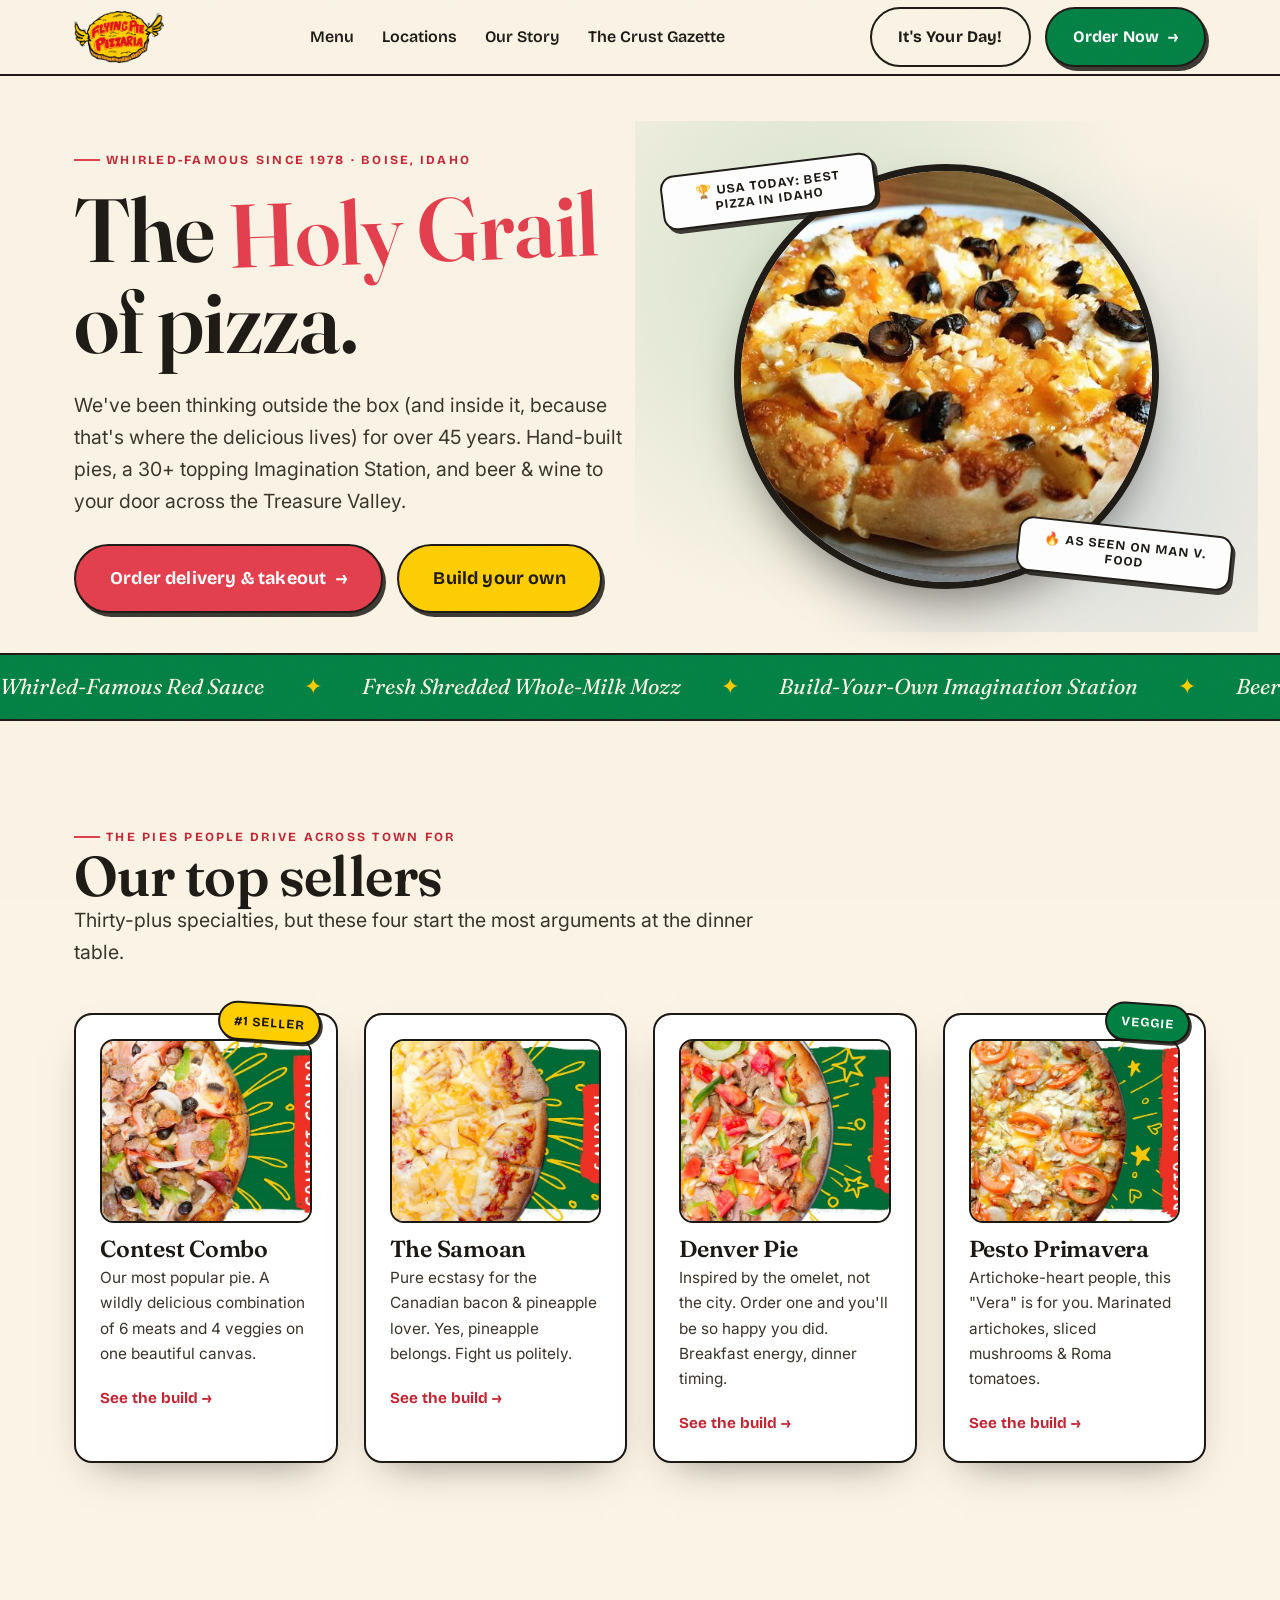
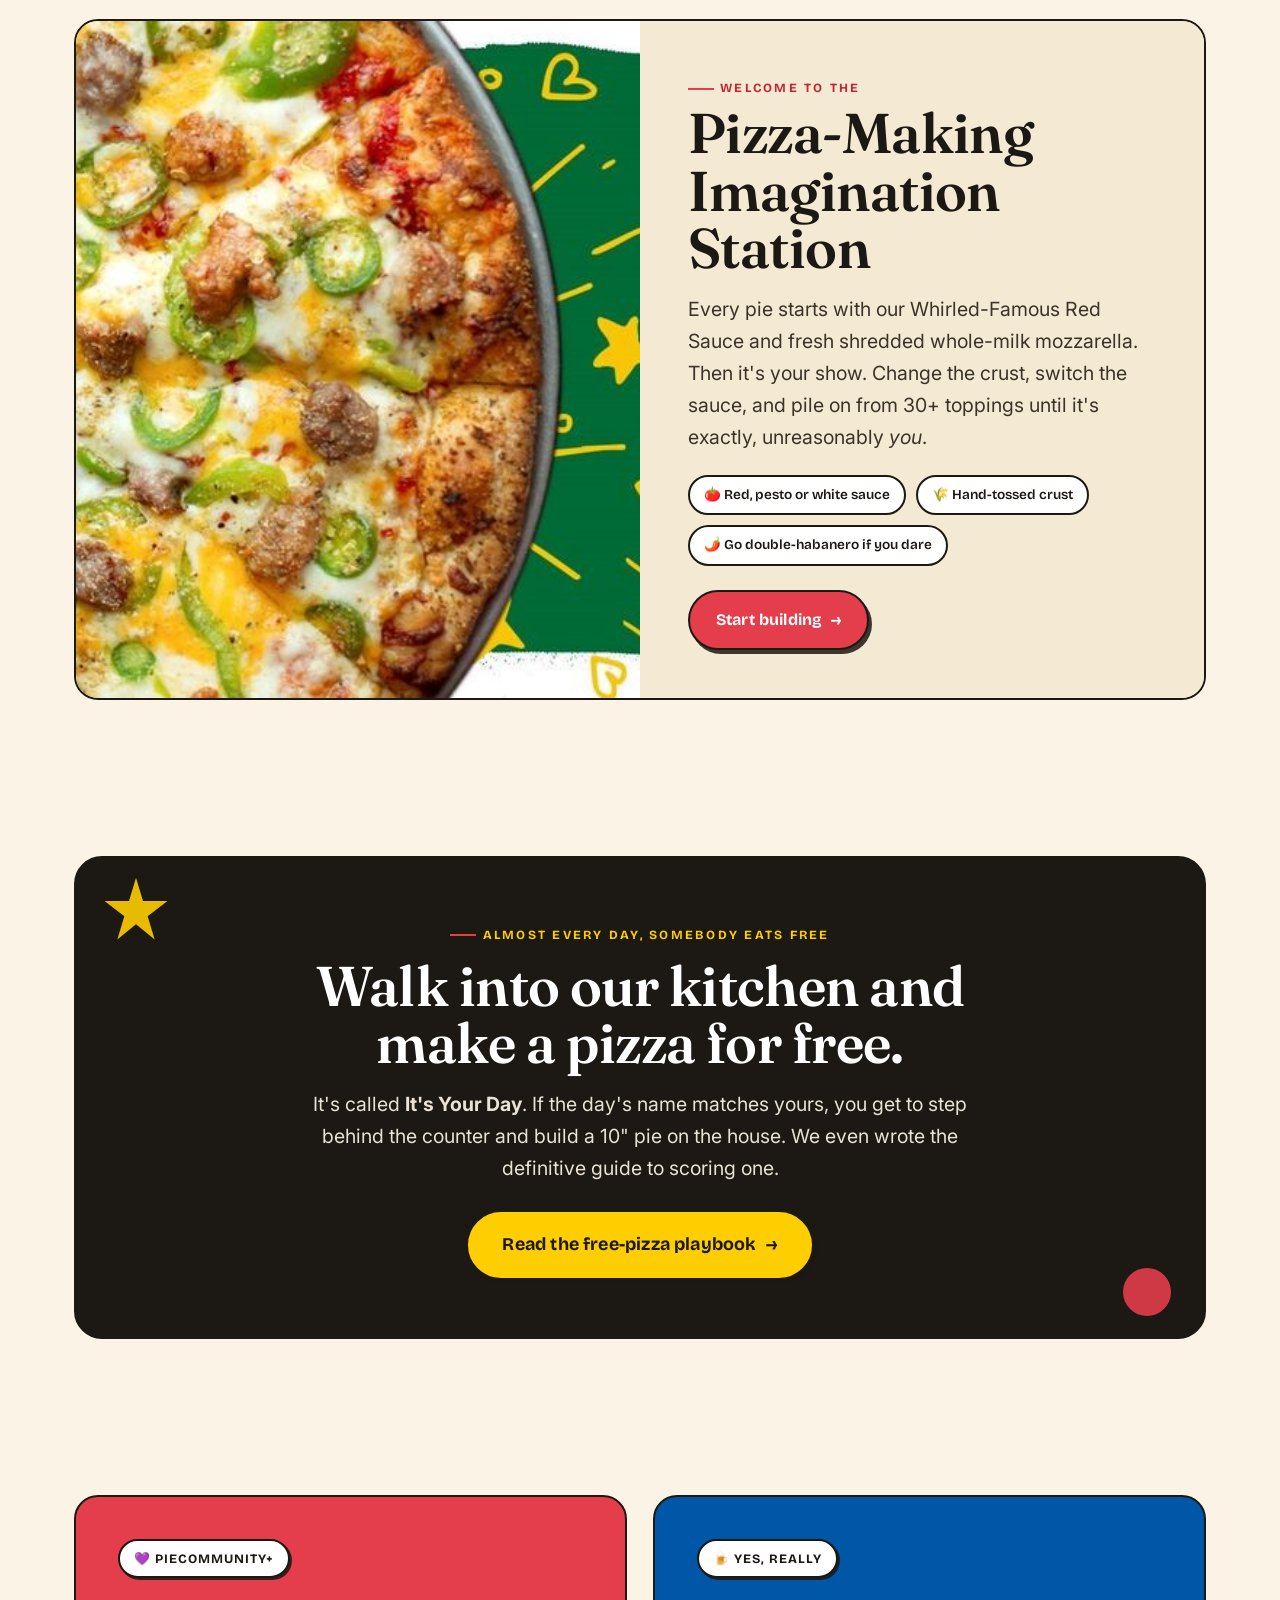
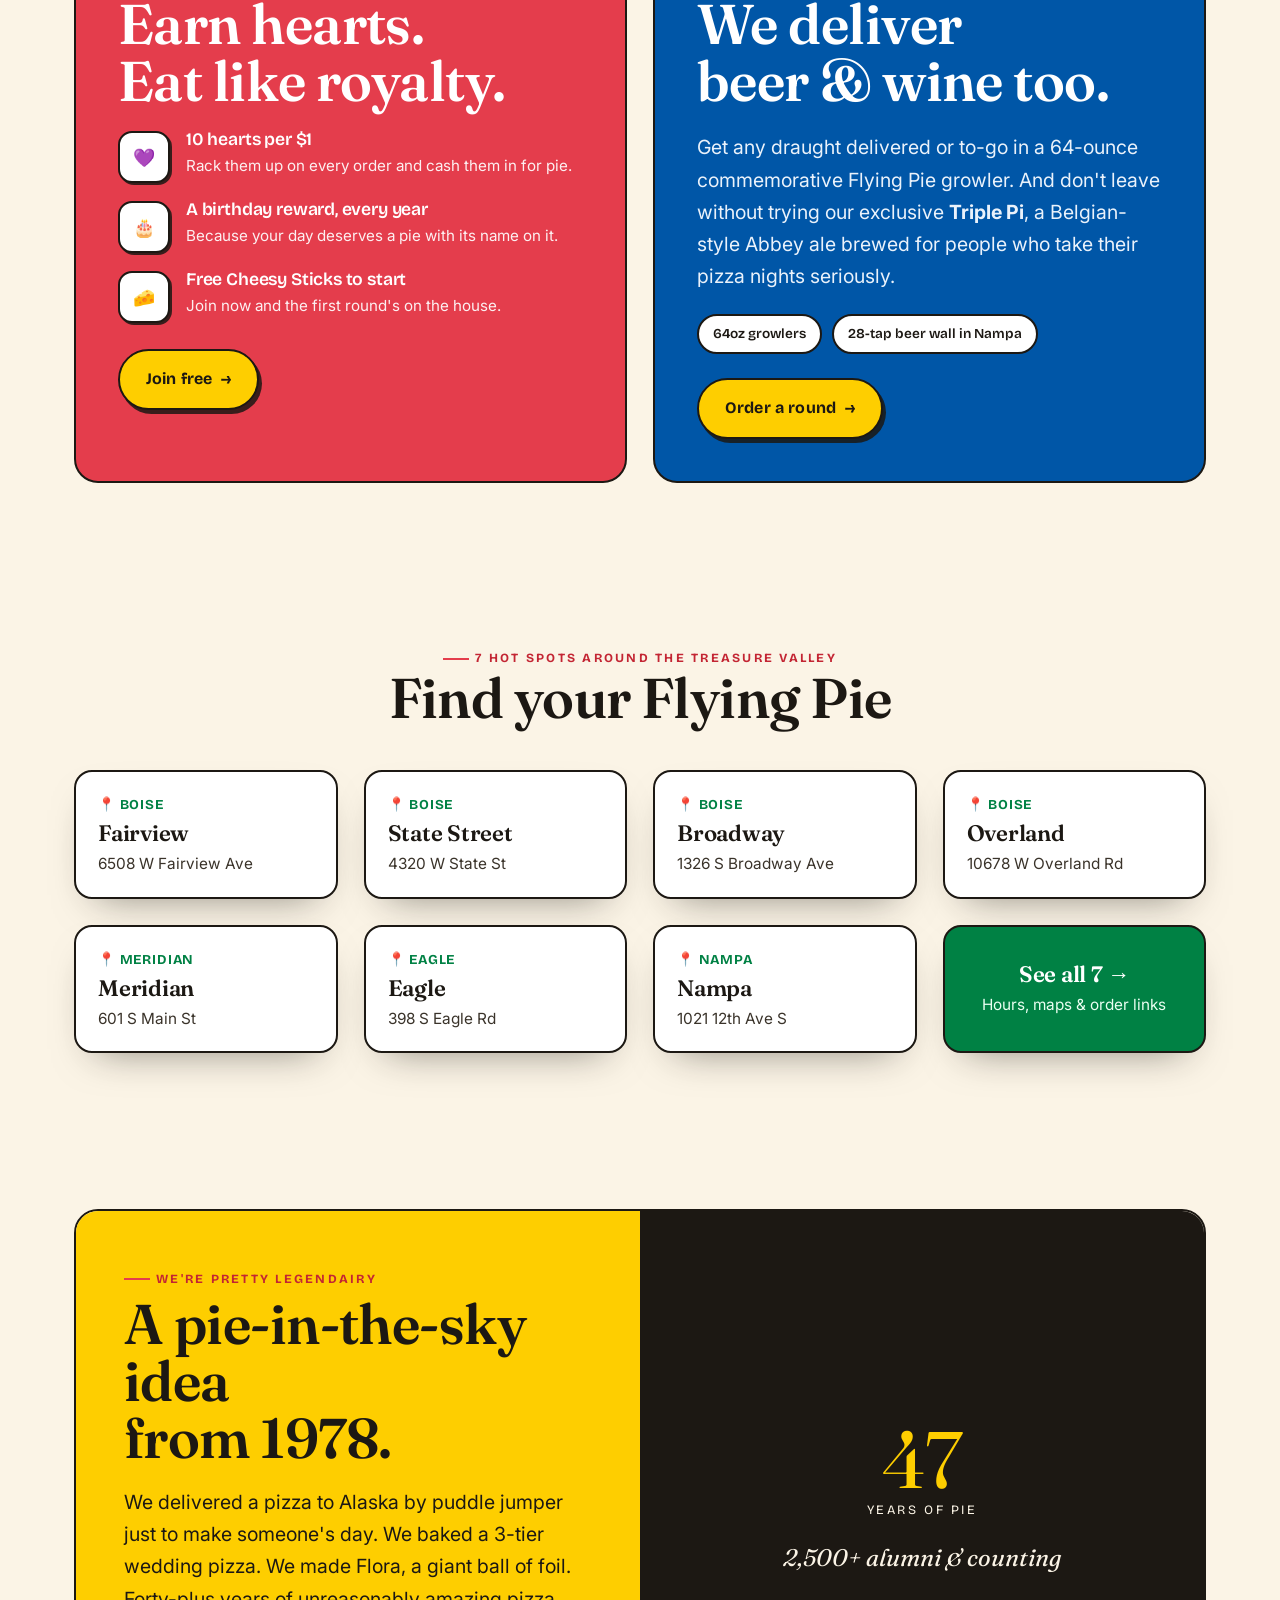
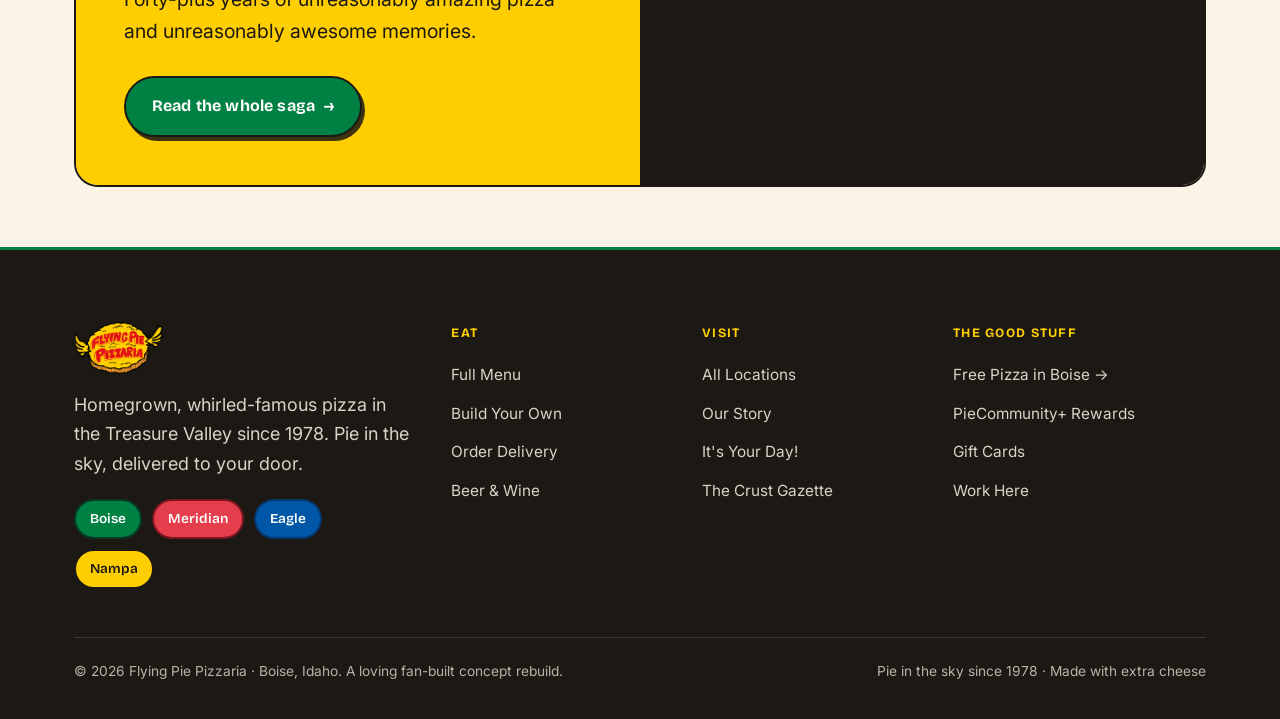
<file: index.html>
<!DOCTYPE html>
<html lang="en">
<head>
<meta charset="UTF-8">
<meta name="viewport" content="width=device-width, initial-scale=1.0">
<title>Flying Pie Pizzaria · The Holy Grail of Pizza in Boise, Idaho</title>
<meta name="description" content="Homegrown, whirled-famous pizza in Boise, Meridian, Eagle & Nampa since 1978. Build your own at the Imagination Station, score a free pie on your day, and get it delivered hot. 7 Treasure Valley locations.">
<link rel="canonical" href="https://flyingpie.example/">
<meta property="og:title" content="Flying Pie Pizzaria · The Holy Grail of Pizza">
<meta property="og:description" content="Unreasonably amazing pizza in the Treasure Valley since 1978. Seven locations, one obsession.">
<meta property="og:type" content="website">
<link rel="icon" type="image/svg+xml" href="assets/logo.svg">
<link rel="preconnect" href="https://fonts.googleapis.com">
<link rel="preconnect" href="https://fonts.gstatic.com" crossorigin>
<link href="https://fonts.googleapis.com/css2?family=Bricolage+Grotesque:opsz,wght@12..96,600;12..96,700;12..96,800&family=Fraunces:ital,opsz,wght@0,9..144,500;0,9..144,600;1,9..144,500;1,9..144,600&family=Inter:wght@400;500;600;700&display=swap" rel="stylesheet">
<link rel="stylesheet" href="css/style.css">
<script type="application/ld+json">
{
  "@context":"https://schema.org",
  "@type":"Restaurant",
  "name":"Flying Pie Pizzaria",
  "servesCuisine":"Pizza",
  "priceRange":"$$",
  "url":"https://flyingpie.example/",
  "foundingDate":"1978",
  "areaServed":["Boise","Meridian","Eagle","Nampa"],
  "aggregateRating":{"@type":"AggregateRating","ratingValue":"4.7","reviewCount":"5200"},
  "department":[
    {"@type":"Restaurant","name":"Flying Pie Fairview","telephone":"+12083450000","address":{"@type":"PostalAddress","streetAddress":"6508 W Fairview Ave","addressLocality":"Boise","addressRegion":"ID","postalCode":"83704"}},
    {"@type":"Restaurant","name":"Flying Pie Meridian","telephone":"+12088889500","address":{"@type":"PostalAddress","streetAddress":"601 S Main St","addressLocality":"Meridian","addressRegion":"ID","postalCode":"83642"}},
    {"@type":"Restaurant","name":"Flying Pie Nampa","telephone":"+12084537400","address":{"@type":"PostalAddress","streetAddress":"1021 12th Ave S","addressLocality":"Nampa","addressRegion":"ID","postalCode":"83651"}},
    {"@type":"Restaurant","name":"Flying Pie Eagle","telephone":"+12083985300","address":{"@type":"PostalAddress","streetAddress":"398 S Eagle Rd","addressLocality":"Eagle","addressRegion":"ID","postalCode":"83616"}}
  ]
}
</script>
</head>
<body>
<header class="nav">
  <div class="wrap nav__row">
    <a class="brandmark" href="index.html" aria-label="Flying Pie home"><img src="assets/flying-pie-logo.png" alt="Flying Pie Pizzaria" class="logo-img"></a>
    <nav class="nav__links" aria-label="Primary">
      <a href="menu.html">Menu</a>
      <a href="locations.html">Locations</a>
      <a href="about.html">Our Story</a>
      <a href="blog/index.html">The Crust Gazette</a>
    </nav>
    <div class="nav__cta">
      <a href="about.html" class="btn btn--ghost" style="box-shadow:none">It's Your Day!</a>
      <a href="order.html" class="btn btn--green">Order Now <span class="arr">&rarr;</span></a>
    </div>
    <button class="nav__burger" aria-label="Menu" aria-expanded="false"><span></span><span></span><span></span></button>
  </div>
</header>
<nav class="mobile-menu" aria-label="Mobile">
  <a href="menu.html">Menu</a>
  <a href="locations.html">Locations</a>
  <a href="about.html">Our Story</a>
  <a href="blog/index.html">The Crust Gazette</a>
  <a href="blog/how-to-eat-pizza-for-free-in-boise.html">Free Pizza Guide</a>
  <a href="order.html" class="btn btn--red">Order Now &rarr;</a>
</nav>

<section class="hero">
  <div class="wrap hero__grid">
    <div class="reveal">
      <span class="eyebrow">Whirled-famous since 1978 · Boise, Idaho</span>
      <h1>The <span class="pop">Holy&nbsp;Grail</span><br>of pizza.</h1>
      <p class="lead">We've been thinking outside the box (and inside it, because that's where the delicious lives) for over 45 years. Hand-built pies, a 30+ topping Imagination Station, and beer &amp; wine to your door across the Treasure Valley.</p>
      <div style="display:flex;gap:14px;flex-wrap:wrap;margin-top:26px">
        <a href="order.html" class="btn btn--red btn--lg">Order delivery &amp; takeout <span class="arr">&rarr;</span></a>
        <a href="order.html" class="btn btn--yellow btn--lg">Build your own</a>
      </div>
    </div>
    <div class="hero__art">
      <div class="hero__sky"></div>
      <span class="badge hero-sticker hero-sticker--tl">🏆 USA Today: Best Pizza in Idaho</span>
      <span class="badge hero-sticker hero-sticker--br">🔥 As seen on Man v. Food</span>
      <img class="hero__pizza" src="assets/food/fd188f29503646159f7cbcb5f861093c.jpg" alt="A whirled-famous Flying Pie pizza, loaded and fresh from the oven" width="440" height="440">
    </div>
  </div>
</section>

<div class="marquee" aria-hidden="true">
  <div class="marquee__track">
    <span>Whirled-Famous Red Sauce</span><span>Fresh Shredded Whole-Milk Mozz</span><span>Build-Your-Own Imagination Station</span><span>Beer &amp; Wine Delivered</span><span>It's Your Day!</span><span>Homegrown Since 1978</span>
  </div>
</div>

<section class="section">
  <div class="wrap">
    <div class="sec-head reveal">
      <span class="eyebrow">The pies people drive across town for</span>
      <h2>Our top sellers</h2>
      <p class="lead">Thirty-plus specialties, but these four start the most arguments at the dinner table.</p>
    </div>
    <div class="grid grid-4">
      <article class="pcard reveal">
        <span class="badge pcard__tag bg-yellow" style="color:var(--ink)">#1 Seller</span>
        <img class="pcard__photo" src="assets/food/c717dc19bd1c4a53b7072cd13a81356d.jpg" alt="Contest Combo" loading="lazy">
        <h3>Contest Combo</h3>
        <p>Our most popular pie. A wildly delicious combination of 6 meats and 4 veggies on one beautiful canvas.</p>
        <a class="more" href="menu.html">See the build &rarr;</a>
      </article>
      <article class="pcard reveal">
        <img class="pcard__photo" src="assets/food/9041b096e27f4f92951b82354c9c50bd.jpg" alt="The Samoan" loading="lazy">
        <h3>The Samoan</h3>
        <p>Pure ecstasy for the Canadian bacon &amp; pineapple lover. Yes, pineapple belongs. Fight us politely.</p>
        <a class="more" href="menu.html">See the build &rarr;</a>
      </article>
      <article class="pcard reveal">
        <img class="pcard__photo" src="assets/food/568aaf280516451a9190871ef9cdd665.jpg" alt="Denver Pie" loading="lazy">
        <h3>Denver Pie</h3>
        <p>Inspired by the omelet, not the city. Order one and you'll be so happy you did. Breakfast energy, dinner timing.</p>
        <a class="more" href="menu.html">See the build &rarr;</a>
      </article>
      <article class="pcard reveal">
        <span class="badge pcard__tag bg-green" style="color:#fff">Veggie</span>
        <img class="pcard__photo" src="assets/food/a9f040e229954c0ea86165e3575755a6.jpg" alt="Pesto Primavera" loading="lazy">
        <h3>Pesto Primavera</h3>
        <p>Artichoke-heart people, this "Vera" is for you. Marinated artichokes, sliced mushrooms &amp; Roma tomatoes.</p>
        <a class="more" href="menu.html">See the build &rarr;</a>
      </article>
    </div>
  </div>
</section>

<section class="section-sm">
  <div class="wrap">
    <div class="panel split reveal">
      <div class="split__media" style="padding:0;overflow:hidden;background:var(--green)"><img src="assets/food/f576eafb0d984512952c0c2b07cd5561.jpg" alt="A build-your-own Flying Pie pizza loaded with toppings" style="width:100%;height:100%;min-height:340px;object-fit:cover" loading="lazy"></div>
      <div class="split__body bg-cream">
        <span class="eyebrow">Welcome to the</span>
        <h2 style="margin:.1em 0 .3em">Pizza-Making<br>Imagination Station</h2>
        <p class="lead">Every pie starts with our Whirled-Famous Red Sauce and fresh shredded whole-milk mozzarella. Then it's your show. Change the crust, switch the sauce, and pile on from 30+ toppings until it's exactly, unreasonably <em>you</em>.</p>
        <div class="chips" style="margin:18px 0 24px">
          <span class="chip">🍅 Red, pesto or white sauce</span>
          <span class="chip">🌾 Hand-tossed crust</span>
          <span class="chip">🌶️ Go double-habanero if you dare</span>
        </div>
        <a href="order.html" class="btn btn--red">Start building <span class="arr">&rarr;</span></a>
      </div>
    </div>
  </div>
</section>

<section class="section">
  <div class="wrap">
    <div class="ctaband bg-ink reveal" style="background:var(--ink)">
      <svg class="doodle" style="top:14px;left:24px;width:70px" viewBox="0 0 60 60"><path d="M30 4 L36 24 L57 24 L40 37 L46 57 L30 44 L14 57 L20 37 L3 24 L24 24 Z" fill="#fece00"/></svg>
      <svg class="doodle" style="bottom:14px;right:26px;width:60px" viewBox="0 0 60 60"><circle cx="30" cy="30" r="24" fill="#e43d4c"/></svg>
      <span class="eyebrow" style="color:var(--yellow);justify-content:center">Almost every day, somebody eats free</span>
      <h2 style="color:#fff;max-width:18ch;margin:.2em auto .3em">Walk into our kitchen and make a pizza for free.</h2>
      <p class="lead" style="color:var(--paper);margin:0 auto 26px;opacity:.92">It's called <strong>It's Your Day</strong>. If the day's name matches yours, you get to step behind the counter and build a 10" pie on the house. We even wrote the definitive guide to scoring one.</p>
      <a href="blog/how-to-eat-pizza-for-free-in-boise.html" class="btn btn--yellow btn--lg">Read the free-pizza playbook <span class="arr">&rarr;</span></a>
    </div>
  </div>
</section>

<section class="section-sm">
  <div class="wrap grid grid-2" style="align-items:stretch">
    <div class="panel bg-red reveal" style="padding:42px;color:#fff">
      <span class="badge" style="color:var(--ink)">💜 PieCommunity+</span>
      <h2 style="color:#fff;margin:.3em 0 .4em">Earn hearts.<br>Eat like royalty.</h2>
      <div style="display:flex;flex-direction:column;gap:18px;margin-top:10px">
        <div class="feature"><span class="feature__ico">💜</span><div><h4 style="color:#fff">10 hearts per $1</h4><p>Rack them up on every order and cash them in for pie.</p></div></div>
        <div class="feature"><span class="feature__ico">🎂</span><div><h4 style="color:#fff">A birthday reward, every year</h4><p>Because your day deserves a pie with its name on it.</p></div></div>
        <div class="feature"><span class="feature__ico">🧀</span><div><h4 style="color:#fff">Free Cheesy Sticks to start</h4><p>Join now and the first round's on the house.</p></div></div>
      </div>
      <a href="locations.html" class="btn btn--yellow" style="margin-top:26px">Join free <span class="arr">&rarr;</span></a>
    </div>
    <div class="panel bg-blue reveal" style="padding:42px;color:#fff">
      <span class="badge" style="color:var(--ink)">🍺 Yes, really</span>
      <h2 style="color:#fff;margin:.3em 0 .4em">We deliver<br>beer &amp; wine too.</h2>
      <p class="lead" style="color:#eaf2fb">Get any draught delivered or to-go in a 64-ounce commemorative Flying Pie growler. And don't leave without trying our exclusive <strong>Triple Pi</strong>, a Belgian-style Abbey ale brewed for people who take their pizza nights seriously.</p>
      <div class="chips" style="margin:8px 0 24px">
        <span class="chip" style="background:#fff;color:var(--ink)">64oz growlers</span>
        <span class="chip" style="background:#fff;color:var(--ink)">28-tap beer wall in Nampa</span>
      </div>
      <a href="order.html" class="btn btn--yellow">Order a round <span class="arr">&rarr;</span></a>
    </div>
  </div>
</section>

<section class="section">
  <div class="wrap">
    <div class="sec-head center reveal">
      <span class="eyebrow" style="justify-content:center">7 hot spots around the Treasure Valley</span>
      <h2>Find your Flying Pie</h2>
    </div>
    <div class="grid grid-4 reveal">
      <a class="loc" href="locations.html"><span class="loc__pin">📍 Boise</span><h3>Fairview</h3><span class="loc__addr">6508 W Fairview Ave</span></a>
      <a class="loc" href="locations.html"><span class="loc__pin">📍 Boise</span><h3>State Street</h3><span class="loc__addr">4320 W State St</span></a>
      <a class="loc" href="locations.html"><span class="loc__pin">📍 Boise</span><h3>Broadway</h3><span class="loc__addr">1326 S Broadway Ave</span></a>
      <a class="loc" href="locations.html"><span class="loc__pin">📍 Boise</span><h3>Overland</h3><span class="loc__addr">10678 W Overland Rd</span></a>
      <a class="loc" href="locations.html"><span class="loc__pin">📍 Meridian</span><h3>Meridian</h3><span class="loc__addr">601 S Main St</span></a>
      <a class="loc" href="locations.html"><span class="loc__pin">📍 Eagle</span><h3>Eagle</h3><span class="loc__addr">398 S Eagle Rd</span></a>
      <a class="loc" href="locations.html"><span class="loc__pin">📍 Nampa</span><h3>Nampa</h3><span class="loc__addr">1021 12th Ave S</span></a>
      <a class="loc bg-green" href="locations.html" style="background:var(--green);color:#fff;justify-content:center;align-items:center;text-align:center"><h3 style="color:#fff">See all 7 &rarr;</h3><span class="loc__addr" style="color:#eafff2">Hours, maps &amp; order links</span></a>
    </div>
  </div>
</section>

<section class="section-sm">
  <div class="wrap">
    <div class="panel split reveal">
      <div class="split__body bg-yellow">
        <span class="eyebrow">We're pretty legendairy</span>
        <h2 style="margin:.1em 0 .35em">A pie-in-the-sky idea<br>from 1978.</h2>
        <p class="lead" style="color:var(--ink)">We delivered a pizza to Alaska by puddle jumper just to make someone's day. We baked a 3-tier wedding pizza. We made Flora, a giant ball of foil. Forty-plus years of unreasonably amazing pizza and unreasonably awesome memories.</p>
        <a href="about.html" class="btn btn--green" style="margin-top:8px">Read the whole saga <span class="arr">&rarr;</span></a>
      </div>
      <div class="split__media bg-ink">
        <div style="text-align:center;color:var(--paper)">
          <div style="font-family:var(--font-display);font-size:5rem;line-height:1;color:var(--yellow)">47</div>
          <div style="font-family:var(--font-grotesk);text-transform:uppercase;letter-spacing:.2em;font-size:.8rem">years of pie</div>
          <div style="margin-top:18px;font-family:var(--font-display);font-style:italic;font-size:1.5rem">2,500+ alumni &amp; counting</div>
        </div>
      </div>
    </div>
  </div>
</section>

<footer class="footer">
  <div class="wrap">
    <div class="footer__grid">
      <div>
        <a class="brandmark" href="index.html" style="color:var(--paper)"><img src="assets/flying-pie-logo.png" alt="Flying Pie Pizzaria" class="logo-img logo-img--footer"></a>
        <p style="margin-top:16px;opacity:.85;max-width:34ch">Homegrown, whirled-famous pizza in the Treasure Valley since 1978. Pie in the sky, delivered to your door.</p>
        <div class="chips" style="margin-top:10px">
          <span class="chip" style="background:var(--green);color:#fff;border-color:#063a23">Boise</span>
          <span class="chip" style="background:var(--red);color:#fff;border-color:#7a1620">Meridian</span>
          <span class="chip" style="background:var(--blue);color:#fff;border-color:#03386e">Eagle</span>
          <span class="chip" style="background:var(--yellow);color:var(--ink)">Nampa</span>
        </div>
      </div>
      <div>
        <h5>Eat</h5>
        <ul>
          <li><a href="menu.html">Full Menu</a></li>
          <li><a href="order.html">Build Your Own</a></li>
          <li><a href="order.html">Order Delivery</a></li>
          <li><a href="menu.html#drinks">Beer &amp; Wine</a></li>
        </ul>
      </div>
      <div>
        <h5>Visit</h5>
        <ul>
          <li><a href="locations.html">All Locations</a></li>
          <li><a href="about.html">Our Story</a></li>
          <li><a href="about.html#iyd">It's Your Day!</a></li>
          <li><a href="blog/index.html">The Crust Gazette</a></li>
        </ul>
      </div>
      <div>
        <h5>The good stuff</h5>
        <ul>
          <li><a href="blog/how-to-eat-pizza-for-free-in-boise.html">Free Pizza in Boise &rarr;</a></li>
          <li><a href="locations.html">PieCommunity+ Rewards</a></li>
          <li><a href="locations.html">Gift Cards</a></li>
          <li><a href="about.html">Work Here</a></li>
        </ul>
      </div>
    </div>
    <div class="footer__bottom">
      <span>© <span data-year>2026</span> Flying Pie Pizzaria · Boise, Idaho. A loving fan-built concept rebuild.</span>
      <span>Pie in the sky since 1978 · Made with extra cheese</span>
    </div>
  </div>
</footer>

<script src="js/main.js"></script>
</body>
</html>
</file>
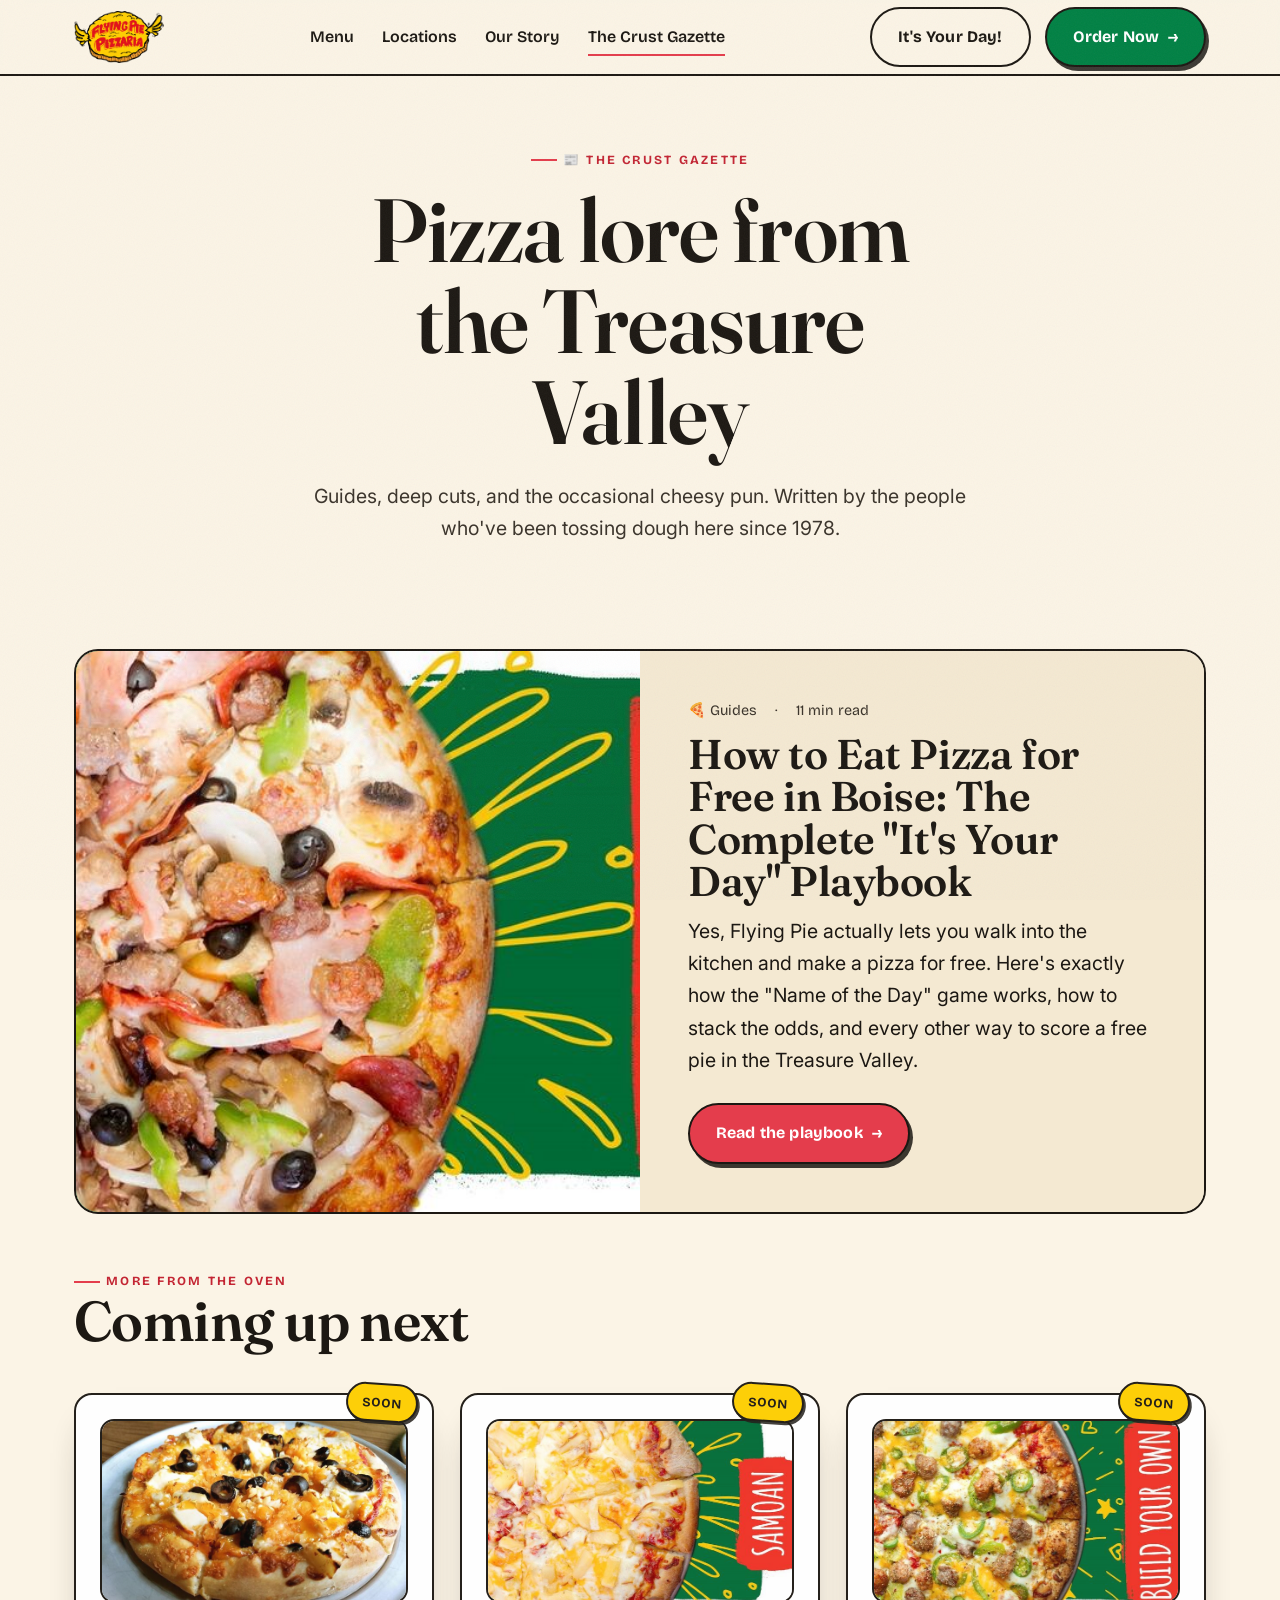
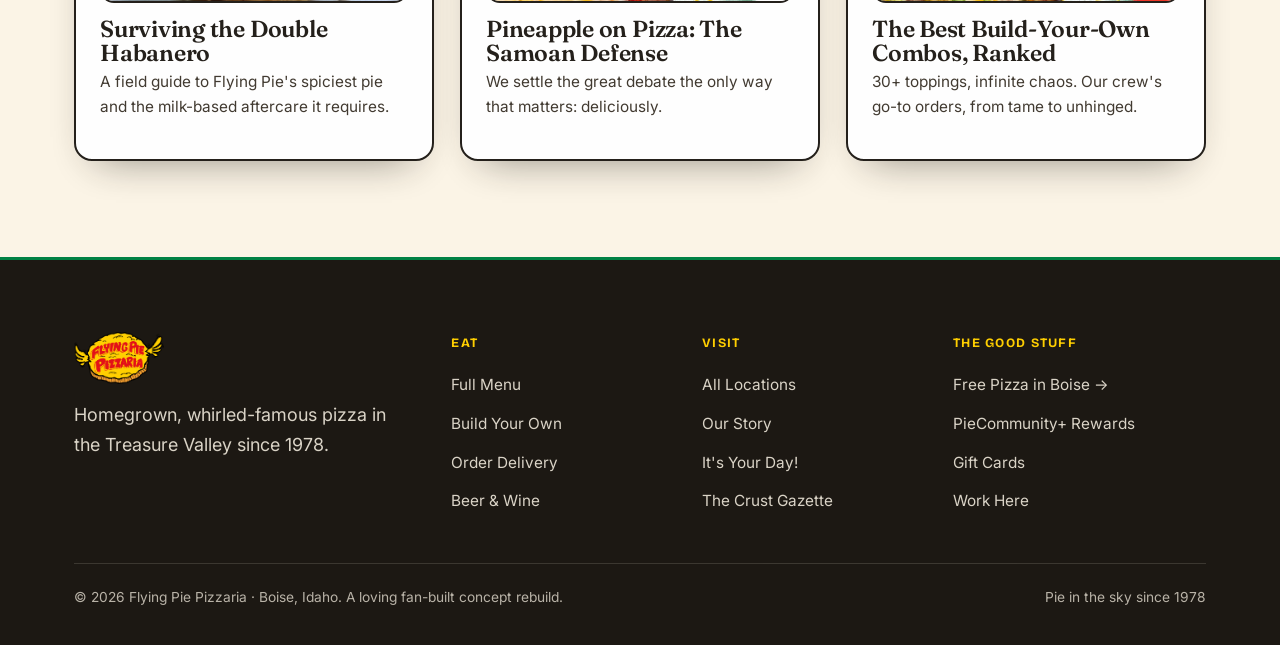
<file: blog/index.html>
<!DOCTYPE html>
<html lang="en">
<head>
<meta charset="UTF-8">
<meta name="viewport" content="width=device-width, initial-scale=1.0">
<title>The Crust Gazette · Flying Pie's Boise Pizza Blog</title>
<meta name="description" content="Stories, guides and Treasure Valley pizza lore from Flying Pie. Start with the definitive guide to scoring free pizza in Boise.">
<link rel="canonical" href="https://flyingpie.example/blog/">
<link rel="icon" type="image/svg+xml" href="../assets/logo.svg">
<link rel="preconnect" href="https://fonts.googleapis.com">
<link rel="preconnect" href="https://fonts.gstatic.com" crossorigin>
<link href="https://fonts.googleapis.com/css2?family=Bricolage+Grotesque:opsz,wght@12..96,600;12..96,700;12..96,800&family=Fraunces:ital,opsz,wght@0,9..144,500;0,9..144,600;1,9..144,500;1,9..144,600&family=Inter:wght@400;500;600;700&display=swap" rel="stylesheet">
<link rel="stylesheet" href="../css/style.css">
</head>
<body>
<header class="nav">
  <div class="wrap nav__row">
    <a class="brandmark" href="../index.html" aria-label="Flying Pie home"><img src="../assets/flying-pie-logo.png" alt="Flying Pie Pizzaria" class="logo-img"></a>
    <nav class="nav__links" aria-label="Primary">
      <a href="../menu.html">Menu</a><a href="../locations.html">Locations</a><a href="../about.html">Our Story</a><a href="index.html" class="is-active">The Crust Gazette</a>
    </nav>
    <div class="nav__cta">
      <a href="../about.html#iyd" class="btn btn--ghost" style="box-shadow:none">It's Your Day!</a>
      <a href="../order.html" class="btn btn--green">Order Now <span class="arr">→</span></a>
    </div>
    <button class="nav__burger" aria-label="Menu" aria-expanded="false"><span></span><span></span><span></span></button>
  </div>
</header>
<nav class="mobile-menu" aria-label="Mobile"><a href="../menu.html">Menu</a><a href="../locations.html">Locations</a><a href="../about.html">Our Story</a><a href="index.html">The Crust Gazette</a><a href="../order.html" class="btn btn--red">Order Now →</a></nav>

<section class="hero" style="padding-bottom:8px">
  <div class="wrap" style="text-align:center;max-width:720px">
    <span class="eyebrow" style="justify-content:center">📰 The Crust Gazette</span>
    <h1 class="reveal">Pizza lore from<br>the Treasure Valley</h1>
    <p class="lead reveal" style="margin:0 auto">Guides, deep cuts, and the occasional cheesy pun. Written by the people who've been tossing dough here since 1978.</p>
  </div>
</section>

<section class="section">
  <div class="wrap">

    <!-- FEATURED -->
    <a class="panel split reveal" href="how-to-eat-pizza-for-free-in-boise.html" style="display:grid;text-decoration:none;margin-bottom:48px">
      <div class="split__media bg-green" style="min-height:300px;position:relative;overflow:hidden">
        <span class="badge" style="position:absolute;top:18px;left:18px;color:var(--ink)">★ Featured guide</span>
        <img src="../assets/food/c717dc19bd1c4a53b7072cd13a81356d.jpg" alt="A loaded Flying Pie pizza" style="position:absolute;inset:0;width:100%;height:100%;object-fit:cover" loading="lazy">
      </div>
      <div class="split__body bg-cream">
        <div class="post-meta" style="margin-top:0"><span>🍕 Guides</span><span>·</span><span>11 min read</span></div>
        <h2 style="margin:.25em 0 .3em;font-size:clamp(1.7rem,3.4vw,2.6rem)">How to Eat Pizza for Free in Boise: The Complete "It's Your Day" Playbook</h2>
        <p class="lead" style="color:var(--ink)">Yes, Flying Pie actually lets you walk into the kitchen and make a pizza for free. Here's exactly how the "Name of the Day" game works, how to stack the odds, and every other way to score a free pie in the Treasure Valley.</p>
        <span class="btn btn--red" style="margin-top:6px">Read the playbook <span class="arr">→</span></span>
      </div>
    </a>

    <!-- MORE -->
    <div class="sec-head reveal"><span class="eyebrow">More from the oven</span><h2>Coming up next</h2></div>
    <div class="grid grid-3">
      <article class="pcard reveal" style="opacity:.96">
        <span class="badge pcard__tag bg-yellow" style="color:var(--ink)">Soon</span>
        <img class="pcard__photo" src="../assets/food/fd188f29503646159f7cbcb5f861093c.jpg" alt="Surviving the Double Habanero" loading="lazy">
        <h3>Surviving the Double Habanero</h3><p>A field guide to Flying Pie's spiciest pie and the milk-based aftercare it requires.</p>
      </article>
      <article class="pcard reveal" style="opacity:.96">
        <span class="badge pcard__tag bg-yellow" style="color:var(--ink)">Soon</span>
        <img class="pcard__photo" src="../assets/food/9041b096e27f4f92951b82354c9c50bd.jpg" alt="Pineapple on Pizza: The Samoan Defense" loading="lazy">
        <h3>Pineapple on Pizza: The Samoan Defense</h3><p>We settle the great debate the only way that matters: deliciously.</p>
      </article>
      <article class="pcard reveal" style="opacity:.96">
        <span class="badge pcard__tag bg-yellow" style="color:var(--ink)">Soon</span>
        <img class="pcard__photo" src="../assets/food/f576eafb0d984512952c0c2b07cd5561.jpg" alt="The Best Build-Your-Own Combos, Ranked" loading="lazy">
        <h3>The Best Build-Your-Own Combos, Ranked</h3><p>30+ toppings, infinite chaos. Our crew's go-to orders, from tame to unhinged.</p>
      </article>
    </div>

  </div>
</section>

<footer class="footer">
  <div class="wrap">
    <div class="footer__grid">
      <div><a class="brandmark" href="../index.html" style="color:var(--paper)"><img src="../assets/flying-pie-logo.png" alt="Flying Pie Pizzaria" class="logo-img logo-img--footer"></a><p style="margin-top:16px;opacity:.85;max-width:34ch">Homegrown, whirled-famous pizza in the Treasure Valley since 1978.</p></div>
      <div><h5>Eat</h5><ul><li><a href="../menu.html">Full Menu</a></li><li><a href="../order.html">Build Your Own</a></li><li><a href="../order.html">Order Delivery</a></li><li><a href="../menu.html#drinks">Beer &amp; Wine</a></li></ul></div>
      <div><h5>Visit</h5><ul><li><a href="../locations.html">All Locations</a></li><li><a href="../about.html">Our Story</a></li><li><a href="../about.html#iyd">It's Your Day!</a></li><li><a href="index.html">The Crust Gazette</a></li></ul></div>
      <div><h5>The good stuff</h5><ul><li><a href="how-to-eat-pizza-for-free-in-boise.html">Free Pizza in Boise →</a></li><li><a href="../locations.html">PieCommunity+ Rewards</a></li><li><a href="../locations.html">Gift Cards</a></li><li><a href="../about.html">Work Here</a></li></ul></div>
    </div>
    <div class="footer__bottom"><span>© <span data-year>2026</span> Flying Pie Pizzaria · Boise, Idaho. A loving fan-built concept rebuild.</span><span>Pie in the sky since 1978</span></div>
  </div>
</footer>
<script src="../js/main.js"></script>
</body>
</html>
</file>
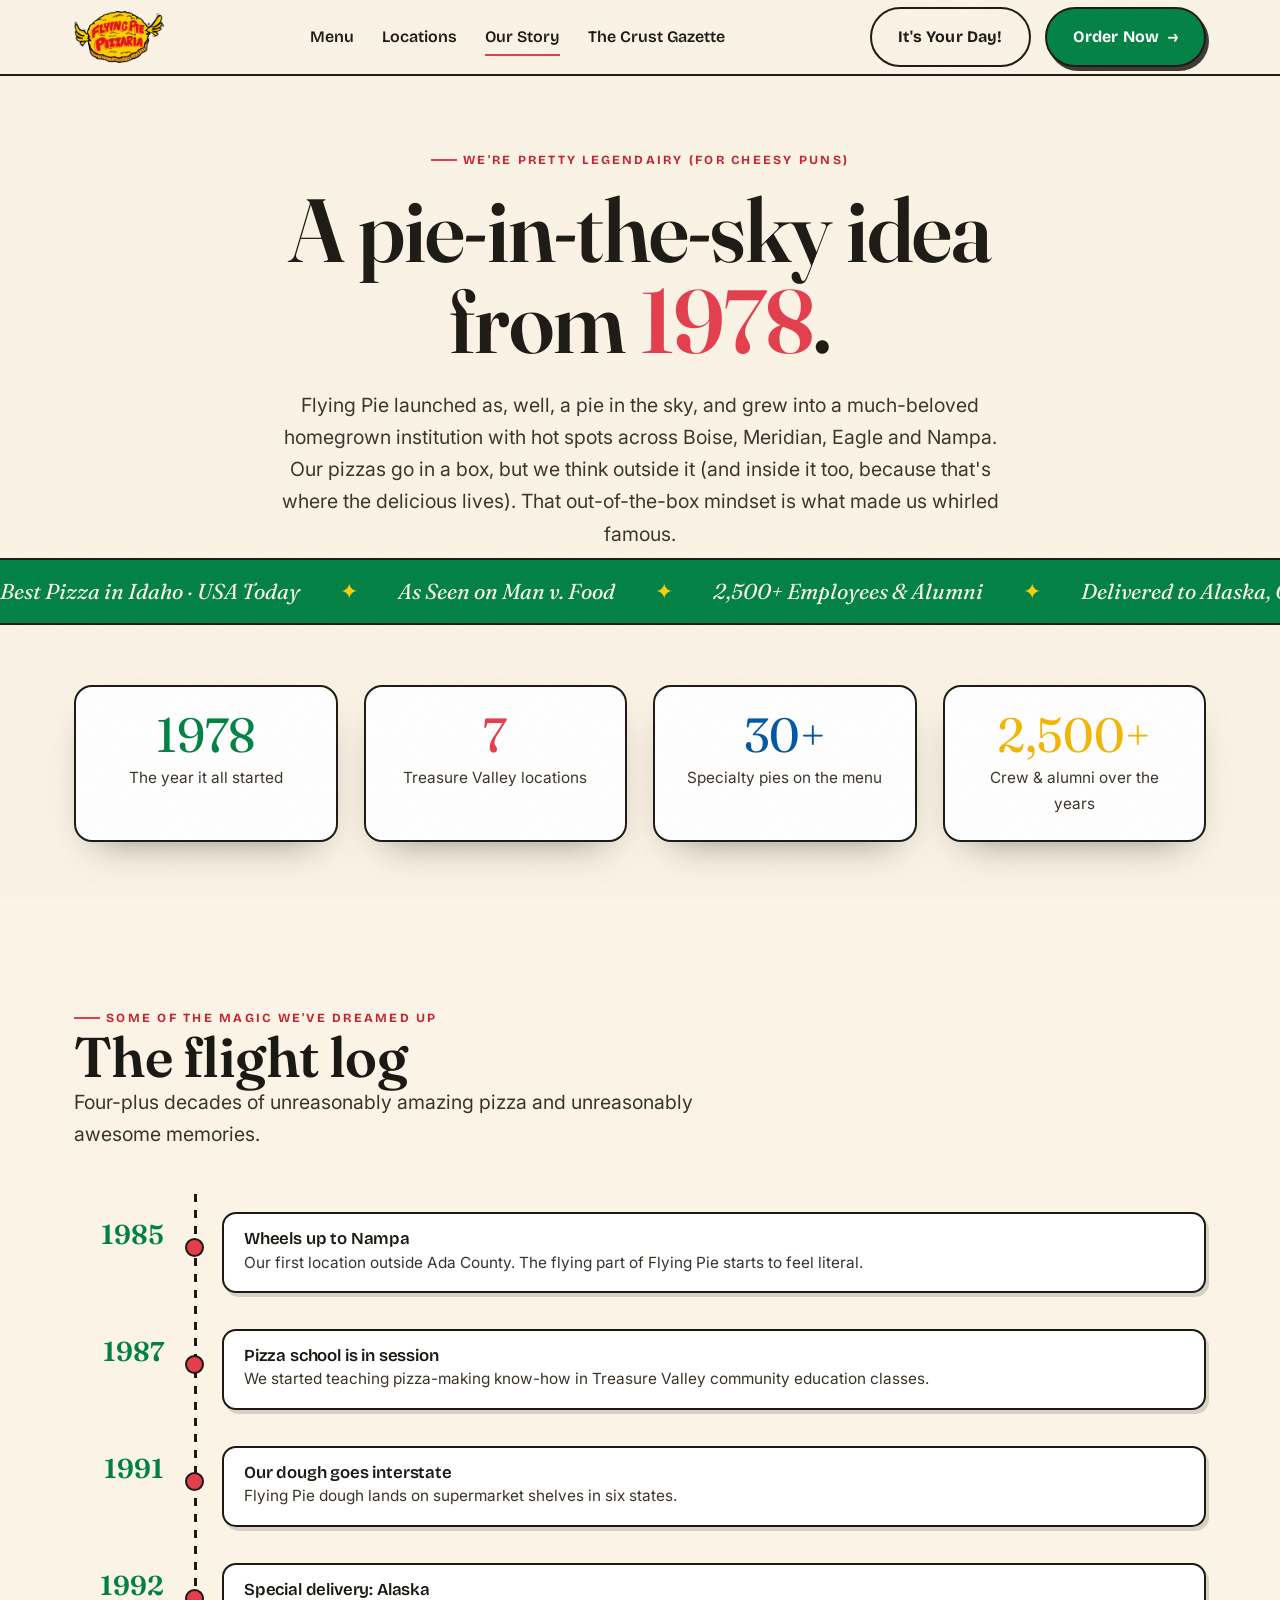
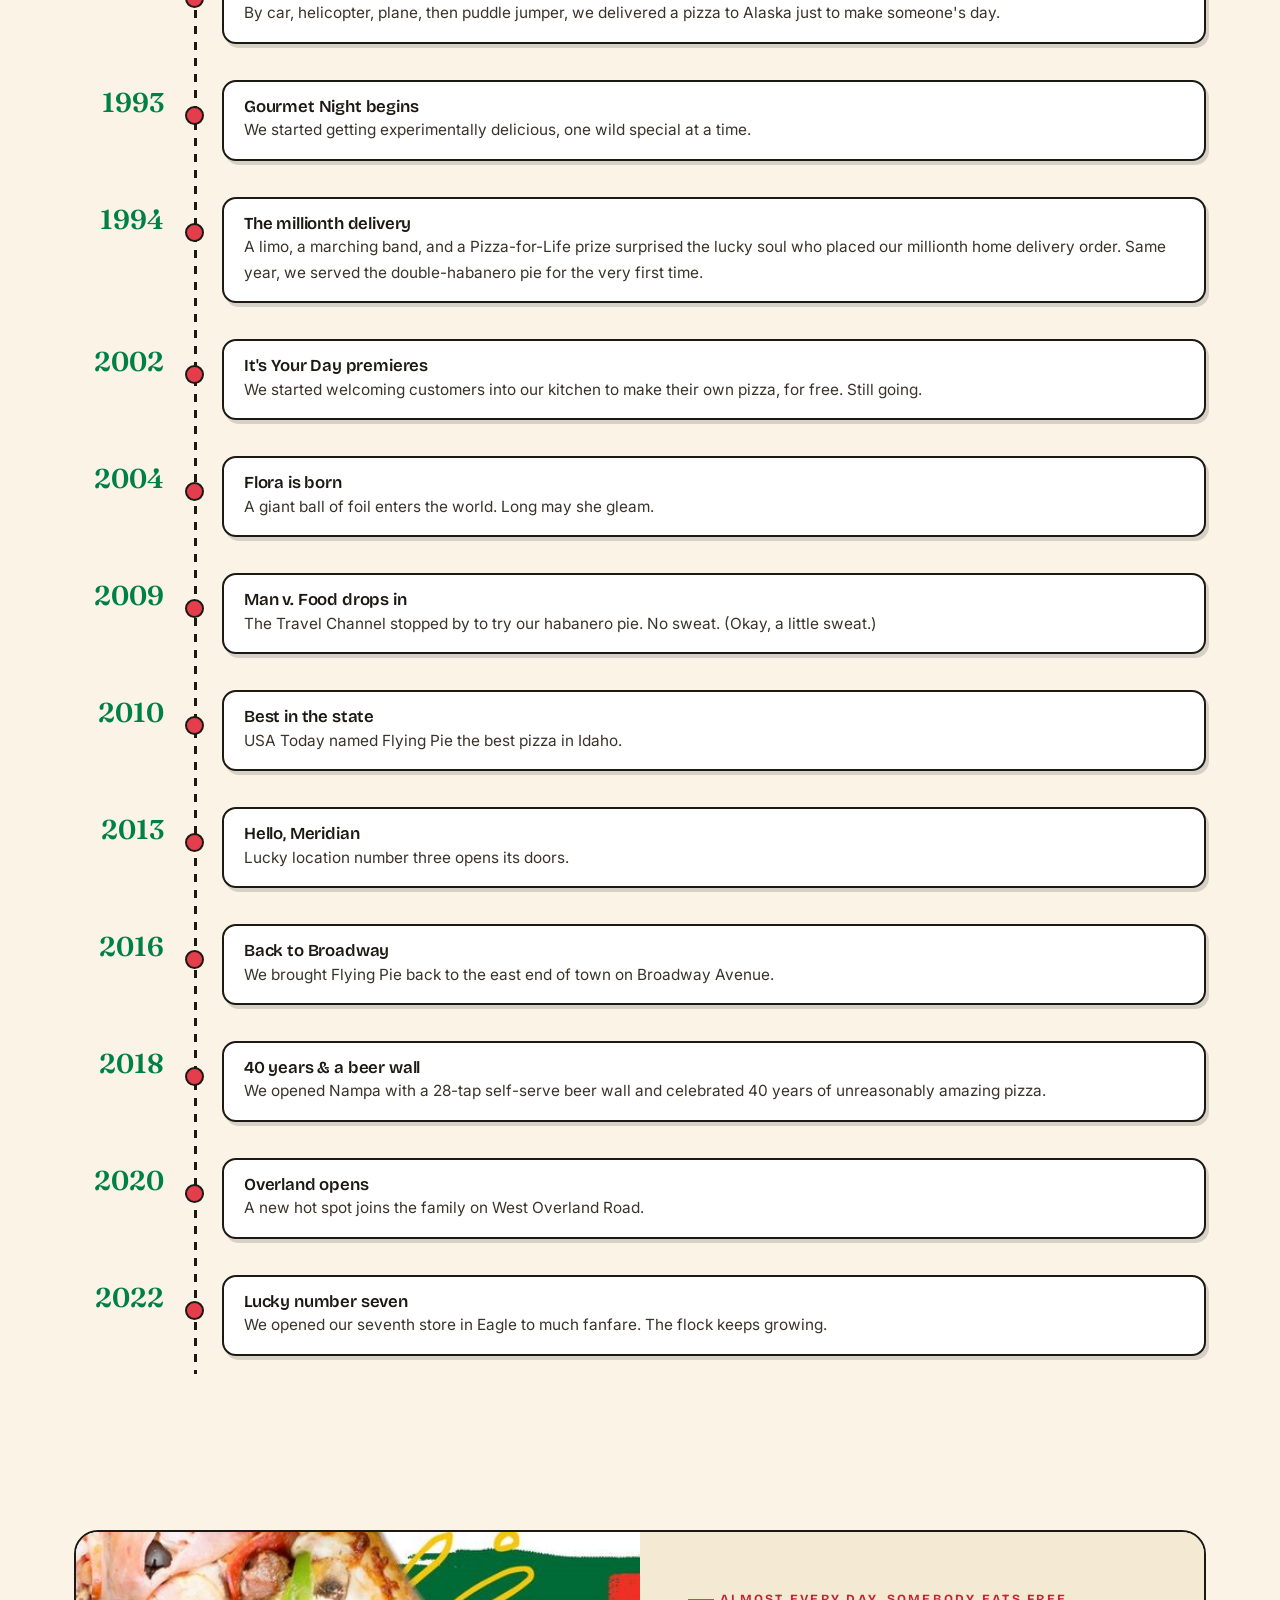
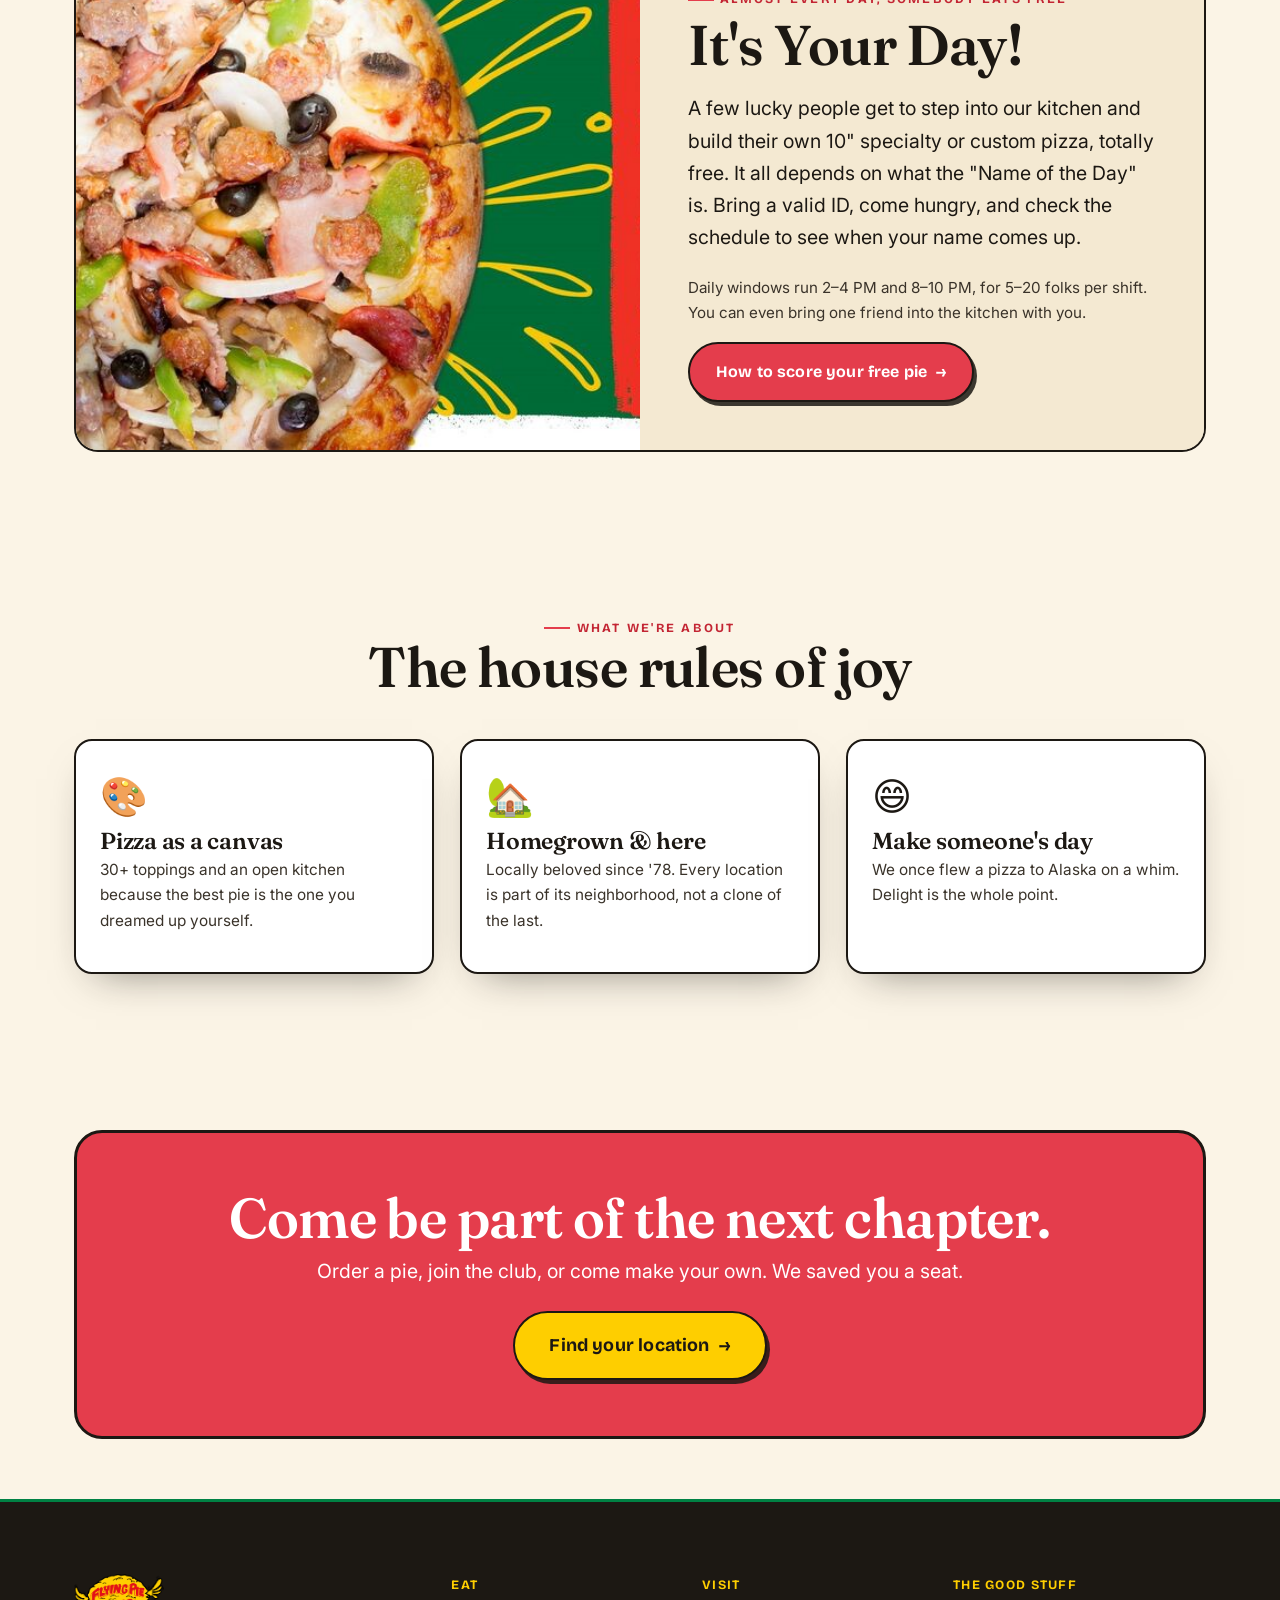
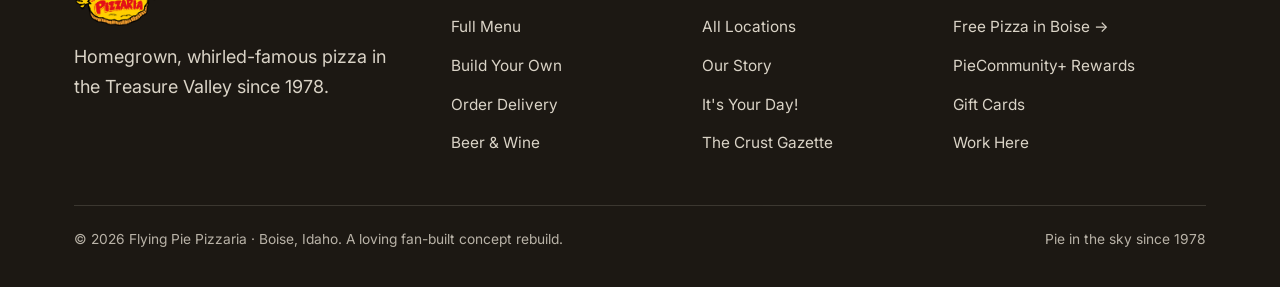
<file: about.html>
<!DOCTYPE html>
<html lang="en">
<head>
<meta charset="UTF-8">
<meta name="viewport" content="width=device-width, initial-scale=1.0">
<title>Our Story · Flying Pie Pizzaria | Pie in the Sky Since 1978</title>
<meta name="description" content="From a 1978 pie-in-the-sky idea to 7 Treasure Valley locations: the Flying Pie story. Pizza delivered to Alaska, a double-habanero on Man v. Food, USA Today's Best Pizza in Idaho, and the free make-your-own It's Your Day game.">
<link rel="canonical" href="https://flyingpie.example/about.html">
<meta property="og:title" content="The Flying Pie Story · pie in the sky since 1978">
<meta property="og:description" content="45+ years of unreasonably amazing pizza and unreasonably awesome memories in the Treasure Valley.">
<link rel="icon" type="image/svg+xml" href="assets/logo.svg">
<link rel="preconnect" href="https://fonts.googleapis.com">
<link rel="preconnect" href="https://fonts.gstatic.com" crossorigin>
<link href="https://fonts.googleapis.com/css2?family=Bricolage+Grotesque:opsz,wght@12..96,600;12..96,700;12..96,800&family=Fraunces:ital,opsz,wght@0,9..144,500;0,9..144,600;1,9..144,500;1,9..144,600&family=Inter:wght@400;500;600;700&display=swap" rel="stylesheet">
<link rel="stylesheet" href="css/style.css">
</head>
<body>
<header class="nav">
  <div class="wrap nav__row">
    <a class="brandmark" href="index.html" aria-label="Flying Pie home"><img src="assets/flying-pie-logo.png" alt="Flying Pie Pizzaria" class="logo-img"></a>
    <nav class="nav__links" aria-label="Primary">
      <a href="menu.html">Menu</a><a href="locations.html">Locations</a><a href="about.html" class="is-active">Our Story</a><a href="blog/index.html">The Crust Gazette</a>
    </nav>
    <div class="nav__cta">
      <a href="#iyd" class="btn btn--ghost" style="box-shadow:none">It's Your Day!</a>
      <a href="order.html" class="btn btn--green">Order Now <span class="arr">→</span></a>
    </div>
    <button class="nav__burger" aria-label="Menu" aria-expanded="false"><span></span><span></span><span></span></button>
  </div>
</header>
<nav class="mobile-menu" aria-label="Mobile"><a href="menu.html">Menu</a><a href="locations.html">Locations</a><a href="about.html">Our Story</a><a href="blog/index.html">The Crust Gazette</a><a href="#iyd">It's Your Day!</a><a href="order.html" class="btn btn--red">Order Now →</a></nav>

<section class="hero" style="padding-bottom:8px">
  <div class="wrap" style="max-width:840px;text-align:center;margin:0 auto">
    <span class="eyebrow" style="justify-content:center">We're pretty legendairy (for cheesy puns)</span>
    <h1 class="reveal">A pie-in-the-sky idea<br>from <span class="u-red">1978</span>.</h1>
    <p class="lead reveal" style="margin:18px auto 0">Flying Pie launched as, well, a pie in the sky, and grew into a much-beloved homegrown institution with hot spots across Boise, Meridian, Eagle and Nampa. Our pizzas go in a box, but we think outside it (and inside it too, because that's where the delicious lives). That out-of-the-box mindset is what made us whirled famous.</p>
  </div>
</section>

<div class="marquee" aria-hidden="true"><div class="marquee__track"><span>Best Pizza in Idaho · USA Today</span><span>As Seen on Man v. Food</span><span>2,500+ Employees &amp; Alumni</span><span>Delivered to Alaska, Once</span><span>40+ Years of Memories</span></div></div>

<!-- stats -->
<section class="section-sm">
  <div class="wrap grid grid-4">
    <div class="pcard center reveal"><div style="font-family:var(--font-display);font-size:3rem;color:var(--green);line-height:1">1978</div><p style="margin:6px 0 0">The year it all started</p></div>
    <div class="pcard center reveal"><div style="font-family:var(--font-display);font-size:3rem;color:var(--red);line-height:1">7</div><p style="margin:6px 0 0">Treasure Valley locations</p></div>
    <div class="pcard center reveal"><div style="font-family:var(--font-display);font-size:3rem;color:var(--blue);line-height:1">30+</div><p style="margin:6px 0 0">Specialty pies on the menu</p></div>
    <div class="pcard center reveal"><div style="font-family:var(--font-display);font-size:3rem;color:var(--yellow-deep);line-height:1">2,500+</div><p style="margin:6px 0 0">Crew &amp; alumni over the years</p></div>
  </div>
</section>

<!-- TIMELINE -->
<section class="section">
  <div class="wrap">
    <div class="sec-head reveal"><span class="eyebrow">Some of the magic we've dreamed up</span><h2>The flight log</h2><p class="lead">Four-plus decades of unreasonably amazing pizza and unreasonably awesome memories.</p></div>
    <div class="timeline">
      <div class="tl reveal"><div class="tl__year">1985</div><div class="tl__body"><h4>Wheels up to Nampa</h4><p>Our first location outside Ada County. The flying part of Flying Pie starts to feel literal.</p></div></div>
      <div class="tl reveal"><div class="tl__year">1987</div><div class="tl__body"><h4>Pizza school is in session</h4><p>We started teaching pizza-making know-how in Treasure Valley community education classes.</p></div></div>
      <div class="tl reveal"><div class="tl__year">1991</div><div class="tl__body"><h4>Our dough goes interstate</h4><p>Flying Pie dough lands on supermarket shelves in six states.</p></div></div>
      <div class="tl reveal"><div class="tl__year">1992</div><div class="tl__body"><h4>Special delivery: Alaska</h4><p>By car, helicopter, plane, then puddle jumper, we delivered a pizza to Alaska just to make someone's day.</p></div></div>
      <div class="tl reveal"><div class="tl__year">1993</div><div class="tl__body"><h4>Gourmet Night begins</h4><p>We started getting experimentally delicious, one wild special at a time.</p></div></div>
      <div class="tl reveal"><div class="tl__year">1994</div><div class="tl__body"><h4>The millionth delivery</h4><p>A limo, a marching band, and a Pizza-for-Life prize surprised the lucky soul who placed our millionth home delivery order. Same year, we served the double-habanero pie for the very first time.</p></div></div>
      <div class="tl reveal"><div class="tl__year">2002</div><div class="tl__body"><h4>It's Your Day premieres</h4><p>We started welcoming customers into our kitchen to make their own pizza, for free. Still going.</p></div></div>
      <div class="tl reveal"><div class="tl__year">2004</div><div class="tl__body"><h4>Flora is born</h4><p>A giant ball of foil enters the world. Long may she gleam.</p></div></div>
      <div class="tl reveal"><div class="tl__year">2009</div><div class="tl__body"><h4>Man v. Food drops in</h4><p>The Travel Channel stopped by to try our habanero pie. No sweat. (Okay, a little sweat.)</p></div></div>
      <div class="tl reveal"><div class="tl__year">2010</div><div class="tl__body"><h4>Best in the state</h4><p>USA Today named Flying Pie the best pizza in Idaho.</p></div></div>
      <div class="tl reveal"><div class="tl__year">2013</div><div class="tl__body"><h4>Hello, Meridian</h4><p>Lucky location number three opens its doors.</p></div></div>
      <div class="tl reveal"><div class="tl__year">2016</div><div class="tl__body"><h4>Back to Broadway</h4><p>We brought Flying Pie back to the east end of town on Broadway Avenue.</p></div></div>
      <div class="tl reveal"><div class="tl__year">2018</div><div class="tl__body"><h4>40 years &amp; a beer wall</h4><p>We opened Nampa with a 28-tap self-serve beer wall and celebrated 40 years of unreasonably amazing pizza.</p></div></div>
      <div class="tl reveal"><div class="tl__year">2020</div><div class="tl__body"><h4>Overland opens</h4><p>A new hot spot joins the family on West Overland Road.</p></div></div>
      <div class="tl reveal"><div class="tl__year">2022</div><div class="tl__body"><h4>Lucky number seven</h4><p>We opened our seventh store in Eagle to much fanfare. The flock keeps growing.</p></div></div>
    </div>
  </div>
</section>

<!-- IT'S YOUR DAY -->
<section class="section-sm" id="iyd">
  <div class="wrap">
    <div class="panel split reveal">
      <div class="split__media" style="padding:0;background:#1c1813;overflow:hidden"><img src="assets/food/c717dc19bd1c4a53b7072cd13a81356d.jpg" alt="A loaded Flying Pie pizza" style="width:100%;height:100%;min-height:340px;object-fit:cover" loading="lazy"></div>
      <div class="split__body bg-cream">
        <span class="eyebrow">Almost every day, somebody eats free</span>
        <h2 style="margin:.1em 0 .35em">It's Your Day!</h2>
        <p class="lead" style="color:var(--ink)">A few lucky people get to step into our kitchen and build their own 10" specialty or custom pizza, totally free. It all depends on what the "Name of the Day" is. Bring a valid ID, come hungry, and check the schedule to see when your name comes up.</p>
        <p style="font-size:.95rem;color:var(--ink-soft)">Daily windows run 2&ndash;4 PM and 8&ndash;10 PM, for 5&ndash;20 folks per shift. You can even bring one friend into the kitchen with you.</p>
        <a href="blog/how-to-eat-pizza-for-free-in-boise.html" class="btn btn--red">How to score your free pie <span class="arr">→</span></a>
      </div>
    </div>
  </div>
</section>

<!-- VALUES -->
<section class="section">
  <div class="wrap">
    <div class="sec-head center reveal"><span class="eyebrow" style="justify-content:center">What we're about</span><h2>The house rules of joy</h2></div>
    <div class="grid grid-3">
      <div class="pcard reveal"><div style="font-size:2.4rem">🎨</div><h3>Pizza as a canvas</h3><p>30+ toppings and an open kitchen because the best pie is the one you dreamed up yourself.</p></div>
      <div class="pcard reveal"><div style="font-size:2.4rem">🏡</div><h3>Homegrown &amp; here</h3><p>Locally beloved since '78. Every location is part of its neighborhood, not a clone of the last.</p></div>
      <div class="pcard reveal"><div style="font-size:2.4rem">😄</div><h3>Make someone's day</h3><p>We once flew a pizza to Alaska on a whim. Delight is the whole point.</p></div>
    </div>
  </div>
</section>

<section class="section-sm"><div class="wrap"><div class="ctaband reveal">
  <h2>Come be part of the next chapter.</h2>
  <p class="lead" style="color:#fff;margin:8px auto 24px">Order a pie, join the club, or come make your own. We saved you a seat.</p>
  <a href="locations.html" class="btn btn--yellow btn--lg">Find your location <span class="arr">→</span></a>
</div></div></section>

<footer class="footer">
  <div class="wrap">
    <div class="footer__grid">
      <div><a class="brandmark" href="index.html" style="color:var(--paper)"><img src="assets/flying-pie-logo.png" alt="Flying Pie Pizzaria" class="logo-img logo-img--footer"></a><p style="margin-top:16px;opacity:.85;max-width:34ch">Homegrown, whirled-famous pizza in the Treasure Valley since 1978.</p></div>
      <div><h5>Eat</h5><ul><li><a href="menu.html">Full Menu</a></li><li><a href="order.html">Build Your Own</a></li><li><a href="order.html">Order Delivery</a></li><li><a href="menu.html#drinks">Beer &amp; Wine</a></li></ul></div>
      <div><h5>Visit</h5><ul><li><a href="locations.html">All Locations</a></li><li><a href="about.html">Our Story</a></li><li><a href="about.html#iyd">It's Your Day!</a></li><li><a href="blog/index.html">The Crust Gazette</a></li></ul></div>
      <div><h5>The good stuff</h5><ul><li><a href="blog/how-to-eat-pizza-for-free-in-boise.html">Free Pizza in Boise →</a></li><li><a href="locations.html">PieCommunity+ Rewards</a></li><li><a href="locations.html">Gift Cards</a></li><li><a href="about.html">Work Here</a></li></ul></div>
    </div>
    <div class="footer__bottom"><span>© <span data-year>2026</span> Flying Pie Pizzaria · Boise, Idaho. A loving fan-built concept rebuild.</span><span>Pie in the sky since 1978</span></div>
  </div>
</footer>
<script src="js/main.js"></script>
</body>
</html>
</file>
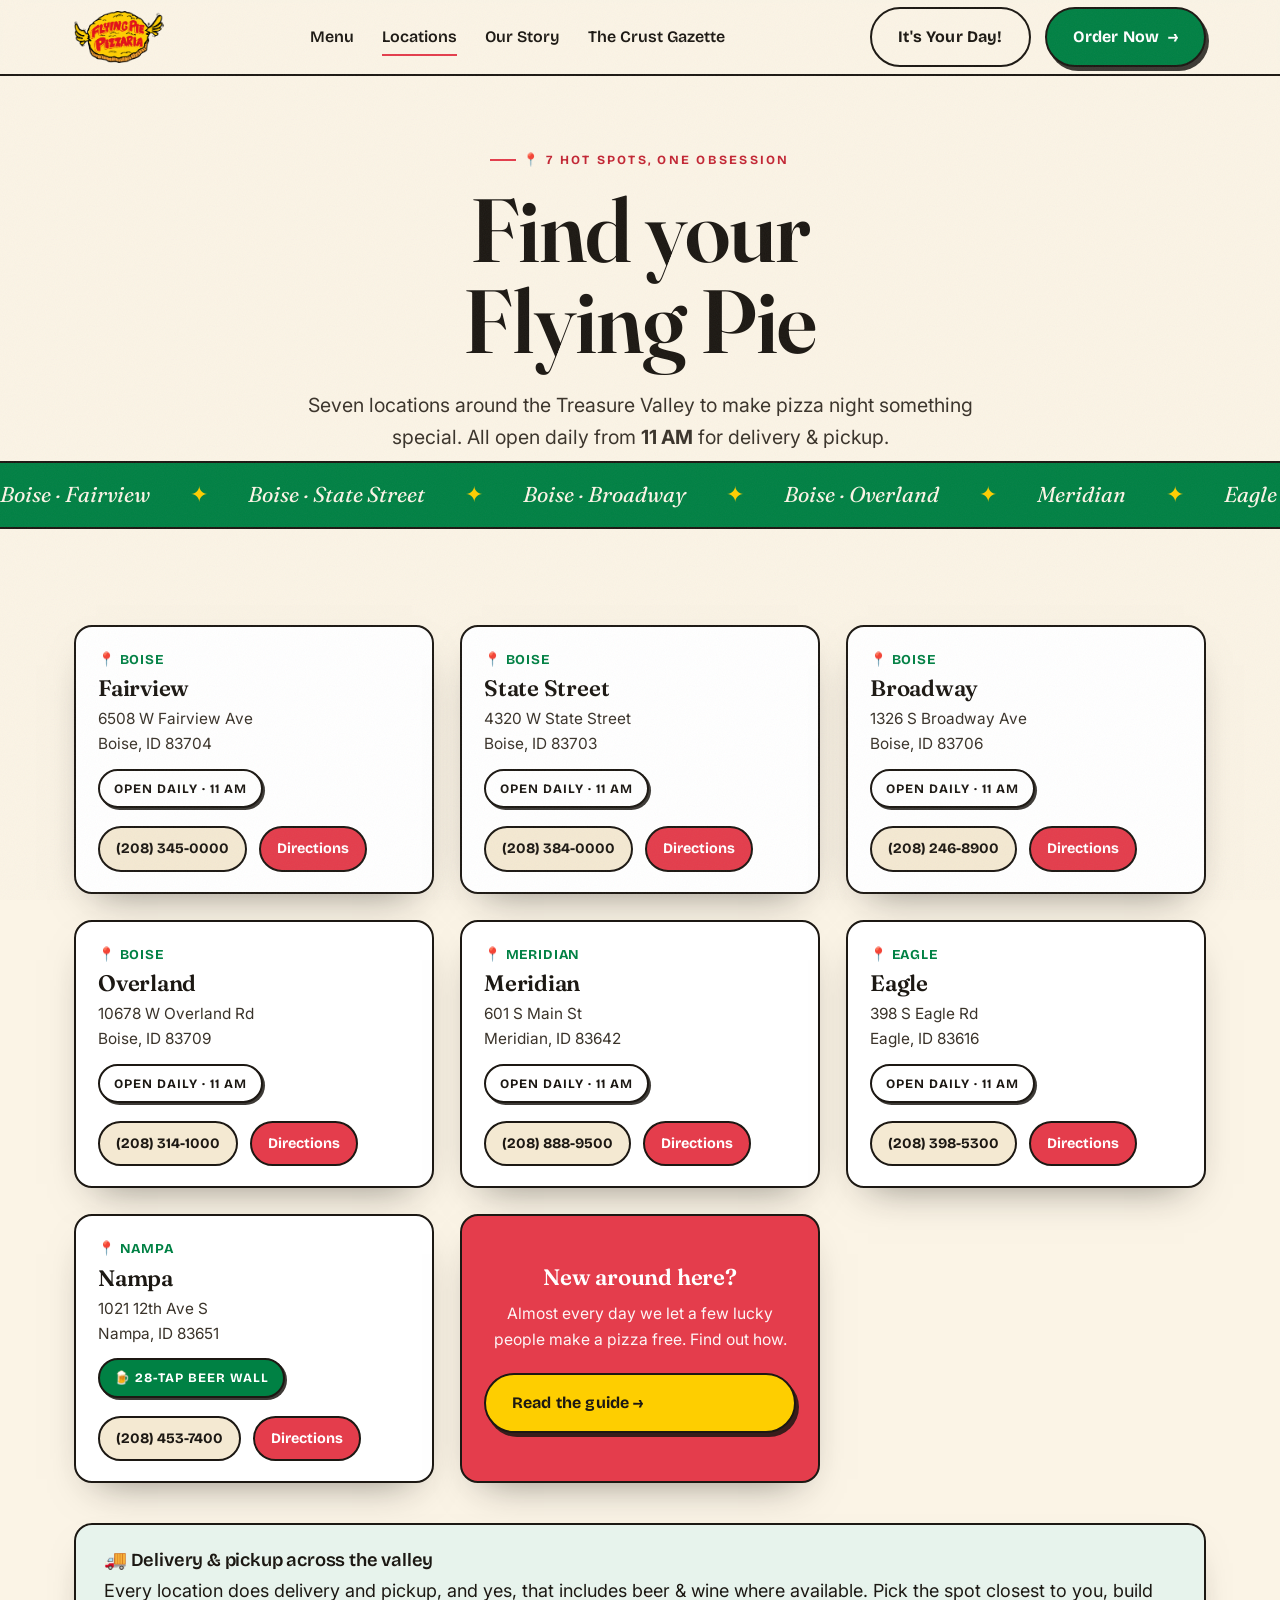
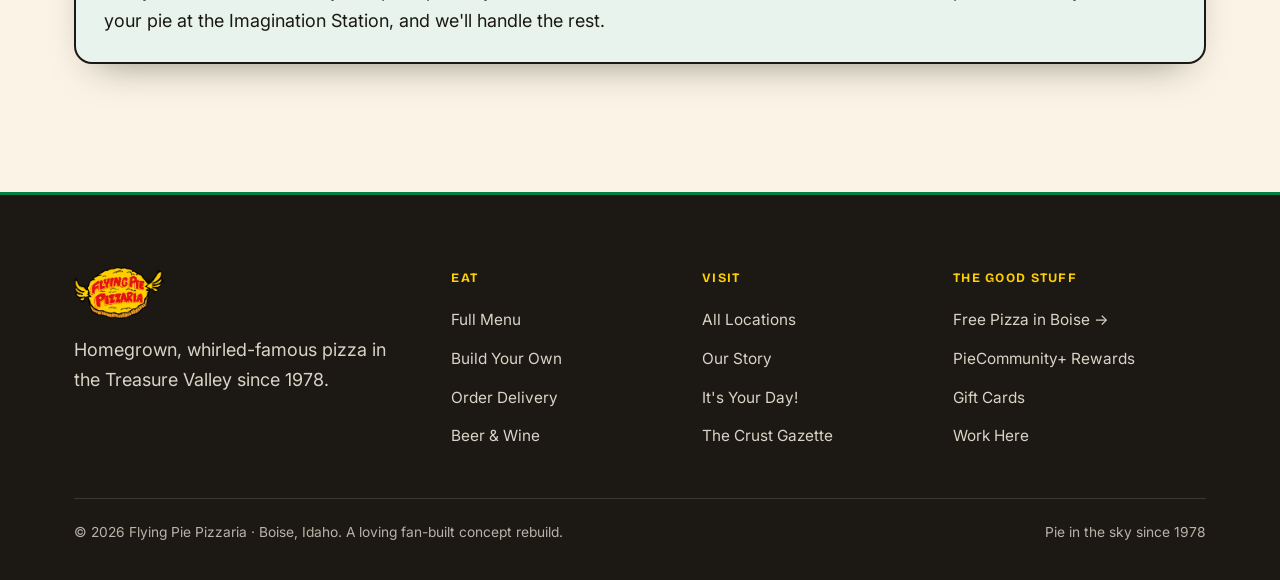
<file: locations.html>
<!DOCTYPE html>
<html lang="en">
<head>
<meta charset="UTF-8">
<meta name="viewport" content="width=device-width, initial-scale=1.0">
<title>Locations · Flying Pie Pizzaria | 7 Treasure Valley Pizzerias</title>
<meta name="description" content="Find a Flying Pie near you: 7 locations across Boise (Fairview, State Street, Broadway, Overland), Meridian, Eagle and Nampa. Addresses, phone numbers, hours and order links. Open daily from 11 AM.">
<link rel="canonical" href="https://flyingpie.example/locations.html">
<meta property="og:title" content="Flying Pie Locations · 7 spots across the Treasure Valley">
<meta property="og:description" content="Boise, Meridian, Eagle & Nampa. Delivery and pickup, open daily from 11 AM.">
<link rel="icon" type="image/svg+xml" href="assets/logo.svg">
<link rel="preconnect" href="https://fonts.googleapis.com">
<link rel="preconnect" href="https://fonts.gstatic.com" crossorigin>
<link href="https://fonts.googleapis.com/css2?family=Bricolage+Grotesque:opsz,wght@12..96,600;12..96,700;12..96,800&family=Fraunces:ital,opsz,wght@0,9..144,500;0,9..144,600;1,9..144,500;1,9..144,600&family=Inter:wght@400;500;600;700&display=swap" rel="stylesheet">
<link rel="stylesheet" href="css/style.css">
</head>
<body>
<header class="nav">
  <div class="wrap nav__row">
    <a class="brandmark" href="index.html" aria-label="Flying Pie home"><img src="assets/flying-pie-logo.png" alt="Flying Pie Pizzaria" class="logo-img"></a>
    <nav class="nav__links" aria-label="Primary">
      <a href="menu.html">Menu</a><a href="locations.html" class="is-active">Locations</a><a href="about.html">Our Story</a><a href="blog/index.html">The Crust Gazette</a>
    </nav>
    <div class="nav__cta">
      <a href="about.html" class="btn btn--ghost" style="box-shadow:none">It's Your Day!</a>
      <a href="order.html" class="btn btn--green">Order Now <span class="arr">→</span></a>
    </div>
    <button class="nav__burger" aria-label="Menu" aria-expanded="false"><span></span><span></span><span></span></button>
  </div>
</header>
<nav class="mobile-menu" aria-label="Mobile"><a href="menu.html">Menu</a><a href="locations.html">Locations</a><a href="about.html">Our Story</a><a href="blog/index.html">The Crust Gazette</a><a href="order.html" class="btn btn--red">Order Now →</a></nav>

<section class="hero" style="padding-bottom:8px">
  <div class="wrap" style="text-align:center;max-width:720px">
    <span class="eyebrow" style="justify-content:center">📍 7 hot spots, one obsession</span>
    <h1 class="reveal">Find your<br>Flying&nbsp;Pie</h1>
    <p class="lead reveal" style="margin:0 auto">Seven locations around the Treasure Valley to make pizza night something special. All open daily from <strong>11&nbsp;AM</strong> for delivery &amp; pickup.</p>
  </div>
</section>

<div class="marquee" aria-hidden="true"><div class="marquee__track"><span>Boise · Fairview</span><span>Boise · State Street</span><span>Boise · Broadway</span><span>Boise · Overland</span><span>Meridian</span><span>Eagle</span><span>Nampa</span></div></div>

<section class="section" id="all">
  <div class="wrap">
    <div class="grid grid-3">

      <article class="loc reveal">
        <span class="loc__pin">📍 Boise</span><h3>Fairview</h3>
        <span class="loc__addr">6508 W Fairview Ave<br>Boise, ID 83704</span>
        <span class="badge" style="align-self:flex-start;margin-top:6px">Open daily · 11 AM</span>
        <div class="loc__row">
          <a class="call" href="tel:+12083450000">(208) 345-0000</a>
          <a class="order" href="https://maps.google.com/?q=Flying+Pie+6508+W+Fairview+Ave+Boise+ID" target="_blank" rel="noopener">Directions</a>
        </div>
      </article>

      <article class="loc reveal">
        <span class="loc__pin">📍 Boise</span><h3>State Street</h3>
        <span class="loc__addr">4320 W State Street<br>Boise, ID 83703</span>
        <span class="badge" style="align-self:flex-start;margin-top:6px">Open daily · 11 AM</span>
        <div class="loc__row">
          <a class="call" href="tel:+12083840000">(208) 384-0000</a>
          <a class="order" href="https://maps.google.com/?q=Flying+Pie+4320+W+State+Street+Boise+ID" target="_blank" rel="noopener">Directions</a>
        </div>
      </article>

      <article class="loc reveal">
        <span class="loc__pin">📍 Boise</span><h3>Broadway</h3>
        <span class="loc__addr">1326 S Broadway Ave<br>Boise, ID 83706</span>
        <span class="badge" style="align-self:flex-start;margin-top:6px">Open daily · 11 AM</span>
        <div class="loc__row">
          <a class="call" href="tel:+12082468900">(208) 246-8900</a>
          <a class="order" href="https://maps.google.com/?q=Flying+Pie+1326+S+Broadway+Ave+Boise+ID" target="_blank" rel="noopener">Directions</a>
        </div>
      </article>

      <article class="loc reveal">
        <span class="loc__pin">📍 Boise</span><h3>Overland</h3>
        <span class="loc__addr">10678 W Overland Rd<br>Boise, ID 83709</span>
        <span class="badge" style="align-self:flex-start;margin-top:6px">Open daily · 11 AM</span>
        <div class="loc__row">
          <a class="call" href="tel:+12083141000">(208) 314-1000</a>
          <a class="order" href="https://maps.google.com/?q=Flying+Pie+10678+W+Overland+Rd+Boise+ID" target="_blank" rel="noopener">Directions</a>
        </div>
      </article>

      <article class="loc reveal">
        <span class="loc__pin">📍 Meridian</span><h3>Meridian</h3>
        <span class="loc__addr">601 S Main St<br>Meridian, ID 83642</span>
        <span class="badge" style="align-self:flex-start;margin-top:6px">Open daily · 11 AM</span>
        <div class="loc__row">
          <a class="call" href="tel:+12088889500">(208) 888-9500</a>
          <a class="order" href="https://maps.google.com/?q=Flying+Pie+601+S+Main+St+Meridian+ID" target="_blank" rel="noopener">Directions</a>
        </div>
      </article>

      <article class="loc reveal">
        <span class="loc__pin">📍 Eagle</span><h3>Eagle</h3>
        <span class="loc__addr">398 S Eagle Rd<br>Eagle, ID 83616</span>
        <span class="badge" style="align-self:flex-start;margin-top:6px">Open daily · 11 AM</span>
        <div class="loc__row">
          <a class="call" href="tel:+12083985300">(208) 398-5300</a>
          <a class="order" href="https://maps.google.com/?q=Flying+Pie+398+S+Eagle+Rd+Eagle+ID" target="_blank" rel="noopener">Directions</a>
        </div>
      </article>

      <article class="loc reveal">
        <span class="loc__pin">📍 Nampa</span><h3>Nampa</h3>
        <span class="loc__addr">1021 12th Ave S<br>Nampa, ID 83651</span>
        <span class="badge" style="background:var(--green);align-self:flex-start;margin-top:6px;color:#fff">🍺 28-tap beer wall</span>
        <div class="loc__row">
          <a class="call" href="tel:+12084537400">(208) 453-7400</a>
          <a class="order" href="https://maps.google.com/?q=Flying+Pie+1021+12th+Ave+S+Nampa+ID" target="_blank" rel="noopener">Directions</a>
        </div>
      </article>

      <article class="loc bg-red reveal" style="background:var(--red);color:#fff;justify-content:center;text-align:center">
        <h3 style="color:#fff">New around here?</h3>
        <p style="color:#fff;opacity:.95;font-size:.98rem;margin:6px 0 14px">Almost every day we let a few lucky people make a pizza free. Find out how.</p>
        <a class="btn btn--yellow" href="blog/how-to-eat-pizza-for-free-in-boise.html">Read the guide →</a>
      </article>

    </div>

    <div class="callout callout--green reveal" style="margin-top:40px">
      <h4>🚚 Delivery &amp; pickup across the valley</h4>
      <p style="margin:0">Every location does delivery and pickup, and yes, that includes beer &amp; wine where available. Pick the spot closest to you, build your pie at the Imagination Station, and we'll handle the rest.</p>
    </div>
  </div>
</section>

<footer class="footer">
  <div class="wrap">
    <div class="footer__grid">
      <div><a class="brandmark" href="index.html" style="color:var(--paper)"><img src="assets/flying-pie-logo.png" alt="Flying Pie Pizzaria" class="logo-img logo-img--footer"></a><p style="margin-top:16px;opacity:.85;max-width:34ch">Homegrown, whirled-famous pizza in the Treasure Valley since 1978.</p></div>
      <div><h5>Eat</h5><ul><li><a href="menu.html">Full Menu</a></li><li><a href="order.html">Build Your Own</a></li><li><a href="order.html">Order Delivery</a></li><li><a href="menu.html#drinks">Beer &amp; Wine</a></li></ul></div>
      <div><h5>Visit</h5><ul><li><a href="locations.html">All Locations</a></li><li><a href="about.html">Our Story</a></li><li><a href="about.html">It's Your Day!</a></li><li><a href="blog/index.html">The Crust Gazette</a></li></ul></div>
      <div><h5>The good stuff</h5><ul><li><a href="blog/how-to-eat-pizza-for-free-in-boise.html">Free Pizza in Boise →</a></li><li><a href="locations.html">PieCommunity+ Rewards</a></li><li><a href="locations.html">Gift Cards</a></li><li><a href="about.html">Work Here</a></li></ul></div>
    </div>
    <div class="footer__bottom"><span>© <span data-year>2026</span> Flying Pie Pizzaria · Boise, Idaho. A loving fan-built concept rebuild.</span><span>Pie in the sky since 1978</span></div>
  </div>
</footer>
<script src="js/main.js"></script>
</body>
</html>
</file>
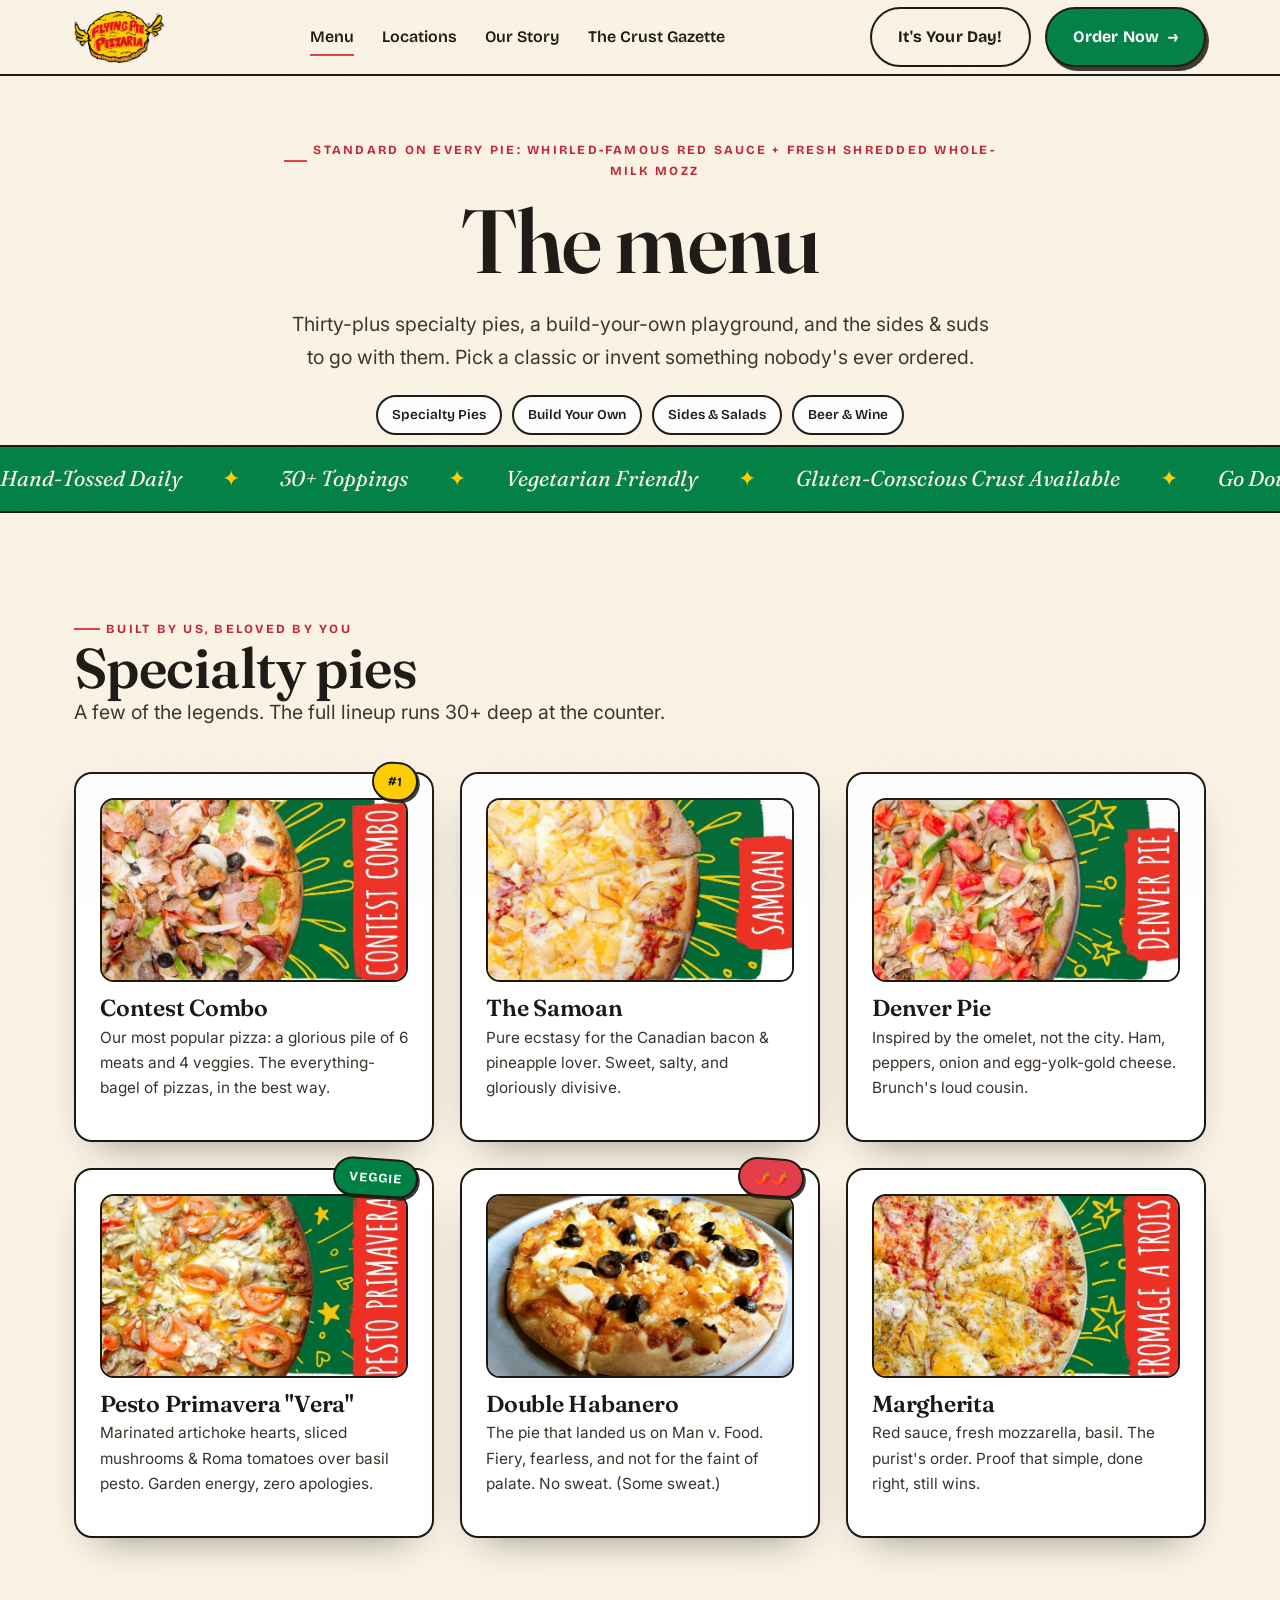
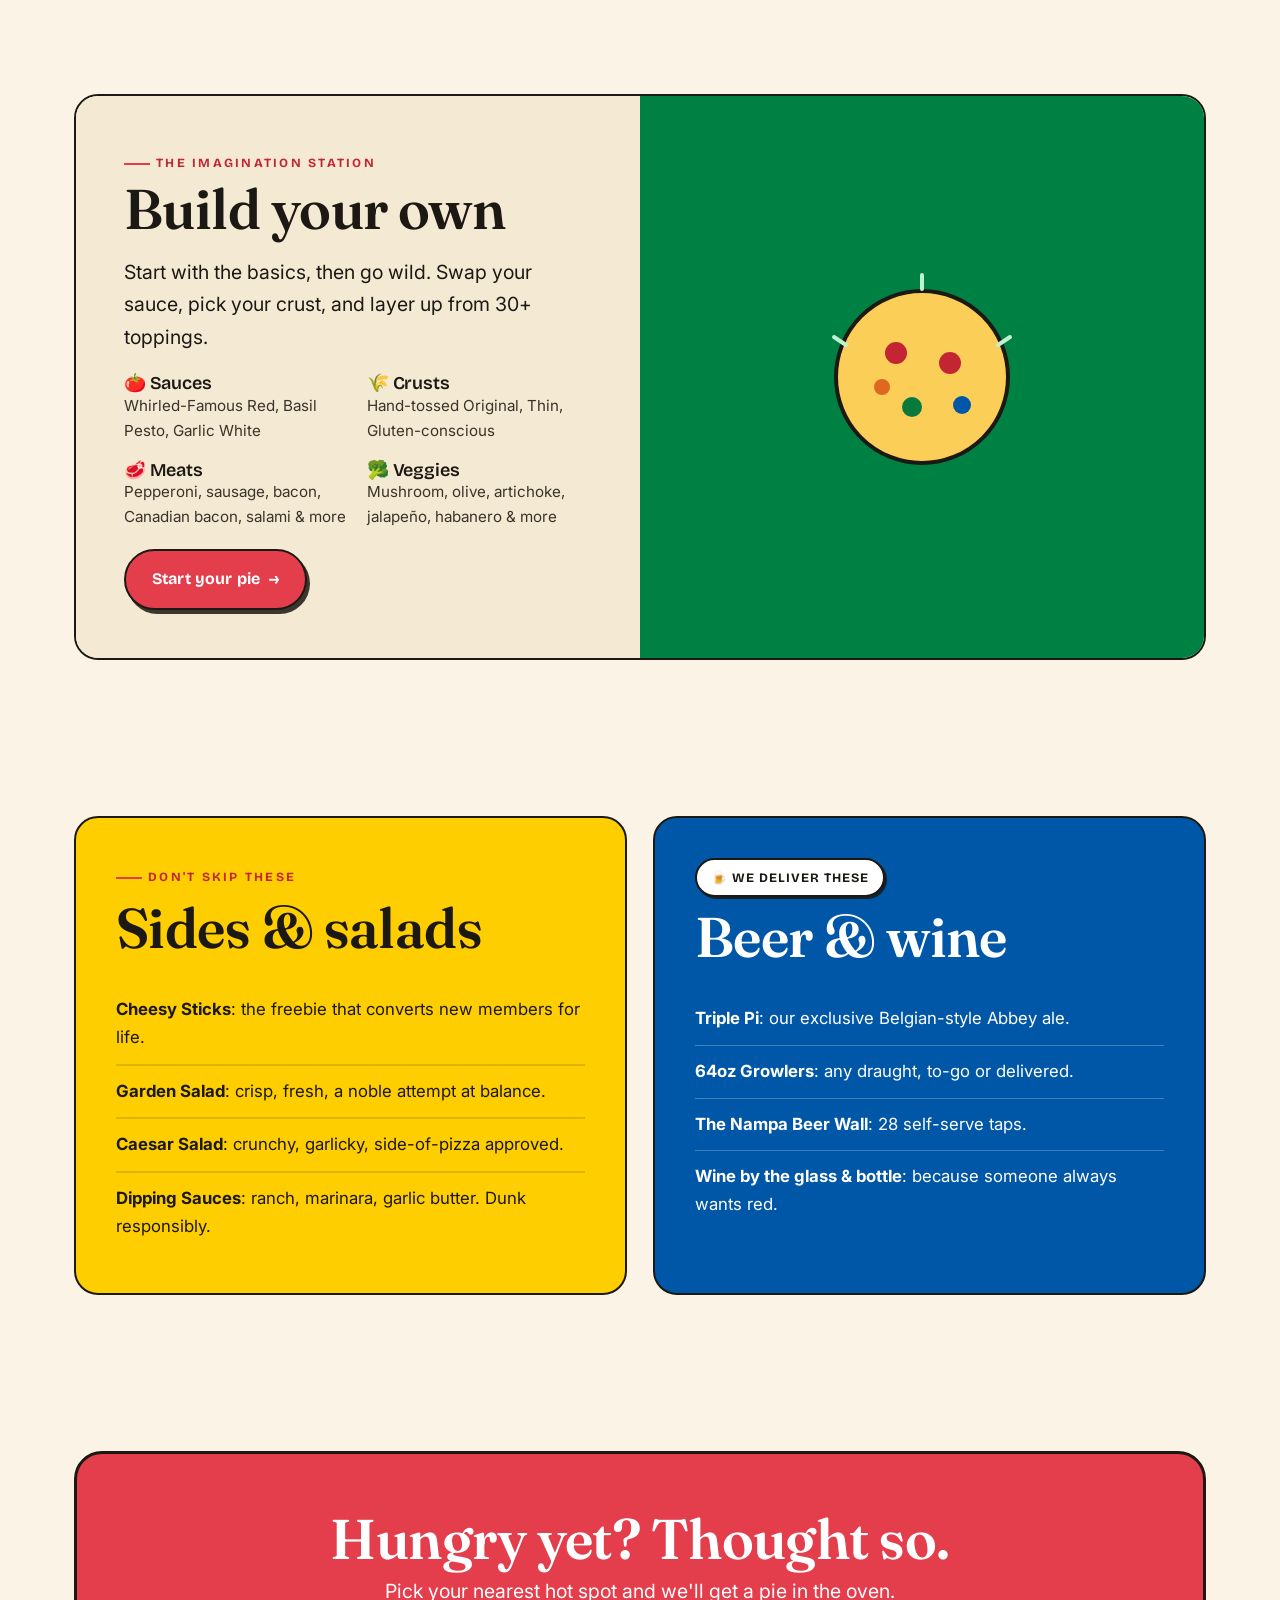
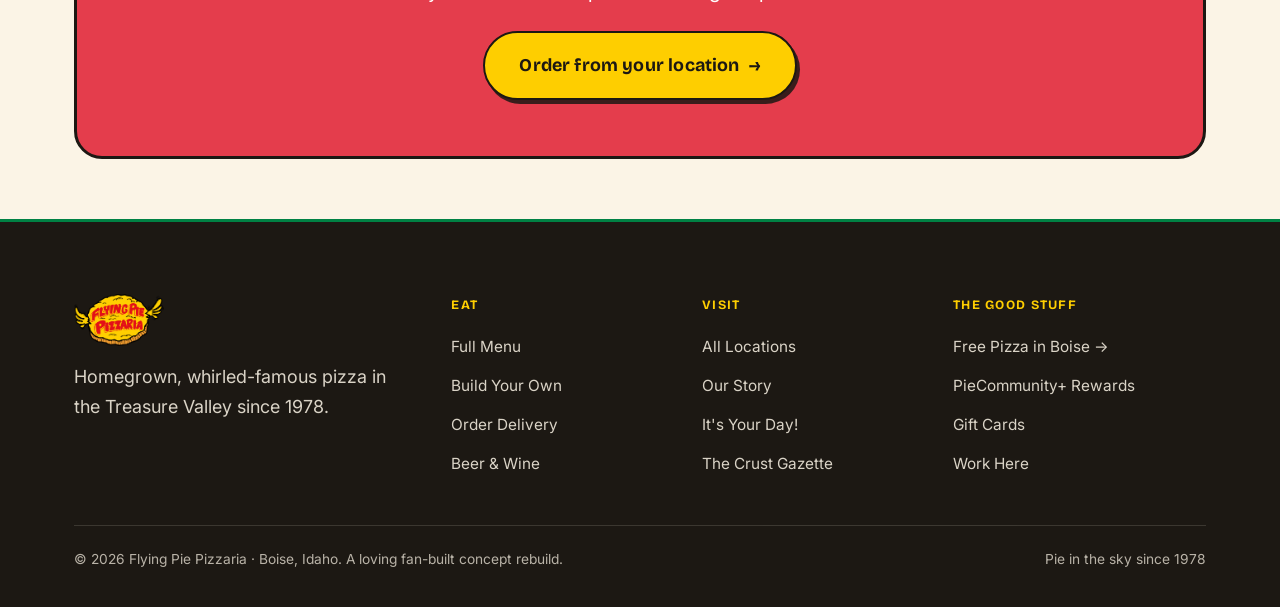
<file: menu.html>
<!DOCTYPE html>
<html lang="en">
<head>
<meta charset="UTF-8">
<meta name="viewport" content="width=device-width, initial-scale=1.0">
<title>Menu · Flying Pie Pizzaria | 30+ Specialty &amp; Build-Your-Own Pies</title>
<meta name="description" content="Explore Flying Pie's menu: signature specialty pizzas like the Contest Combo, Samoan and Denver Pie, the build-your-own Imagination Station with 30+ toppings, sides, and beer &amp; wine. Boise, Meridian, Eagle &amp; Nampa.">
<link rel="canonical" href="https://flyingpie.example/menu.html">
<meta property="og:title" content="Flying Pie Menu · 30+ pies and a topping playground">
<meta property="og:description" content="Signature specialties, build-your-own pies, sides and beer & wine across the Treasure Valley.">
<link rel="icon" type="image/svg+xml" href="assets/logo.svg">
<link rel="preconnect" href="https://fonts.googleapis.com">
<link rel="preconnect" href="https://fonts.gstatic.com" crossorigin>
<link href="https://fonts.googleapis.com/css2?family=Bricolage+Grotesque:opsz,wght@12..96,600;12..96,700;12..96,800&family=Fraunces:ital,opsz,wght@0,9..144,500;0,9..144,600;1,9..144,500;1,9..144,600&family=Inter:wght@400;500;600;700&display=swap" rel="stylesheet">
<link rel="stylesheet" href="css/style.css">
</head>
<body>
<header class="nav">
  <div class="wrap nav__row">
    <a class="brandmark" href="index.html" aria-label="Flying Pie home"><img src="assets/flying-pie-logo.png" alt="Flying Pie Pizzaria" class="logo-img"></a>
    <nav class="nav__links" aria-label="Primary">
      <a href="menu.html" class="is-active">Menu</a>
      <a href="locations.html">Locations</a>
      <a href="about.html">Our Story</a>
      <a href="blog/index.html">The Crust Gazette</a>
    </nav>
    <div class="nav__cta">
      <a href="about.html" class="btn btn--ghost" style="box-shadow:none">It's Your Day!</a>
      <a href="order.html" class="btn btn--green">Order Now <span class="arr">→</span></a>
    </div>
    <button class="nav__burger" aria-label="Menu" aria-expanded="false"><span></span><span></span><span></span></button>
  </div>
</header>
<nav class="mobile-menu" aria-label="Mobile">
  <a href="menu.html">Menu</a><a href="locations.html">Locations</a><a href="about.html">Our Story</a><a href="blog/index.html">The Crust Gazette</a>
  <a href="order.html" class="btn btn--red">Order Now →</a>
</nav>

<!-- header band -->
<section class="hero" style="padding-bottom:10px">
  <div class="wrap" style="text-align:center;max-width:760px">
    <span class="eyebrow" style="justify-content:center">Standard on every pie: Whirled-Famous Red Sauce + fresh shredded whole-milk mozz</span>
    <h1 class="reveal">The menu</h1>
    <p class="lead reveal" style="margin:0 auto">Thirty-plus specialty pies, a build-your-own playground, and the sides &amp; suds to go with them. Pick a classic or invent something nobody's ever ordered.</p>
    <div class="chips reveal" style="justify-content:center;margin-top:22px">
      <a class="chip" href="#specialty">Specialty Pies</a>
      <a class="chip" href="#byo">Build Your Own</a>
      <a class="chip" href="#sides">Sides &amp; Salads</a>
      <a class="chip" href="#drinks">Beer &amp; Wine</a>
    </div>
  </div>
</section>

<div class="marquee" aria-hidden="true"><div class="marquee__track"><span>Hand-Tossed Daily</span><span>30+ Toppings</span><span>Vegetarian Friendly</span><span>Gluten-Conscious Crust Available</span><span>Go Double-Habanero If You Dare</span></div></div>

<!-- SPECIALTY -->
<section class="section" id="specialty">
  <div class="wrap">
    <div class="sec-head reveal"><span class="eyebrow">Built by us, beloved by you</span><h2>Specialty pies</h2><p class="lead">A few of the legends. The full lineup runs 30+ deep at the counter.</p></div>
    <div class="grid grid-3">

      <article class="pcard reveal"><span class="badge pcard__tag bg-yellow" style="color:var(--ink)">#1</span>
        <img class="pcard__photo" src="assets/food/c717dc19bd1c4a53b7072cd13a81356d.jpg" alt="Contest Combo" loading="lazy">
        <h3>Contest Combo</h3><p>Our most popular pizza: a glorious pile of 6 meats and 4 veggies. The everything-bagel of pizzas, in the best way.</p></article>

      <article class="pcard reveal">
        <img class="pcard__photo" src="assets/food/9041b096e27f4f92951b82354c9c50bd.jpg" alt="The Samoan" loading="lazy">
        <h3>The Samoan</h3><p>Pure ecstasy for the Canadian bacon &amp; pineapple lover. Sweet, salty, and gloriously divisive.</p></article>

      <article class="pcard reveal">
        <img class="pcard__photo" src="assets/food/568aaf280516451a9190871ef9cdd665.jpg" alt="Denver Pie" loading="lazy">
        <h3>Denver Pie</h3><p>Inspired by the omelet, not the city. Ham, peppers, onion and egg-yolk-gold cheese. Brunch's loud cousin.</p></article>

      <article class="pcard reveal"><span class="badge pcard__tag bg-green" style="color:#fff">Veggie</span>
        <img class="pcard__photo" src="assets/food/a9f040e229954c0ea86165e3575755a6.jpg" alt="Pesto Primavera Vera" loading="lazy">
        <h3>Pesto Primavera "Vera"</h3><p>Marinated artichoke hearts, sliced mushrooms &amp; Roma tomatoes over basil pesto. Garden energy, zero apologies.</p></article>

      <article class="pcard reveal"><span class="badge pcard__tag bg-red" style="color:#fff">🌶️🌶️</span>
        <img class="pcard__photo" src="assets/food/fd188f29503646159f7cbcb5f861093c.jpg" alt="Double Habanero" loading="lazy">
        <h3>Double Habanero</h3><p>The pie that landed us on Man v. Food. Fiery, fearless, and not for the faint of palate. No sweat. (Some sweat.)</p></article>

      <article class="pcard reveal">
        <img class="pcard__photo" src="assets/food/f20a7c4335894b0c80ea279adc8d89ac.jpg" alt="Margherita" loading="lazy">
        <h3>Margherita</h3><p>Red sauce, fresh mozzarella, basil. The purist's order. Proof that simple, done right, still wins.</p></article>

    </div>
  </div>
</section>

<!-- BYO -->
<section class="section-sm" id="byo">
  <div class="wrap">
    <div class="panel split reveal">
      <div class="split__body bg-cream">
        <span class="eyebrow">The imagination station</span>
        <h2 style="margin:.1em 0 .35em">Build your own</h2>
        <p class="lead" style="color:var(--ink)">Start with the basics, then go wild. Swap your sauce, pick your crust, and layer up from 30+ toppings.</p>
        <div style="display:grid;grid-template-columns:1fr 1fr;gap:18px;margin:20px 0">
          <div><h4 style="font-family:var(--font-grotesk)">🍅 Sauces</h4><p style="font-size:.95rem;color:var(--ink-soft);margin:0">Whirled-Famous Red, Basil Pesto, Garlic White</p></div>
          <div><h4 style="font-family:var(--font-grotesk)">🌾 Crusts</h4><p style="font-size:.95rem;color:var(--ink-soft);margin:0">Hand-tossed Original, Thin, Gluten-conscious</p></div>
          <div><h4 style="font-family:var(--font-grotesk)">🥩 Meats</h4><p style="font-size:.95rem;color:var(--ink-soft);margin:0">Pepperoni, sausage, bacon, Canadian bacon, salami &amp; more</p></div>
          <div><h4 style="font-family:var(--font-grotesk)">🥦 Veggies</h4><p style="font-size:.95rem;color:var(--ink-soft);margin:0">Mushroom, olive, artichoke, jalapeño, habanero &amp; more</p></div>
        </div>
        <a href="order.html" class="btn btn--red">Start your pie <span class="arr">→</span></a>
      </div>
      <div class="split__media bg-green">
        <svg width="220" viewBox="0 0 220 220"><circle cx="110" cy="110" r="86" fill="#fbcf57" stroke="#1c1813" stroke-width="4"/><g><circle cx="84" cy="86" r="11" fill="#c32533"/><circle cx="138" cy="96" r="11" fill="#c32533"/><circle cx="100" cy="140" r="10" fill="#0a7a3c"/><circle cx="150" cy="138" r="9" fill="#0056a7"/><circle cx="70" cy="120" r="8" fill="#e0671f"/></g><path d="M110 8 v14 M198 70 l-12 8 M22 70 l12 8" stroke="#bff0d2" stroke-width="4" stroke-linecap="round"/></svg>
      </div>
    </div>
  </div>
</section>

<!-- SIDES + DRINKS -->
<section class="section" id="sides">
  <div class="wrap grid grid-2">
    <div class="panel bg-yellow reveal" style="padding:40px">
      <span class="eyebrow">Don't skip these</span>
      <h2 style="margin:.2em 0 .5em">Sides &amp; salads</h2>
      <ul style="list-style:none;padding:0;margin:0;font-size:1.05rem">
        <li style="padding:12px 0;border-bottom:2px solid var(--cream-line)"><strong>Cheesy Sticks</strong>: the freebie that converts new members for life.</li>
        <li style="padding:12px 0;border-bottom:2px solid var(--cream-line)"><strong>Garden Salad</strong>: crisp, fresh, a noble attempt at balance.</li>
        <li style="padding:12px 0;border-bottom:2px solid var(--cream-line)"><strong>Caesar Salad</strong>: crunchy, garlicky, side-of-pizza approved.</li>
        <li style="padding:12px 0"><strong>Dipping Sauces</strong>: ranch, marinara, garlic butter. Dunk responsibly.</li>
      </ul>
    </div>
    <div class="panel bg-blue reveal" id="drinks" style="padding:40px;color:#fff">
      <span class="badge" style="color:var(--ink)">🍺 We deliver these</span>
      <h2 style="color:#fff;margin:.2em 0 .5em">Beer &amp; wine</h2>
      <ul style="list-style:none;padding:0;margin:0;font-size:1.05rem">
        <li style="padding:12px 0;border-bottom:1px solid rgba(255,255,255,.25)"><strong>Triple Pi</strong>: our exclusive Belgian-style Abbey ale.</li>
        <li style="padding:12px 0;border-bottom:1px solid rgba(255,255,255,.25)"><strong>64oz Growlers</strong>: any draught, to-go or delivered.</li>
        <li style="padding:12px 0;border-bottom:1px solid rgba(255,255,255,.25)"><strong>The Nampa Beer Wall</strong>: 28 self-serve taps.</li>
        <li style="padding:12px 0"><strong>Wine by the glass &amp; bottle</strong>: because someone always wants red.</li>
      </ul>
    </div>
  </div>
</section>

<!-- CTA -->
<section class="section-sm"><div class="wrap"><div class="ctaband reveal">
  <h2>Hungry yet? Thought so.</h2>
  <p class="lead" style="color:#fff;margin:8px auto 24px">Pick your nearest hot spot and we'll get a pie in the oven.</p>
  <a href="order.html" class="btn btn--yellow btn--lg">Order from your location <span class="arr">→</span></a>
</div></div></section>

<footer class="footer">
  <div class="wrap">
    <div class="footer__grid">
      <div><a class="brandmark" href="index.html" style="color:var(--paper)"><img src="assets/flying-pie-logo.png" alt="Flying Pie Pizzaria" class="logo-img logo-img--footer"></a><p style="margin-top:16px;opacity:.85;max-width:34ch">Homegrown, whirled-famous pizza in the Treasure Valley since 1978.</p></div>
      <div><h5>Eat</h5><ul><li><a href="menu.html">Full Menu</a></li><li><a href="order.html">Build Your Own</a></li><li><a href="order.html">Order Delivery</a></li><li><a href="menu.html#drinks">Beer &amp; Wine</a></li></ul></div>
      <div><h5>Visit</h5><ul><li><a href="locations.html">All Locations</a></li><li><a href="about.html">Our Story</a></li><li><a href="about.html">It's Your Day!</a></li><li><a href="blog/index.html">The Crust Gazette</a></li></ul></div>
      <div><h5>The good stuff</h5><ul><li><a href="blog/how-to-eat-pizza-for-free-in-boise.html">Free Pizza in Boise →</a></li><li><a href="locations.html">PieCommunity+ Rewards</a></li><li><a href="locations.html">Gift Cards</a></li><li><a href="about.html">Work Here</a></li></ul></div>
    </div>
    <div class="footer__bottom"><span>© <span data-year>2026</span> Flying Pie Pizzaria · Boise, Idaho. A loving fan-built concept rebuild.</span><span>Pie in the sky since 1978</span></div>
  </div>
</footer>
<script src="js/main.js"></script>
</body>
</html>
</file>
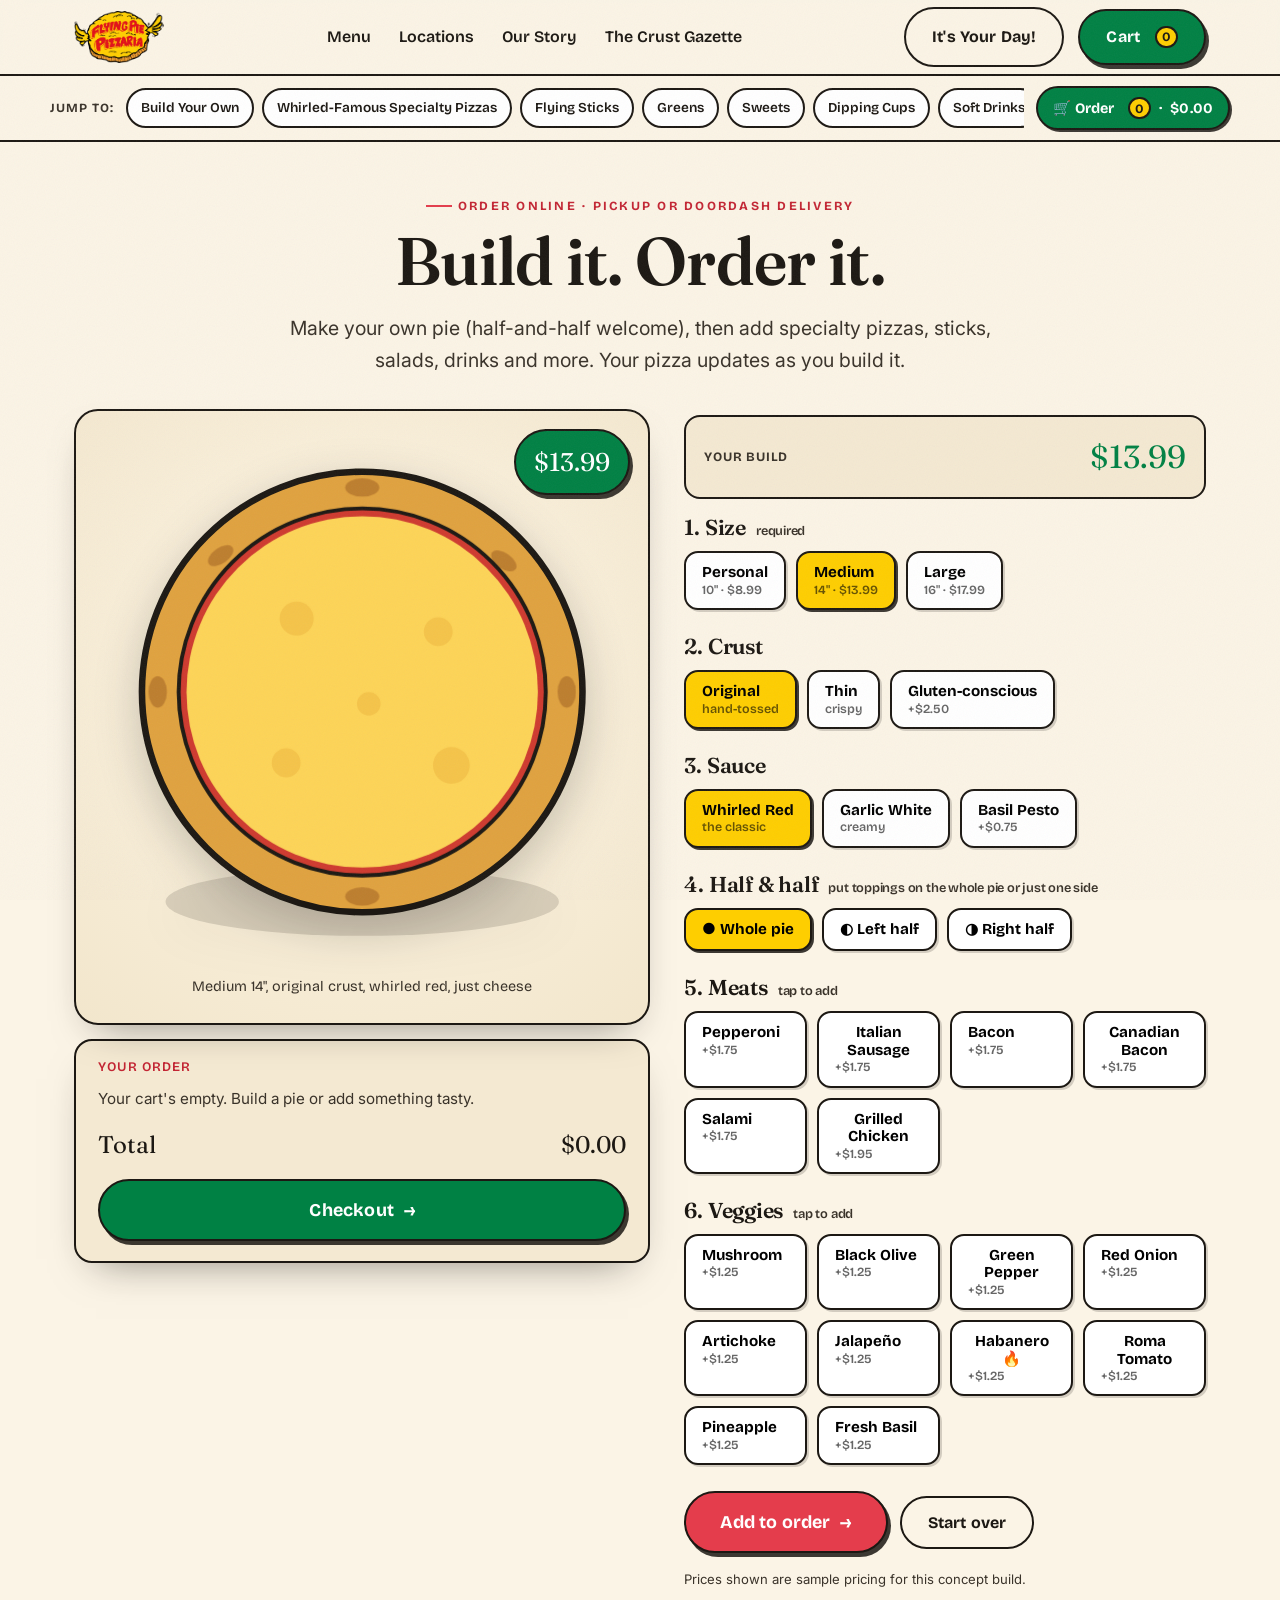
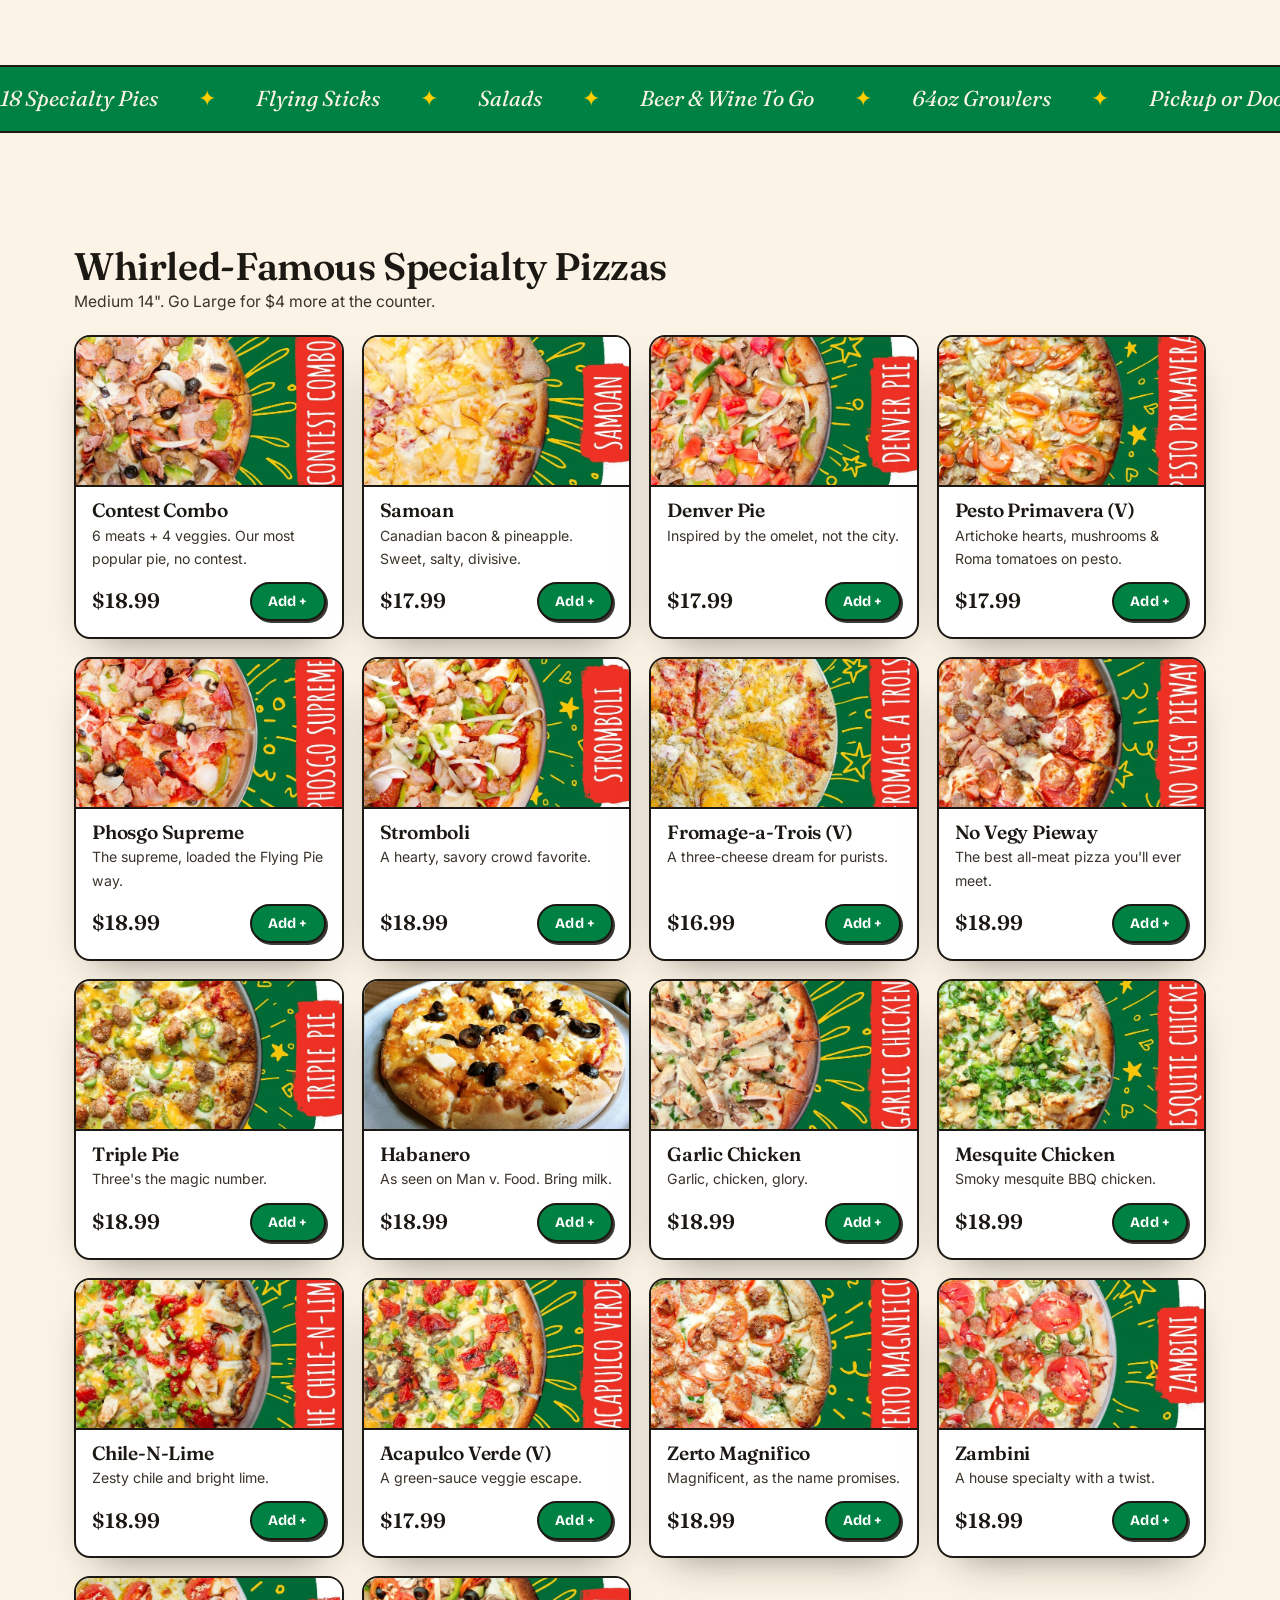
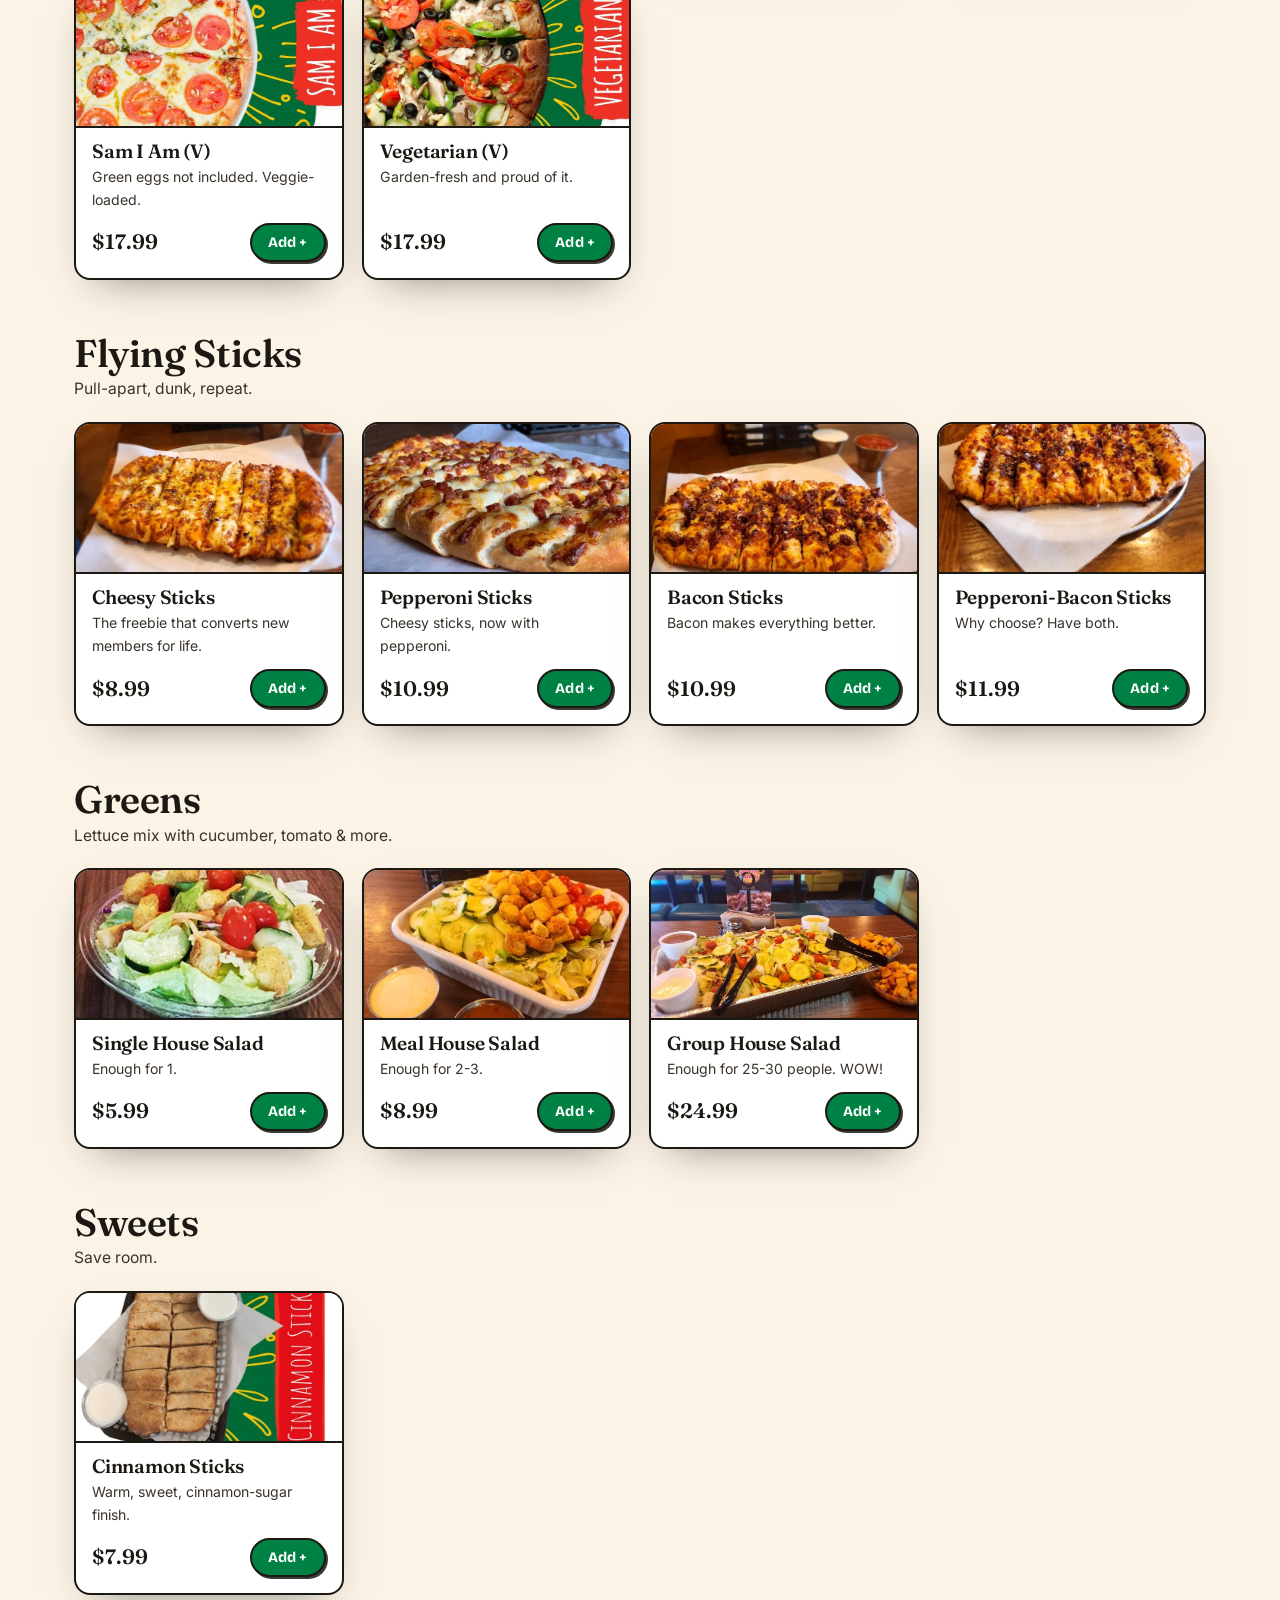
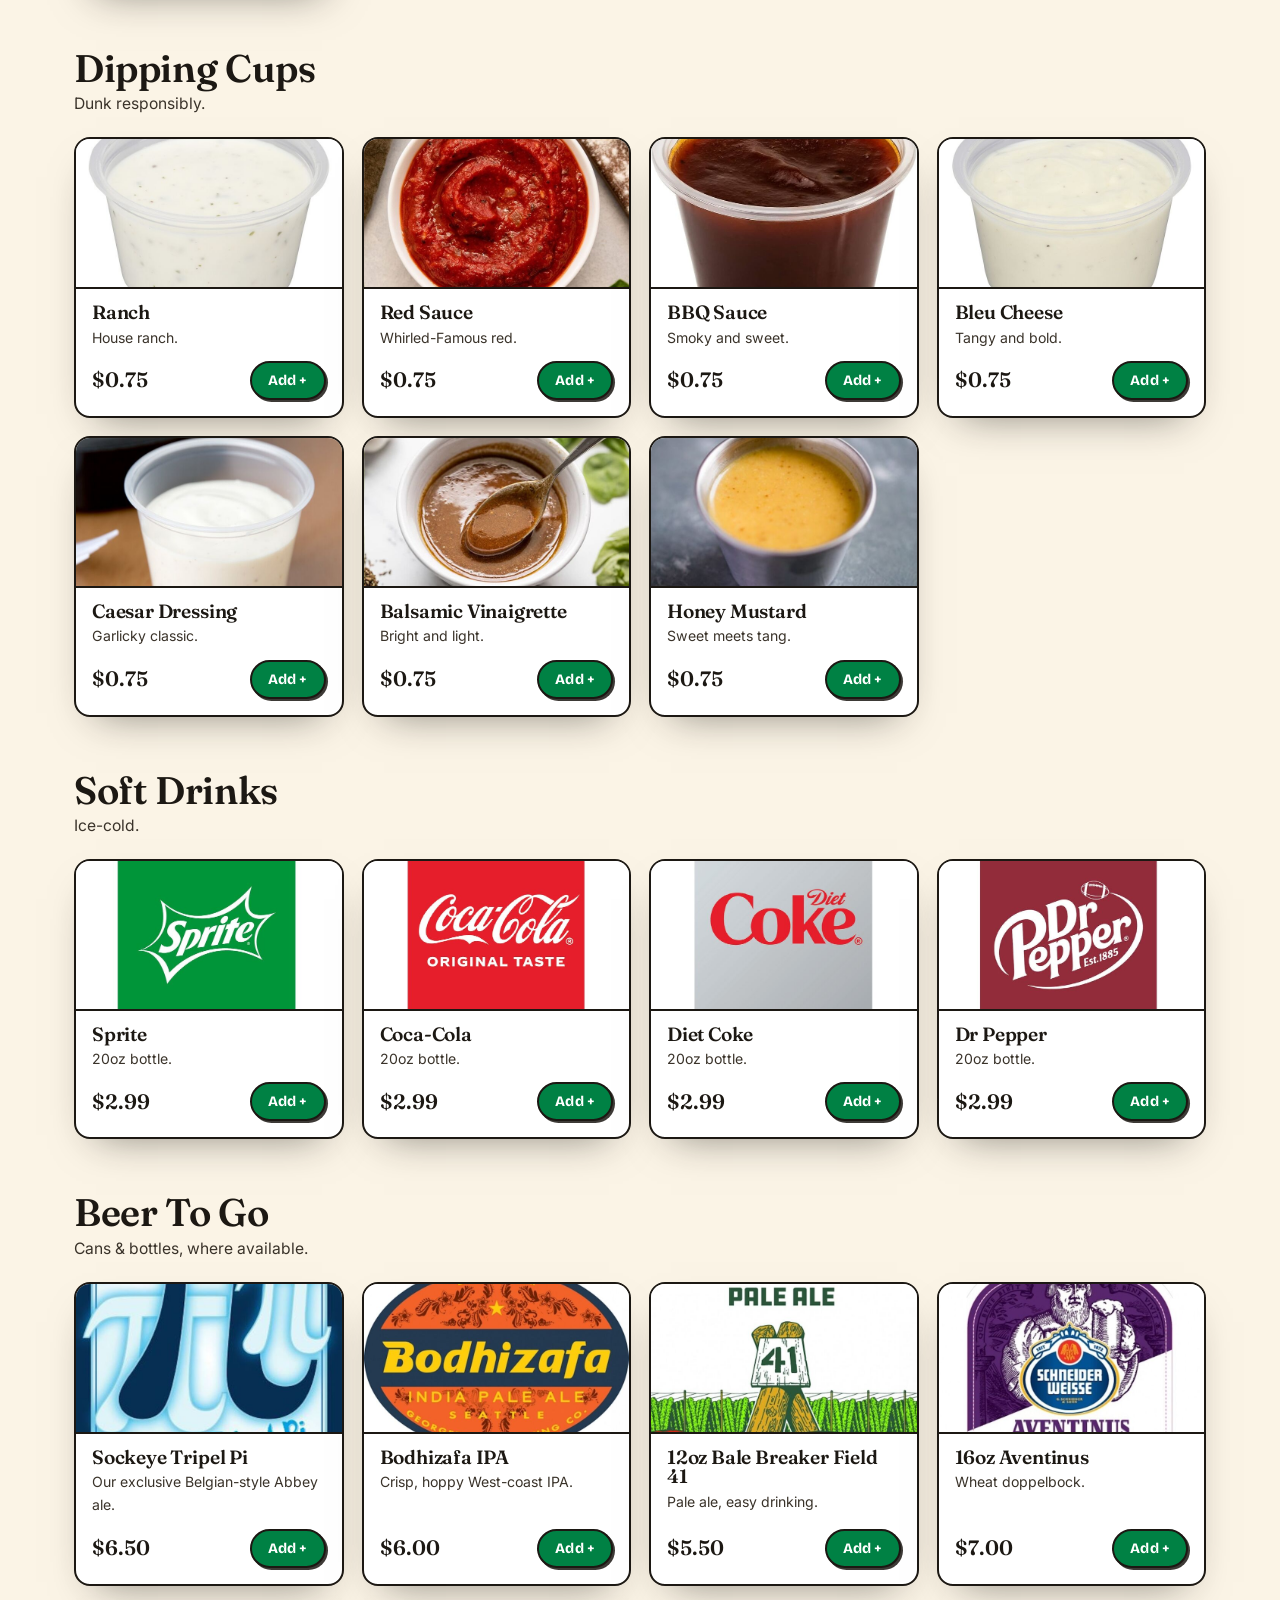
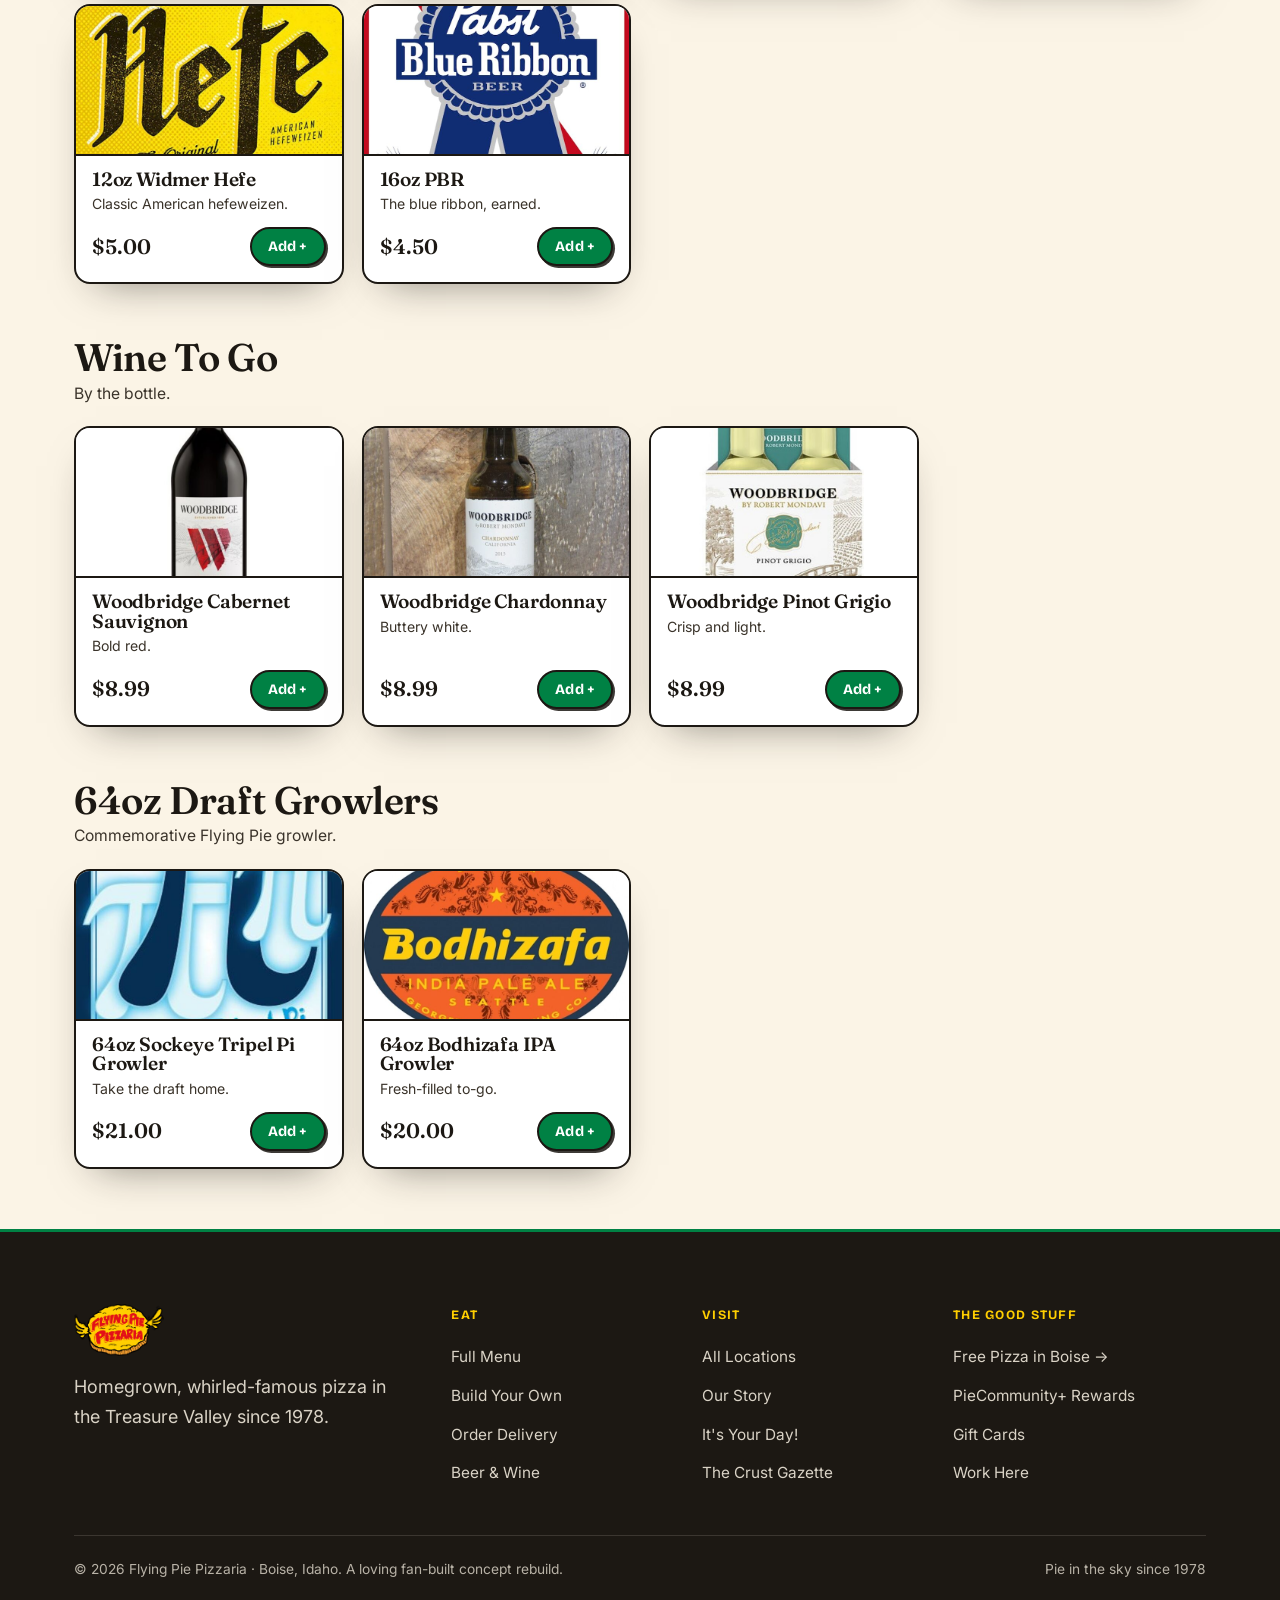
<file: order.html>
<!DOCTYPE html>
<html lang="en">
<head>
<meta charset="UTF-8">
<meta name="viewport" content="width=device-width, initial-scale=1.0">
<title>Order &amp; Build Your Own — Flying Pie Pizzaria</title>
<meta name="description" content="Order Flying Pie online: build your own pizza with half-and-half toppings, browse specialty pizzas, flying sticks, salads, sweets, drinks, beer and wine. Pickup at any of 7 Treasure Valley locations or delivery via DoorDash.">
<link rel="canonical" href="https://flyingpie.example/order.html">
<meta property="og:title" content="Order Flying Pie — Build Your Own Pizza">
<link rel="icon" type="image/svg+xml" href="assets/logo.svg">
<link rel="preconnect" href="https://fonts.googleapis.com">
<link rel="preconnect" href="https://fonts.gstatic.com" crossorigin>
<link rel="preconnect" href="https://olo-images-live.imgix.net" crossorigin>
<link href="https://fonts.googleapis.com/css2?family=Bricolage+Grotesque:opsz,wght@12..96,600;12..96,700;12..96,800&family=Fraunces:ital,opsz,wght@0,9..144,500;0,9..144,600;1,9..144,500;1,9..144,600&family=Inter:wght@400;500;600;700&display=swap" rel="stylesheet">
<link rel="stylesheet" href="css/style.css">
</head>
<body>
<header class="nav">
  <div class="wrap nav__row">
    <a class="brandmark" href="index.html" aria-label="Flying Pie home"><img src="assets/flying-pie-logo.png" alt="Flying Pie Pizzaria" class="logo-img"></a>
    <nav class="nav__links" aria-label="Primary">
      <a href="menu.html">Menu</a><a href="locations.html">Locations</a><a href="about.html">Our Story</a><a href="blog/index.html">The Crust Gazette</a>
    </nav>
    <div class="nav__cta">
      <a href="about.html#iyd" class="btn btn--ghost" style="box-shadow:none">It's Your Day!</a>
      <button class="btn btn--green" id="cartBtn">Cart <span class="cartbtn__c" id="cartBtnCount">0</span></button>
    </div>
    <button class="nav__burger" aria-label="Menu" aria-expanded="false"><span></span><span></span><span></span></button>
  </div>
</header>
<nav class="mobile-menu" aria-label="Mobile"><a href="menu.html">Menu</a><a href="locations.html">Locations</a><a href="about.html">Our Story</a><a href="blog/index.html">The Crust Gazette</a><a href="index.html">Home</a></nav>

<div class="orderbar">
  <div class="wrap orderbar__inner">
    <span class="orderbar__lab">Jump to:</span>
    <div class="orderbar__chips" id="catChips"></div>
    <button class="btn btn--green orderbar__cart" id="cartBtn2">🛒 Order <span class="cartbtn__c" id="cartBtnCount2">0</span> · <span id="cartMini">$0.00</span></button>
  </div>
</div>

<section class="hero" style="padding:44px 0 12px">
  <div class="wrap" style="text-align:center;max-width:780px">
    <span class="eyebrow" style="justify-content:center">Order online · Pickup or DoorDash delivery</span>
    <h1 class="reveal" style="font-size:clamp(2.3rem,6vw,4.2rem)">Build it. Order it.</h1>
    <p class="lead reveal" style="margin:0 auto">Make your own pie (half-and-half welcome), then add specialty pizzas, sticks, salads, drinks and more. Your pizza updates as you build it.</p>
  </div>
</section>

<section class="section-sm" id="builder" style="padding-top:20px">
  <div class="wrap builder">
    <!-- LEFT: live pizza + cart -->
    <div class="builder__panel" id="cartPanel">
      <div class="pizza-stage">
        <div class="price-tag" id="priceTag">$0.00</div>
        <svg id="pizzaSvg" viewBox="0 0 400 400" role="img" aria-label="Your pizza in progress">
          <ellipse cx="200" cy="356" rx="150" ry="26" fill="#1c1813" opacity="0.14"/>
          <circle cx="200" cy="196" r="168" fill="#e0a23f" stroke="#1c1813" stroke-width="5"/>
          <g fill="#9a5a1f" opacity="0.5">
            <ellipse cx="200" cy="40" rx="13" ry="7"/><ellipse cx="92" cy="92" rx="11" ry="6" transform="rotate(-35 92 92)"/>
            <ellipse cx="308" cy="96" rx="11" ry="6" transform="rotate(35 308 96)"/><ellipse cx="44" cy="196" rx="7" ry="12"/>
            <ellipse cx="356" cy="196" rx="7" ry="12"/><ellipse cx="200" cy="352" rx="13" ry="7"/>
          </g>
          <circle id="sauceLayer" cx="200" cy="196" r="140" fill="#cf3a2f" stroke="#1c1813" stroke-width="3"/>
          <circle id="cheeseLayer" cx="200" cy="196" r="134" fill="#fdd457"/>
          <g fill="#f0b73f" opacity="0.55">
            <circle cx="150" cy="140" r="13"/><circle cx="258" cy="150" r="11"/><circle cx="268" cy="252" r="14"/><circle cx="142" cy="250" r="11"/><circle cx="205" cy="205" r="9"/>
          </g>
          <line id="dividerLine" x1="200" y1="58" x2="200" y2="334" stroke="#1c1813" stroke-width="3" stroke-dasharray="7 7" style="display:none"/>
          <g id="toppingLayer"></g>
        </svg>
        <div class="build-summary" id="buildSummary">A blank canvas of Whirled-Famous Red Sauce and whole-milk mozz.</div>
      </div>

      <div class="cart">
        <h4>Your order</h4>
        <div id="cartItems"><p class="cart__empty">Your cart's empty. Build a pie or add something tasty.</p></div>
        <div class="cart__total"><span>Total</span><span id="cartTotal">$0.00</span></div>
        <div class="order-actions" style="margin-top:14px">
          <button class="btn btn--green btn--lg" id="checkoutBtn" style="flex:1;justify-content:center">Checkout <span class="arr">&rarr;</span></button>
        </div>
      </div>
    </div>

    <!-- RIGHT: options -->
    <div>
      <div class="builder-pricebar"><span class="lab">Your build</span><span class="val" id="builderPrice">$0.00</span></div>
      <div class="opt-group">
        <h3>1. Size <span class="hint">required</span></h3>
        <div class="opt-row" id="sizeRow"></div>
      </div>
      <div class="opt-group">
        <h3>2. Crust</h3>
        <div class="opt-row" id="crustRow"></div>
      </div>
      <div class="opt-group">
        <h3>3. Sauce</h3>
        <div class="opt-row" id="sauceRow"></div>
      </div>
      <div class="opt-group">
        <h3>4. Half &amp; half <span class="hint">put toppings on the whole pie or just one side</span></h3>
        <div class="opt-row" id="regionRow"></div>
      </div>
      <div class="opt-group">
        <h3>5. Meats <span class="hint">tap to add</span></h3>
        <div class="topping-grid" id="meatRow"></div>
      </div>
      <div class="opt-group">
        <h3>6. Veggies <span class="hint">tap to add</span></h3>
        <div class="topping-grid" id="vegRow"></div>
      </div>
      <div class="order-actions">
        <button class="btn btn--red btn--lg" id="addBtn">Add to order <span class="arr">&rarr;</span></button>
        <button class="btn btn--ghost" id="resetBtn" style="box-shadow:none">Start over</button>
      </div>
      <p style="font-size:.82rem;color:var(--ink-soft);margin-top:16px">Prices shown are sample pricing for this concept build.</p>
    </div>
  </div>
</section>

<div class="marquee" aria-hidden="true"><div class="marquee__track"><span>18 Specialty Pies</span><span>Flying Sticks</span><span>Salads</span><span>Beer &amp; Wine To Go</span><span>64oz Growlers</span><span>Pickup or DoorDash</span></div></div>

<!-- FULL MENU -->
<section class="section-sm">
  <div class="wrap">
    <div id="menuSections"></div>
  </div>
</section>

<!-- ORDER MODAL -->
<div class="modal" id="orderModal" aria-hidden="true">
  <div class="modal__card">
    <button class="modal__close" id="modalClose" aria-label="Close">&times;</button>
    <div id="modalBody"></div>
  </div>
</div>

<footer class="footer">
  <div class="wrap">
    <div class="footer__grid">
      <div><a class="brandmark" href="index.html" style="color:var(--paper)"><img src="assets/flying-pie-logo.png" alt="Flying Pie Pizzaria" class="logo-img logo-img--footer"></a><p style="margin-top:16px;opacity:.85;max-width:34ch">Homegrown, whirled-famous pizza in the Treasure Valley since 1978.</p></div>
      <div><h5>Eat</h5><ul><li><a href="menu.html">Full Menu</a></li><li><a href="order.html">Build Your Own</a></li><li><a href="order.html">Order Delivery</a></li><li><a href="order.html#cat-beer">Beer &amp; Wine</a></li></ul></div>
      <div><h5>Visit</h5><ul><li><a href="locations.html">All Locations</a></li><li><a href="about.html">Our Story</a></li><li><a href="about.html#iyd">It's Your Day!</a></li><li><a href="blog/index.html">The Crust Gazette</a></li></ul></div>
      <div><h5>The good stuff</h5><ul><li><a href="blog/how-to-eat-pizza-for-free-in-boise.html">Free Pizza in Boise &rarr;</a></li><li><a href="locations.html">PieCommunity+ Rewards</a></li><li><a href="locations.html">Gift Cards</a></li><li><a href="about.html">Work Here</a></li></ul></div>
    </div>
    <div class="footer__bottom"><span>© <span data-year>2026</span> Flying Pie Pizzaria · Boise, Idaho. A loving fan-built concept rebuild.</span><span>Pie in the sky since 1978</span></div>
  </div>
</footer>

<script src="js/main.js"></script>
<script src="js/order.js"></script>
</body>
</html>
</file>
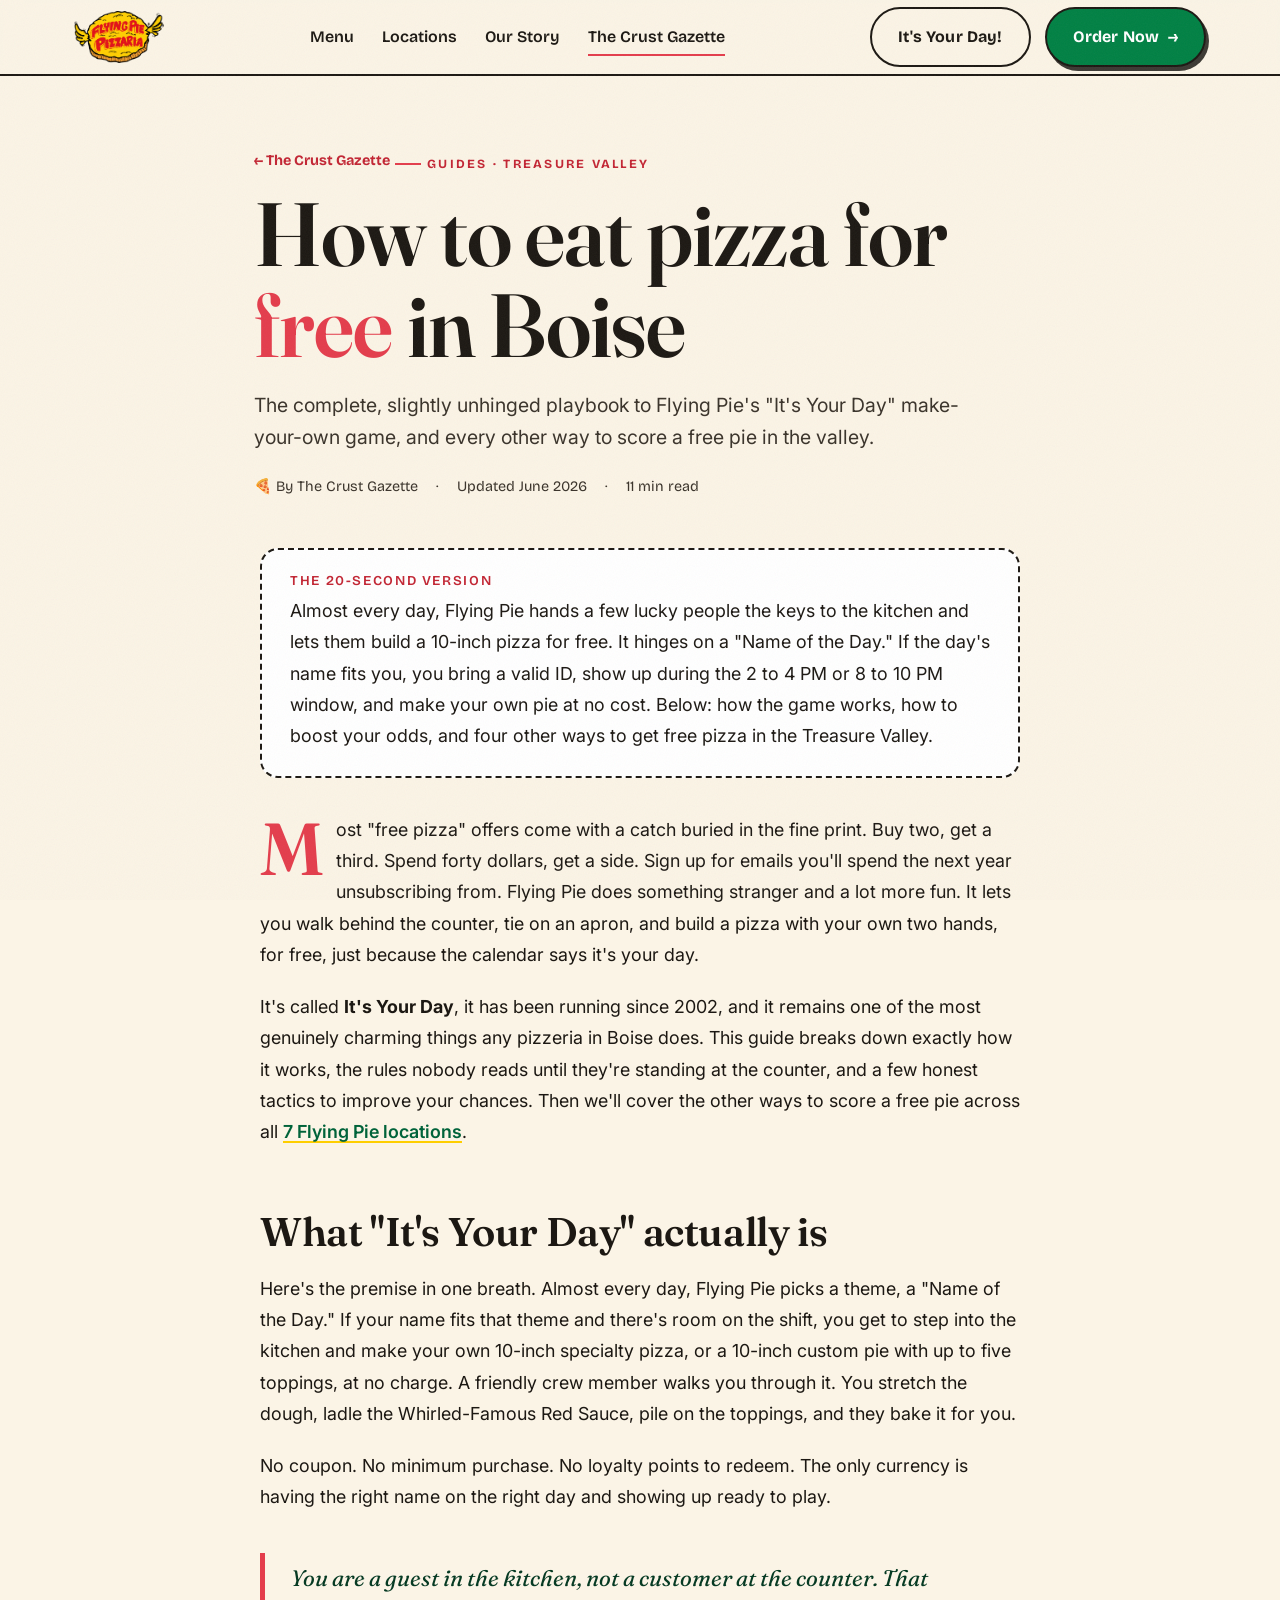
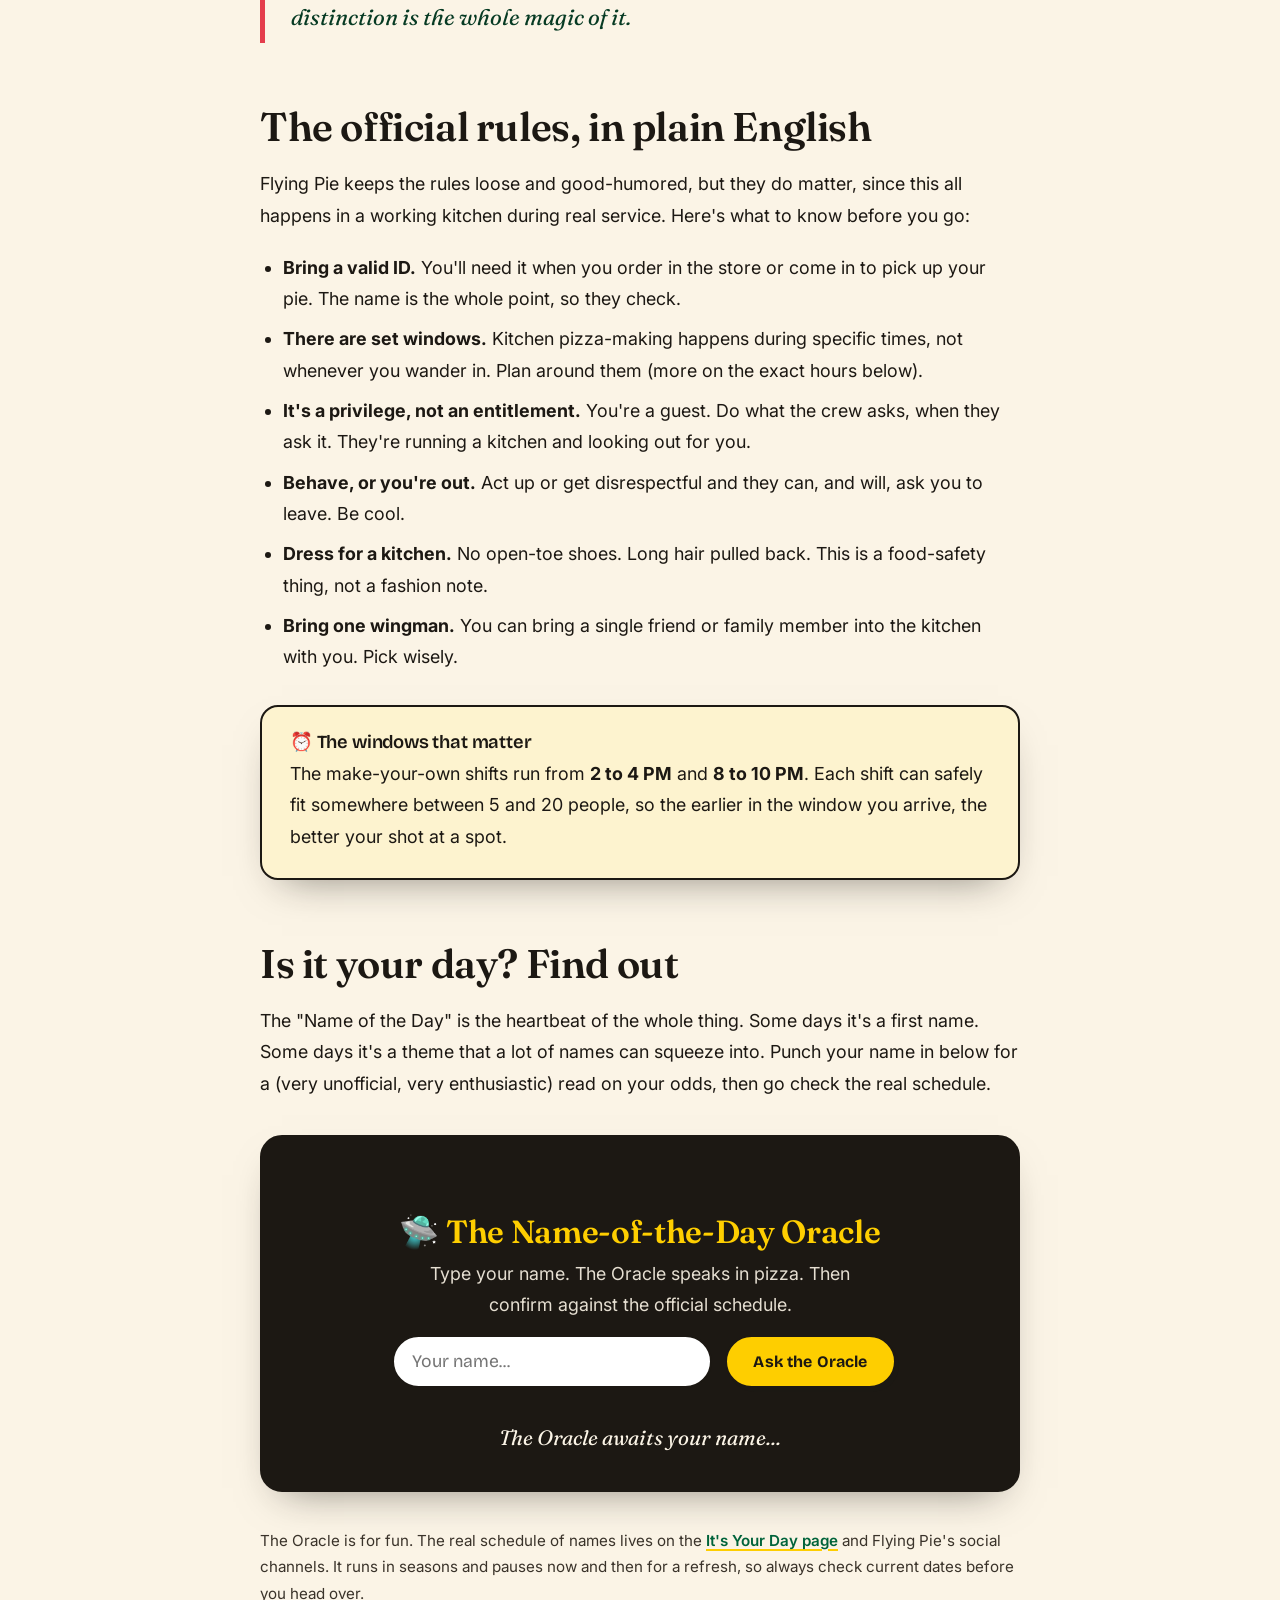
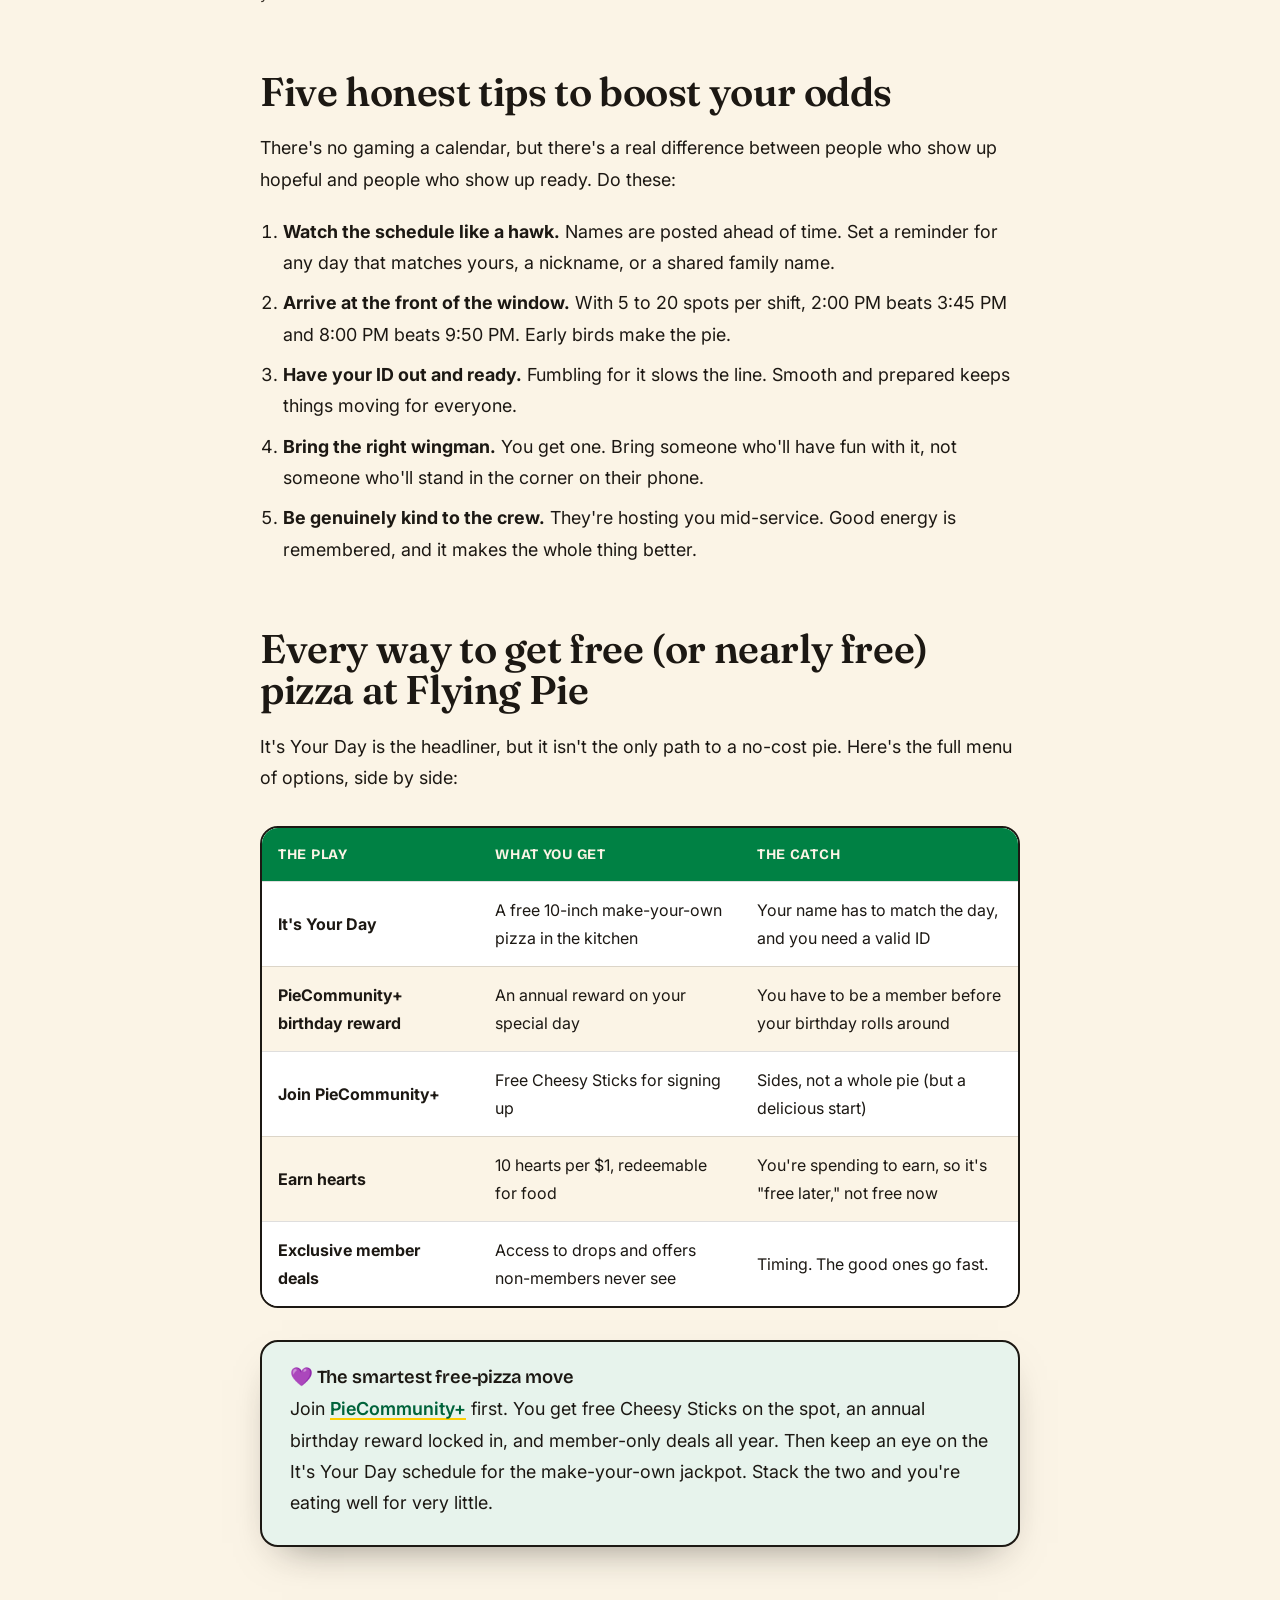
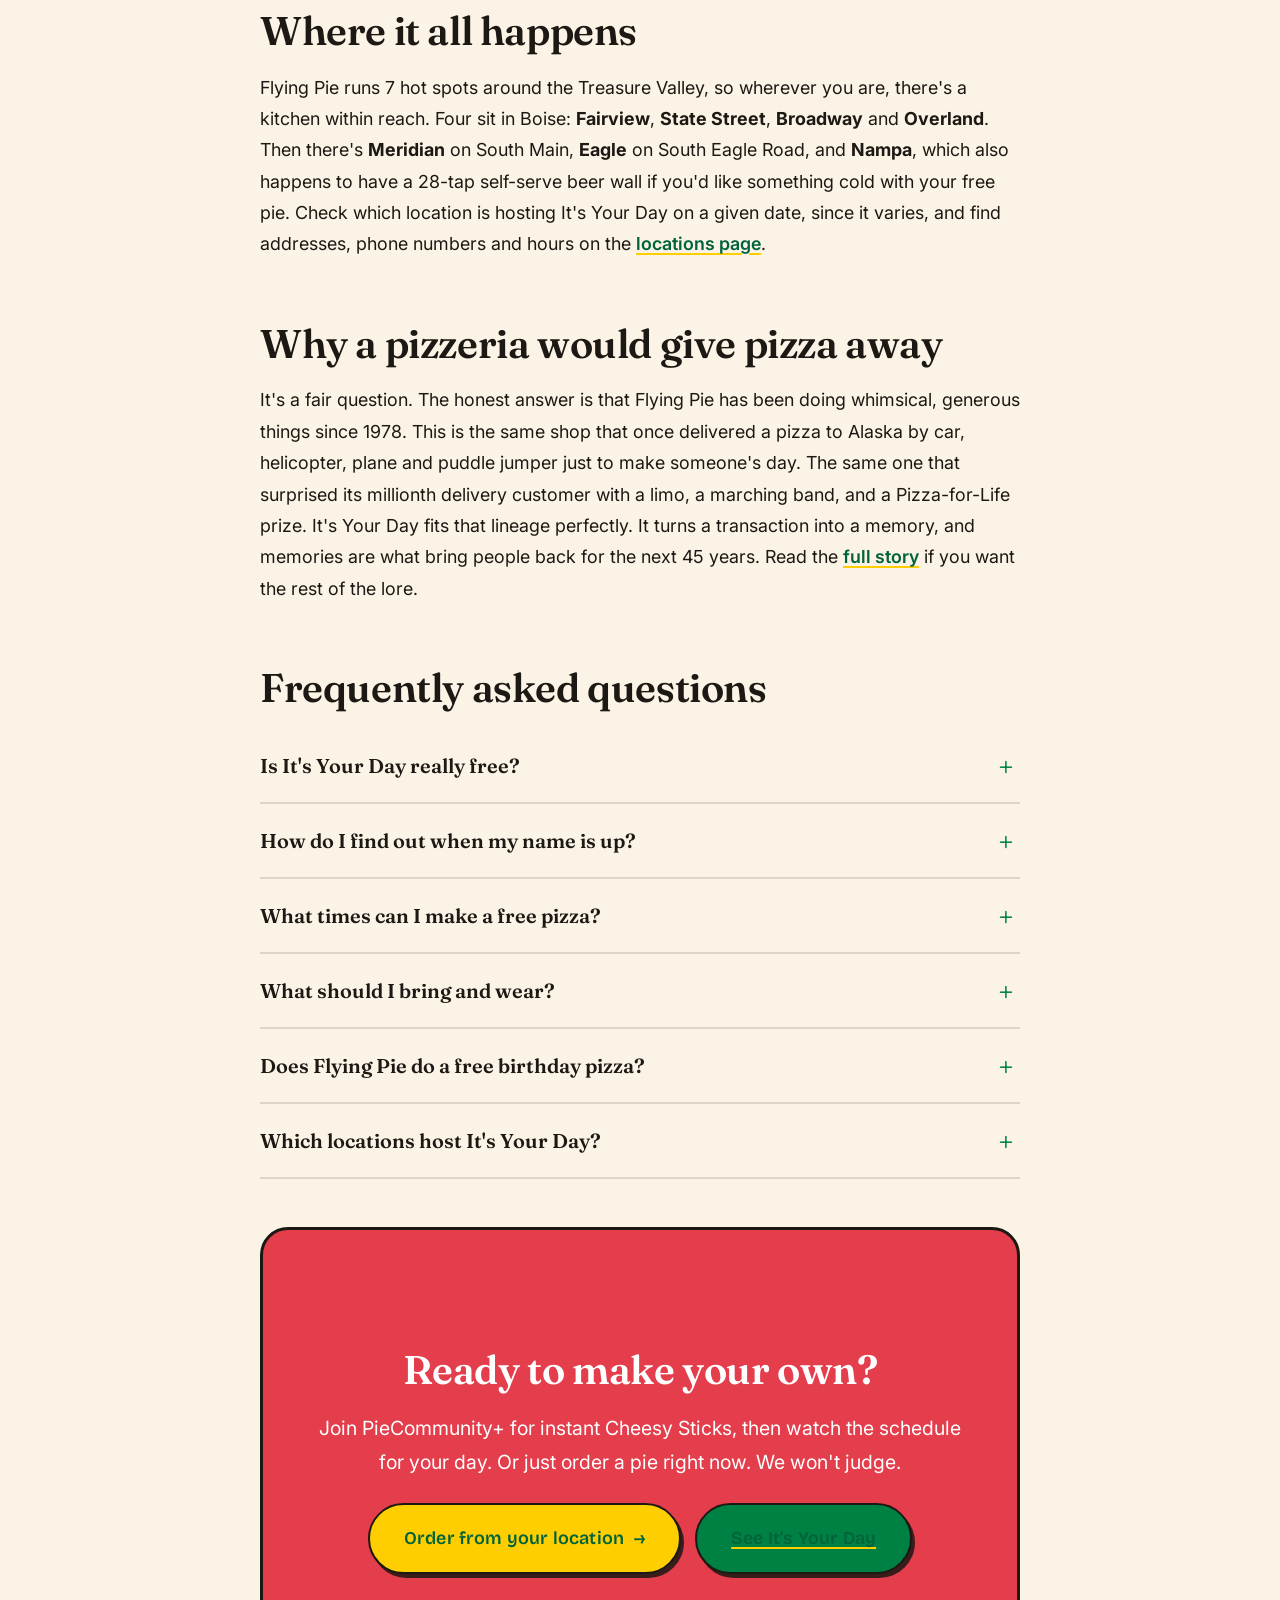
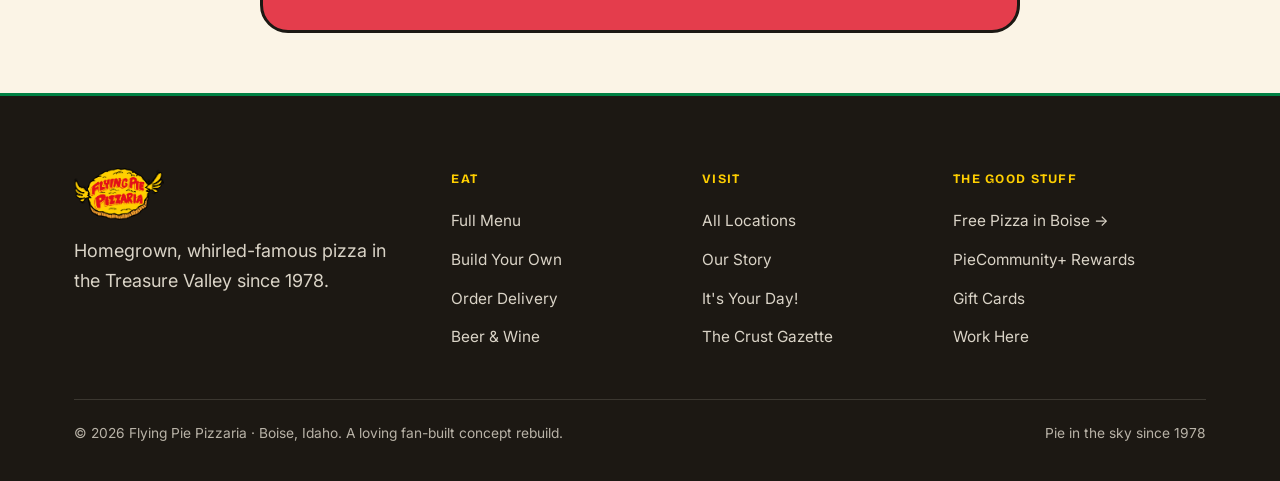
<file: blog/free-pizza-boise-its-your-day.html>
<!DOCTYPE html>
<html lang="en">
<head>
<meta charset="UTF-8">
<meta name="viewport" content="width=device-width, initial-scale=1.0">
<title>How to Get Free Pizza in Boise: The Flying Pie "It's Your Day" Playbook (2026)</title>
<meta name="description" content="Flying Pie lets you walk into the kitchen and make a 10-inch pizza for free. Here's exactly how the 'It's Your Day' Name of the Day game works, the rules and times, how to boost your odds, plus every other way to score free pizza in Boise, Meridian, Eagle and Nampa.">
<meta name="keywords" content="free pizza Boise, free pizza near me, It's Your Day Flying Pie, make your own pizza free, free birthday pizza Boise, Flying Pie Pizzaria, free pizza Meridian, free pizza Nampa">
<link rel="canonical" href="https://flyingpie.example/blog/free-pizza-boise-its-your-day.html">
<meta property="og:type" content="article">
<meta property="og:title" content="How to Get Free Pizza in Boise: The Flying Pie 'It's Your Day' Playbook">
<meta property="og:description" content="The definitive guide to making a pizza for free at Flying Pie, plus every other way to score a free pie in the Treasure Valley.">
<meta name="author" content="The Crust Gazette">
<link rel="icon" type="image/svg+xml" href="../assets/logo.svg">
<link rel="preconnect" href="https://fonts.googleapis.com">
<link rel="preconnect" href="https://fonts.gstatic.com" crossorigin>
<link href="https://fonts.googleapis.com/css2?family=Bricolage+Grotesque:opsz,wght@12..96,600;12..96,700;12..96,800&family=Fraunces:ital,opsz,wght@0,9..144,500;0,9..144,600;1,9..144,500;1,9..144,600&family=Inter:wght@400;500;600;700&display=swap" rel="stylesheet">
<link rel="stylesheet" href="../css/style.css">
<script type="application/ld+json">
{
  "@context":"https://schema.org",
  "@type":"Article",
  "headline":"How to Get Free Pizza in Boise: The Flying Pie \"It's Your Day\" Playbook",
  "description":"A complete guide to scoring free pizza in the Treasure Valley, including how Flying Pie's make-your-own It's Your Day game works.",
  "author":{"@type":"Organization","name":"Flying Pie Pizzaria"},
  "publisher":{"@type":"Organization","name":"Flying Pie Pizzaria","logo":{"@type":"ImageObject","url":"https://flyingpie.example/assets/logo.svg"}},
  "datePublished":"2026-06-25",
  "dateModified":"2026-06-25",
  "mainEntityOfPage":{"@type":"WebPage","@id":"https://flyingpie.example/blog/free-pizza-boise-its-your-day.html"}
}
</script>
<script type="application/ld+json">
{
  "@context":"https://schema.org",
  "@type":"FAQPage",
  "mainEntity":[
    {"@type":"Question","name":"Is It's Your Day at Flying Pie really free?","acceptedAnswer":{"@type":"Answer","text":"Yes. If you are selected on a day that matches the Name of the Day, you get to step into the kitchen and build a 10-inch specialty or custom pizza (up to 5 toppings) at no charge. There is no coupon to print and no purchase required to participate."}},
    {"@type":"Question","name":"How does the Name of the Day work?","acceptedAnswer":{"@type":"Answer","text":"Almost every day Flying Pie assigns a theme or name. If your name fits the day's theme and there is room on the shift, you can make a free pizza. Check the It's Your Day schedule and Flying Pie social media to see when your name is coming up."}},
    {"@type":"Question","name":"What times can you make a free pizza at Flying Pie?","acceptedAnswer":{"@type":"Answer","text":"The make-your-own windows run from 2 to 4 PM and 8 to 10 PM. Each shift can safely accommodate roughly 5 to 20 people, so arriving early in the window helps."}},
    {"@type":"Question","name":"What do you need to bring?","acceptedAnswer":{"@type":"Answer","text":"Bring a valid photo ID. Wear closed-toe shoes, tie back long hair, and follow the crew's instructions in the kitchen. You can bring one friend or family member to join you."}},
    {"@type":"Question","name":"Does Flying Pie give a free birthday pizza?","acceptedAnswer":{"@type":"Answer","text":"Flying Pie's PieCommunity+ rewards program includes an annual birthday reward, and new members get free Cheesy Sticks when they join. It's Your Day is a separate make-your-own game based on the Name of the Day rather than your birthday."}},
    {"@type":"Question","name":"Which Flying Pie locations offer free pizza?","acceptedAnswer":{"@type":"Answer","text":"Flying Pie has 7 Treasure Valley locations: four in Boise (Fairview, State Street, Broadway, Overland), plus Meridian, Eagle and Nampa. Check the schedule to see which location is hosting It's Your Day on a given date."}}
  ]
}
</script>
</head>
<body>
<div class="readbar"></div>
<header class="nav">
  <div class="wrap nav__row">
    <a class="brandmark" href="../index.html" aria-label="Flying Pie home"><img src="../assets/flying-pie-logo.png" alt="Flying Pie Pizzaria" class="logo-img"></a>
    <nav class="nav__links" aria-label="Primary">
      <a href="../menu.html">Menu</a><a href="../locations.html">Locations</a><a href="../about.html">Our Story</a><a href="index.html" class="is-active">The Crust Gazette</a>
    </nav>
    <div class="nav__cta">
      <a href="../about.html#iyd" class="btn btn--ghost" style="box-shadow:none">It's Your Day!</a>
      <a href="../order.html" class="btn btn--green">Order Now <span class="arr">→</span></a>
    </div>
    <button class="nav__burger" aria-label="Menu" aria-expanded="false"><span></span><span></span><span></span></button>
  </div>
</header>
<nav class="mobile-menu" aria-label="Mobile"><a href="../menu.html">Menu</a><a href="../locations.html">Locations</a><a href="../about.html">Our Story</a><a href="index.html">The Crust Gazette</a><a href="../order.html" class="btn btn--red">Order Now →</a></nav>

<!-- POST HERO -->
<section class="post-hero">
  <div class="wrap" style="max-width:820px">
    <a href="index.html" style="font-family:var(--font-grotesk);font-weight:700;color:var(--red-deep);font-size:.9rem">← The Crust Gazette</a>
    <span class="eyebrow" style="margin-top:18px">Guides · Treasure Valley</span>
    <h1 class="reveal" style="margin:.15em 0 .2em">How to eat pizza for <span class="u-red">free</span> in Boise</h1>
    <p class="lead reveal">The complete, slightly unhinged playbook to Flying Pie's "It's Your Day" make-your-own game, and every other way to score a free pie in the valley.</p>
    <div class="post-meta">
      <span>🍕 By The Crust Gazette</span><span>·</span><span>Updated June 2026</span><span>·</span><span>11 min read</span>
    </div>
  </div>
</section>

<section class="section-sm" style="padding-top:20px">
<div class="article">

  <div class="tldr reveal">
    <h4>The 20-second version</h4>
    <p style="margin:0">Almost every day, Flying Pie hands a few lucky people the keys to the kitchen and lets them build a 10-inch pizza for free. It hinges on a "Name of the Day." If the day's name fits you, you bring a valid ID, show up during the 2 to 4 PM or 8 to 10 PM window, and make your own pie at no cost. Below: how the game works, how to boost your odds, and four other ways to get free pizza in the Treasure Valley.</p>
  </div>

  <p class="dropcap reveal">Most "free pizza" offers come with a catch buried in the fine print. Buy two, get a third. Spend forty dollars, get a side. Sign up for emails you'll spend the next year unsubscribing from. Flying Pie does something stranger and a lot more fun. It lets you walk behind the counter, tie on an apron, and build a pizza with your own two hands, for free, just because the calendar says it's your day.</p>

  <p class="reveal">It's called <strong>It's Your Day</strong>, it has been running since 2002, and it remains one of the most genuinely charming things any pizzeria in Boise does. This guide breaks down exactly how it works, the rules nobody reads until they're standing at the counter, and a few honest tactics to improve your chances. Then we'll cover the other ways to score a free pie across all <a href="../locations.html">7 Flying Pie locations</a>.</p>

  <h2 class="reveal">What "It's Your Day" actually is</h2>
  <p class="reveal">Here's the premise in one breath. Almost every day, Flying Pie picks a theme, a "Name of the Day." If your name fits that theme and there's room on the shift, you get to step into the kitchen and make your own 10-inch specialty pizza, or a 10-inch custom pie with up to five toppings, at no charge. A friendly crew member walks you through it. You stretch the dough, ladle the Whirled-Famous Red Sauce, pile on the toppings, and they bake it for you.</p>
  <p class="reveal">No coupon. No minimum purchase. No loyalty points to redeem. The only currency is having the right name on the right day and showing up ready to play.</p>

  <blockquote class="reveal">You are a guest in the kitchen, not a customer at the counter. That distinction is the whole magic of it.</blockquote>

  <h2 class="reveal">The official rules, in plain English</h2>
  <p class="reveal">Flying Pie keeps the rules loose and good-humored, but they do matter, since this all happens in a working kitchen during real service. Here's what to know before you go:</p>
  <ul class="reveal">
    <li><strong>Bring a valid ID.</strong> You'll need it when you order in the store or come in to pick up your pie. The name is the whole point, so they check.</li>
    <li><strong>There are set windows.</strong> Kitchen pizza-making happens during specific times, not whenever you wander in. Plan around them (more on the exact hours below).</li>
    <li><strong>It's a privilege, not an entitlement.</strong> You're a guest. Do what the crew asks, when they ask it. They're running a kitchen and looking out for you.</li>
    <li><strong>Behave, or you're out.</strong> Act up or get disrespectful and they can, and will, ask you to leave. Be cool.</li>
    <li><strong>Dress for a kitchen.</strong> No open-toe shoes. Long hair pulled back. This is a food-safety thing, not a fashion note.</li>
    <li><strong>Bring one wingman.</strong> You can bring a single friend or family member into the kitchen with you. Pick wisely.</li>
  </ul>

  <div class="callout callout--yellow reveal">
    <h4>⏰ The windows that matter</h4>
    <p>The make-your-own shifts run from <strong>2 to 4 PM</strong> and <strong>8 to 10 PM</strong>. Each shift can safely fit somewhere between 5 and 20 people, so the earlier in the window you arrive, the better your shot at a spot.</p>
  </div>

  <h2 class="reveal">Is it your day? Find out</h2>
  <p class="reveal">The "Name of the Day" is the heartbeat of the whole thing. Some days it's a first name. Some days it's a theme that a lot of names can squeeze into. Punch your name in below for a (very unofficial, very enthusiastic) read on your odds, then go check the real schedule.</p>

  <div class="namecheck reveal" id="nameCheck">
    <h3>🛸 The Name-of-the-Day Oracle</h3>
    <p style="opacity:.9;margin:0 auto;max-width:42ch">Type your name. The Oracle speaks in pizza. Then confirm against the official schedule.</p>
    <div>
      <input type="text" placeholder="Your name..." aria-label="Your name" maxlength="24">
      <button class="btn btn--yellow">Ask the Oracle</button>
    </div>
    <div class="namecheck__out" aria-live="polite">The Oracle awaits your name...</div>
  </div>
  <p class="reveal" style="font-size:.95rem;color:var(--ink-soft)">The Oracle is for fun. The real schedule of names lives on the <a href="../about.html#iyd">It's Your Day page</a> and Flying Pie's social channels. It runs in seasons and pauses now and then for a refresh, so always check current dates before you head over.</p>

  <h2 class="reveal">Five honest tips to boost your odds</h2>
  <p class="reveal">There's no gaming a calendar, but there's a real difference between people who show up hopeful and people who show up ready. Do these:</p>
  <ol class="reveal">
    <li><strong>Watch the schedule like a hawk.</strong> Names are posted ahead of time. Set a reminder for any day that matches yours, a nickname, or a shared family name.</li>
    <li><strong>Arrive at the front of the window.</strong> With 5 to 20 spots per shift, 2:00 PM beats 3:45 PM and 8:00 PM beats 9:50 PM. Early birds make the pie.</li>
    <li><strong>Have your ID out and ready.</strong> Fumbling for it slows the line. Smooth and prepared keeps things moving for everyone.</li>
    <li><strong>Bring the right wingman.</strong> You get one. Bring someone who'll have fun with it, not someone who'll stand in the corner on their phone.</li>
    <li><strong>Be genuinely kind to the crew.</strong> They're hosting you mid-service. Good energy is remembered, and it makes the whole thing better.</li>
  </ol>

  <h2 class="reveal">Every way to get free (or nearly free) pizza at Flying Pie</h2>
  <p class="reveal">It's Your Day is the headliner, but it isn't the only path to a no-cost pie. Here's the full menu of options, side by side:</p>

  <div class="tablewrap reveal">
    <table class="cmp">
      <thead>
        <tr><th>The play</th><th>What you get</th><th>The catch</th></tr>
      </thead>
      <tbody>
        <tr><td><strong>It's Your Day</strong></td><td>A free 10-inch make-your-own pizza in the kitchen</td><td>Your name has to match the day, and you need a valid ID</td></tr>
        <tr><td><strong>PieCommunity+ birthday reward</strong></td><td>An annual reward on your special day</td><td>You have to be a member before your birthday rolls around</td></tr>
        <tr><td><strong>Join PieCommunity+</strong></td><td>Free Cheesy Sticks for signing up</td><td>Sides, not a whole pie (but a delicious start)</td></tr>
        <tr><td><strong>Earn hearts</strong></td><td>10 hearts per $1, redeemable for food</td><td>You're spending to earn, so it's "free later," not free now</td></tr>
        <tr><td><strong>Exclusive member deals</strong></td><td>Access to drops and offers non-members never see</td><td>Timing. The good ones go fast.</td></tr>
      </tbody>
    </table>
  </div>

  <div class="callout callout--green reveal">
    <h4>💜 The smartest free-pizza move</h4>
    <p>Join <a href="../locations.html">PieCommunity+</a> first. You get free Cheesy Sticks on the spot, an annual birthday reward locked in, and member-only deals all year. Then keep an eye on the It's Your Day schedule for the make-your-own jackpot. Stack the two and you're eating well for very little.</p>
  </div>

  <h2 class="reveal">Where it all happens</h2>
  <p class="reveal">Flying Pie runs 7 hot spots around the Treasure Valley, so wherever you are, there's a kitchen within reach. Four sit in Boise: <strong>Fairview</strong>, <strong>State Street</strong>, <strong>Broadway</strong> and <strong>Overland</strong>. Then there's <strong>Meridian</strong> on South Main, <strong>Eagle</strong> on South Eagle Road, and <strong>Nampa</strong>, which also happens to have a 28-tap self-serve beer wall if you'd like something cold with your free pie. Check which location is hosting It's Your Day on a given date, since it varies, and find addresses, phone numbers and hours on the <a href="../locations.html">locations page</a>.</p>

  <h2 class="reveal">Why a pizzeria would give pizza away</h2>
  <p class="reveal">It's a fair question. The honest answer is that Flying Pie has been doing whimsical, generous things since 1978. This is the same shop that once delivered a pizza to Alaska by car, helicopter, plane and puddle jumper just to make someone's day. The same one that surprised its millionth delivery customer with a limo, a marching band, and a Pizza-for-Life prize. It's Your Day fits that lineage perfectly. It turns a transaction into a memory, and memories are what bring people back for the next 45 years. Read the <a href="../about.html">full story</a> if you want the rest of the lore.</p>

  <!-- FAQ -->
  <h2 class="reveal" id="faq">Frequently asked questions</h2>
  <div class="reveal" style="margin-top:14px">
    <div class="faq-item"><button class="faq-q">Is It's Your Day really free?</button><div class="faq-a"><p>Yes. If you're selected on a day that matches the Name of the Day, you build a 10-inch specialty or custom pizza (up to five toppings) at no charge. No coupon, no purchase required.</p></div></div>
    <div class="faq-item"><button class="faq-q">How do I find out when my name is up?</button><div class="faq-a"><p>Check the It's Your Day schedule on the Flying Pie site and their social media. Names are posted ahead of time, so set a reminder for any date that matches yours.</p></div></div>
    <div class="faq-item"><button class="faq-q">What times can I make a free pizza?</button><div class="faq-a"><p>The kitchen windows run 2 to 4 PM and 8 to 10 PM. Each shift fits roughly 5 to 20 people, so show up early in the window.</p></div></div>
    <div class="faq-item"><button class="faq-q">What should I bring and wear?</button><div class="faq-a"><p>A valid photo ID, closed-toe shoes, and long hair tied back. You can bring one friend or family member into the kitchen with you.</p></div></div>
    <div class="faq-item"><button class="faq-q">Does Flying Pie do a free birthday pizza?</button><div class="faq-a"><p>PieCommunity+ members get an annual birthday reward, and new members get free Cheesy Sticks at signup. It's Your Day is a separate make-your-own game tied to the Name of the Day, not your birthday.</p></div></div>
    <div class="faq-item"><button class="faq-q">Which locations host It's Your Day?</button><div class="faq-a"><p>It rotates among Flying Pie's 7 Treasure Valley locations across Boise, Meridian, Eagle and Nampa. Check the schedule to see which one is hosting on a given date.</p></div></div>
  </div>

  <div class="ctaband reveal" style="margin-top:48px">
    <h2>Ready to make your own?</h2>
    <p class="lead" style="color:#fff;margin:8px auto 24px">Join PieCommunity+ for instant Cheesy Sticks, then watch the schedule for your day. Or just order a pie right now. We won't judge.</p>
    <div style="display:flex;gap:14px;justify-content:center;flex-wrap:wrap">
      <a href="../locations.html" class="btn btn--yellow btn--lg">Order from your location <span class="arr">→</span></a>
      <a href="../about.html#iyd" class="btn btn--green btn--lg">See It's Your Day</a>
    </div>
  </div>

</div>
</section>

<footer class="footer">
  <div class="wrap">
    <div class="footer__grid">
      <div><a class="brandmark" href="../index.html" style="color:var(--paper)"><img src="../assets/flying-pie-logo.png" alt="Flying Pie Pizzaria" class="logo-img logo-img--footer"></a><p style="margin-top:16px;opacity:.85;max-width:34ch">Homegrown, whirled-famous pizza in the Treasure Valley since 1978.</p></div>
      <div><h5>Eat</h5><ul><li><a href="../menu.html">Full Menu</a></li><li><a href="../order.html">Build Your Own</a></li><li><a href="../order.html">Order Delivery</a></li><li><a href="../menu.html#drinks">Beer &amp; Wine</a></li></ul></div>
      <div><h5>Visit</h5><ul><li><a href="../locations.html">All Locations</a></li><li><a href="../about.html">Our Story</a></li><li><a href="../about.html#iyd">It's Your Day!</a></li><li><a href="index.html">The Crust Gazette</a></li></ul></div>
      <div><h5>The good stuff</h5><ul><li><a href="free-pizza-boise-its-your-day.html">Free Pizza in Boise →</a></li><li><a href="../locations.html">PieCommunity+ Rewards</a></li><li><a href="../locations.html">Gift Cards</a></li><li><a href="../about.html">Work Here</a></li></ul></div>
    </div>
    <div class="footer__bottom"><span>© <span data-year>2026</span> Flying Pie Pizzaria · Boise, Idaho. A loving fan-built concept rebuild.</span><span>Pie in the sky since 1978</span></div>
  </div>
</footer>
<script src="../js/main.js"></script>
</body>
</html>
</file>
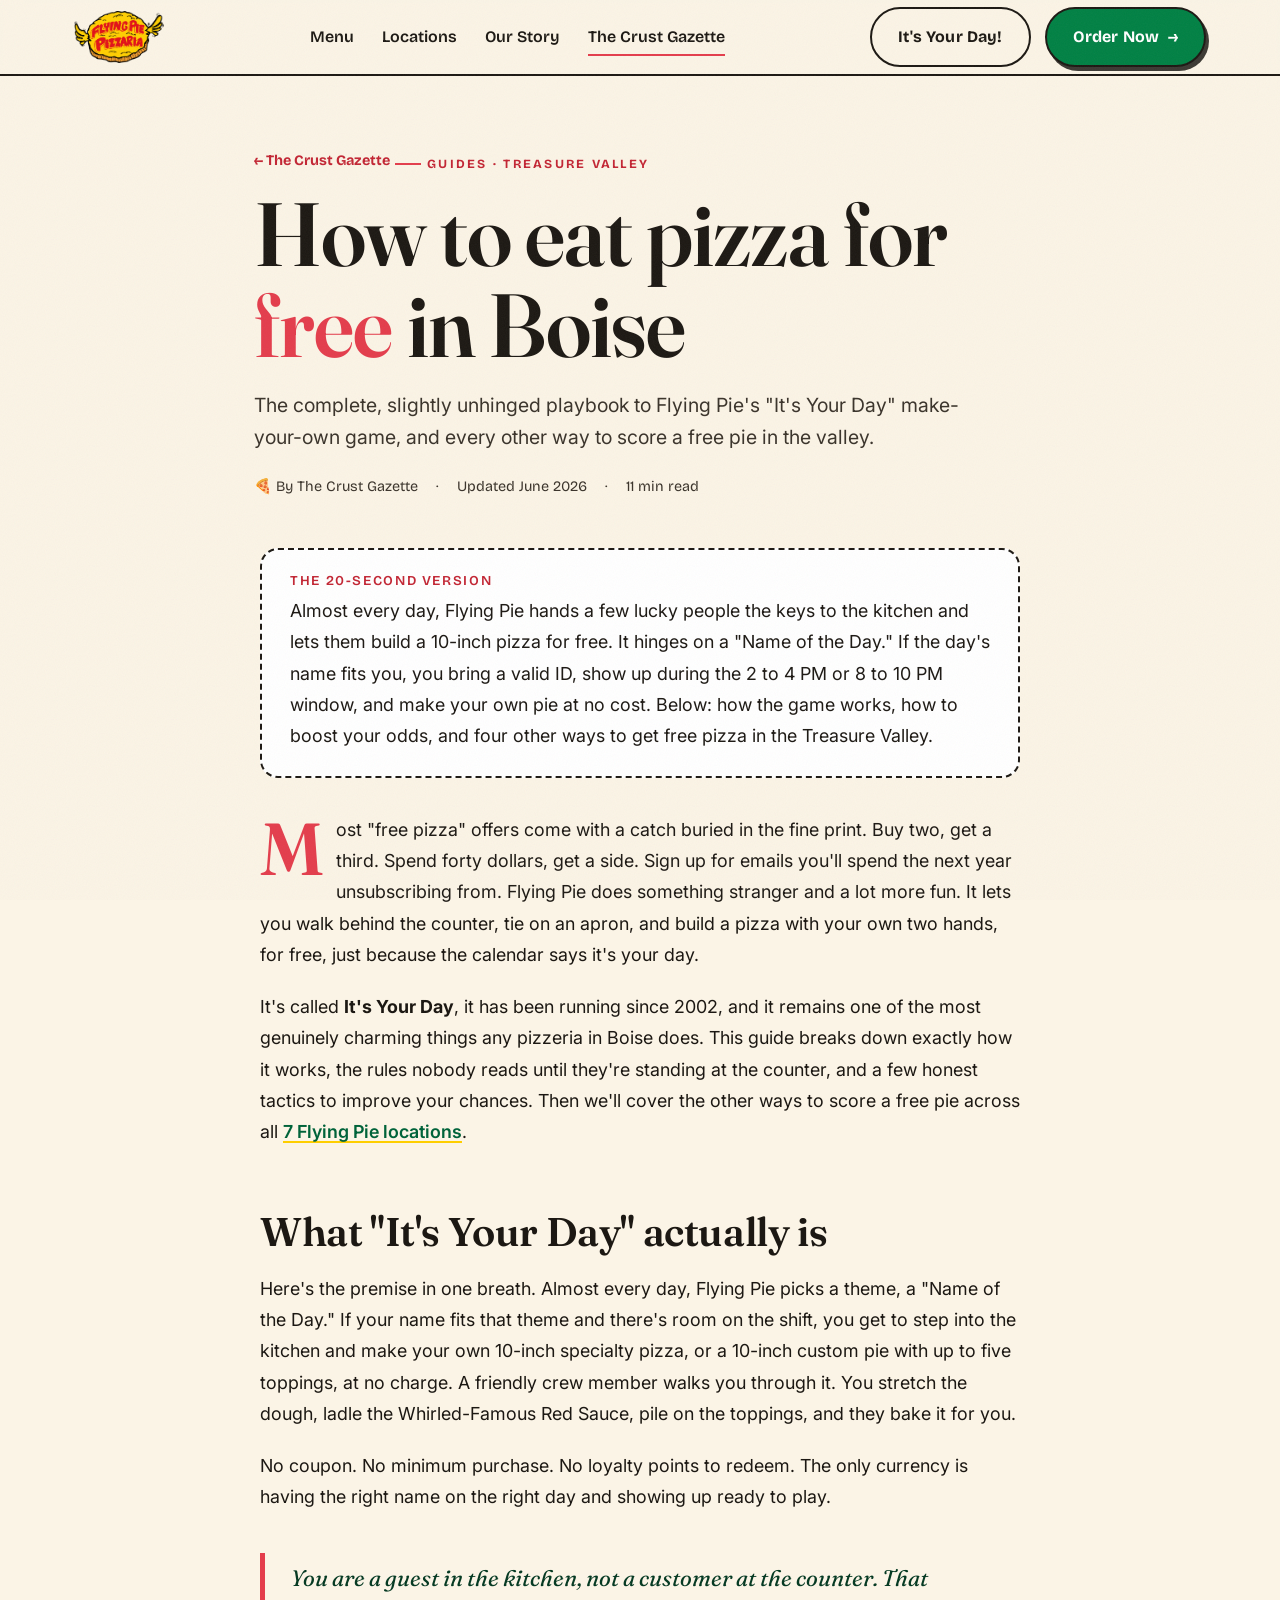
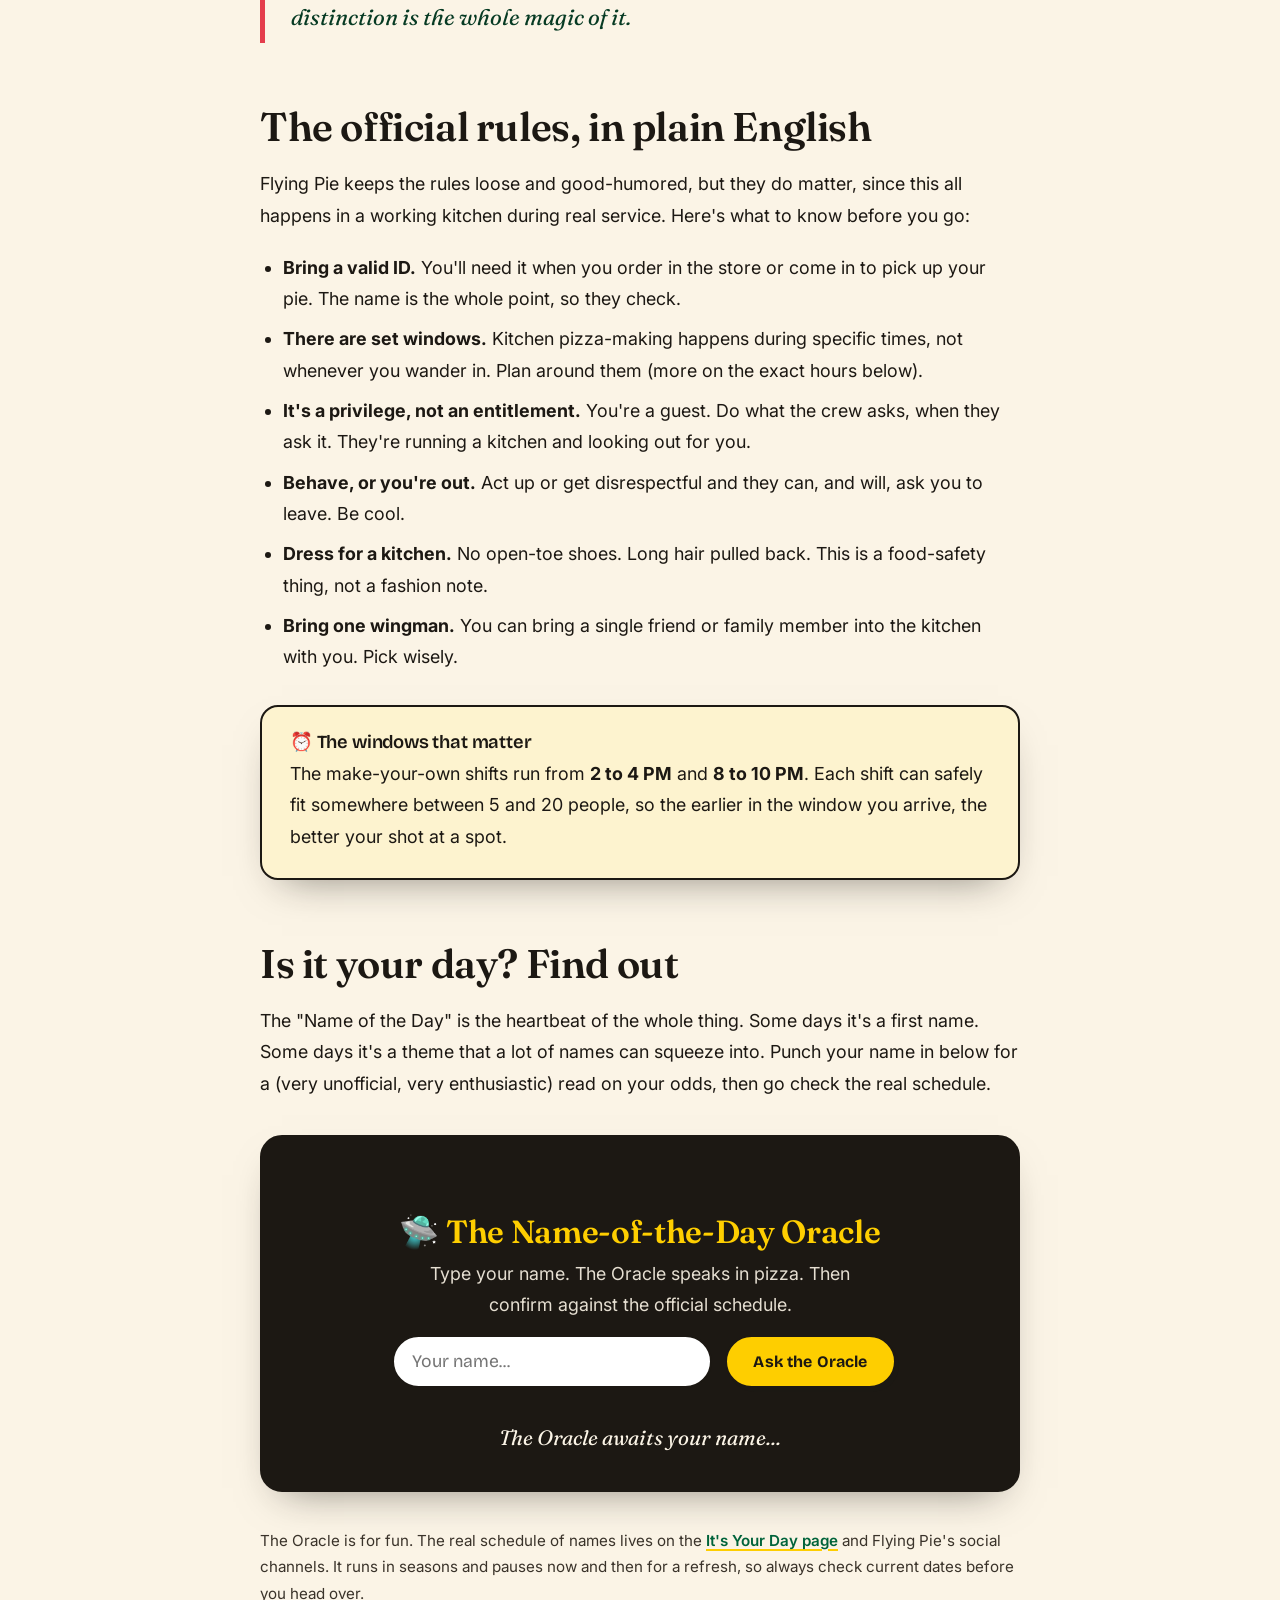
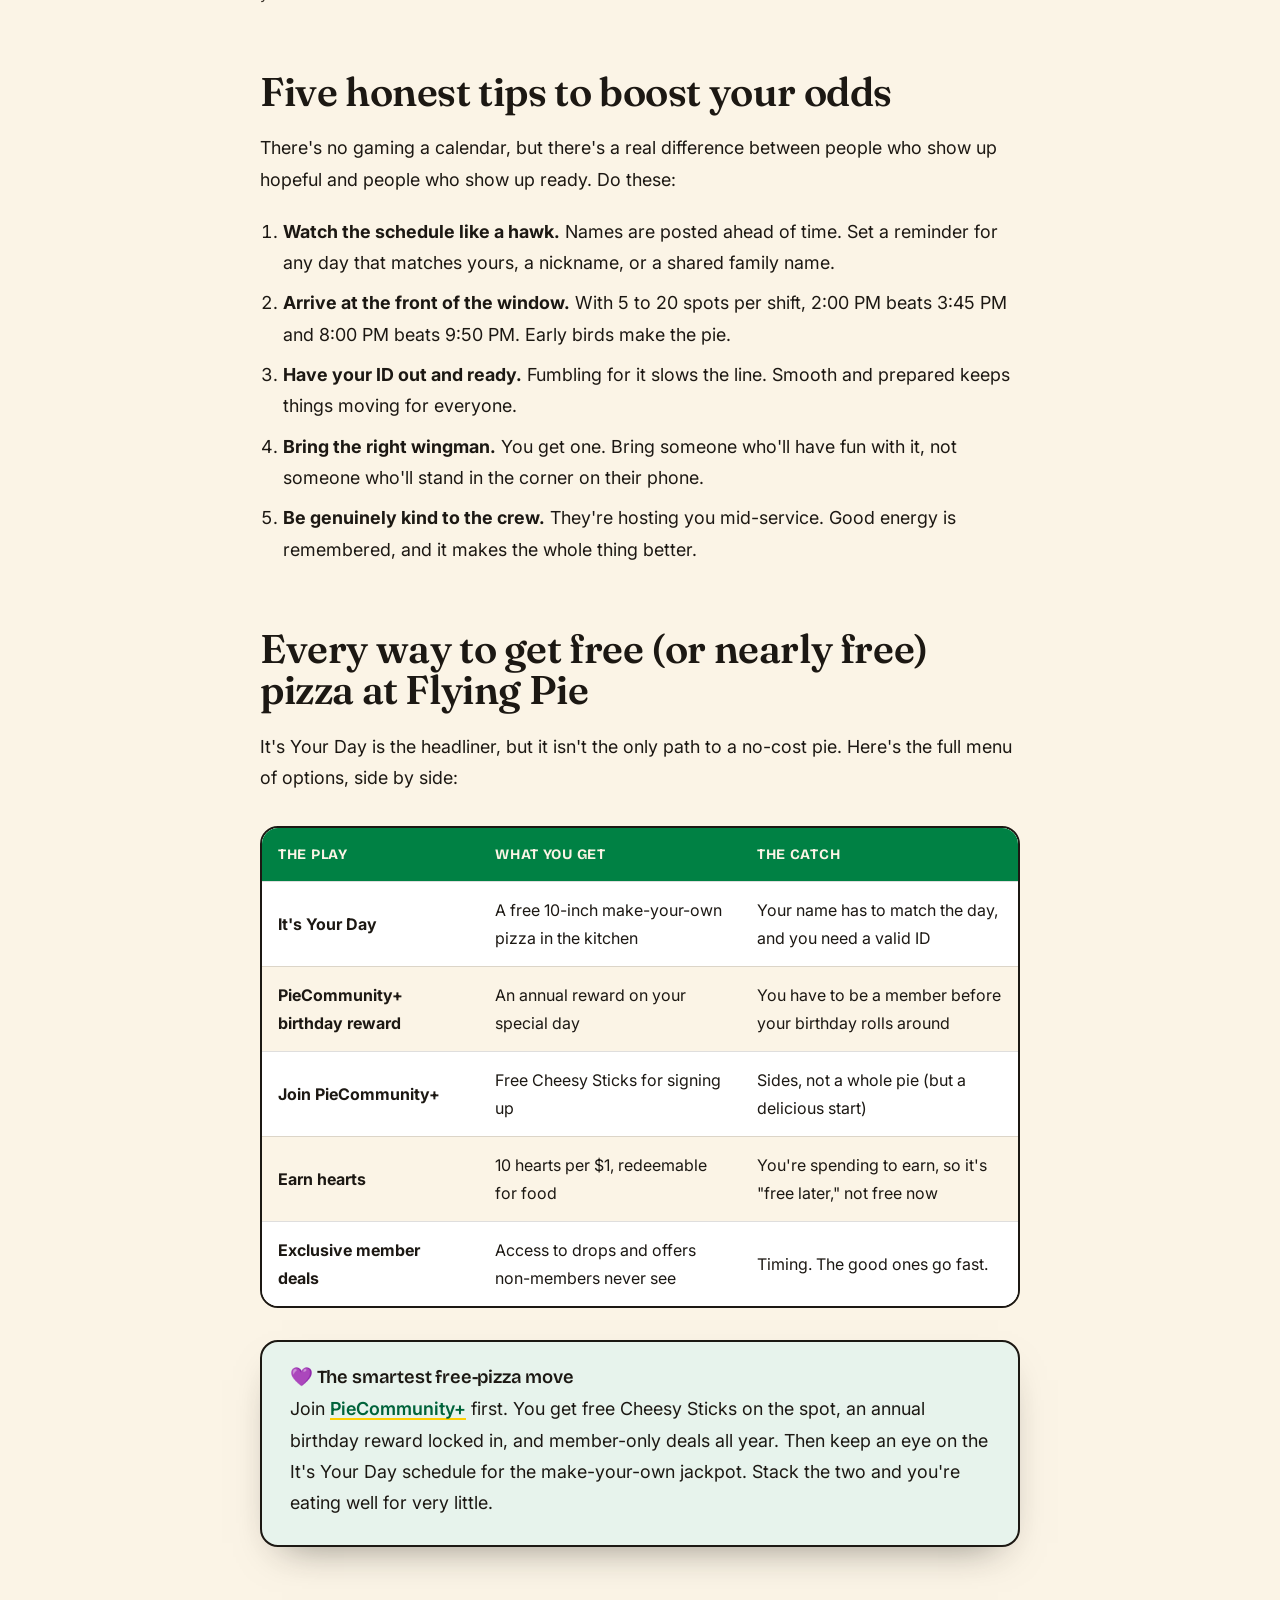
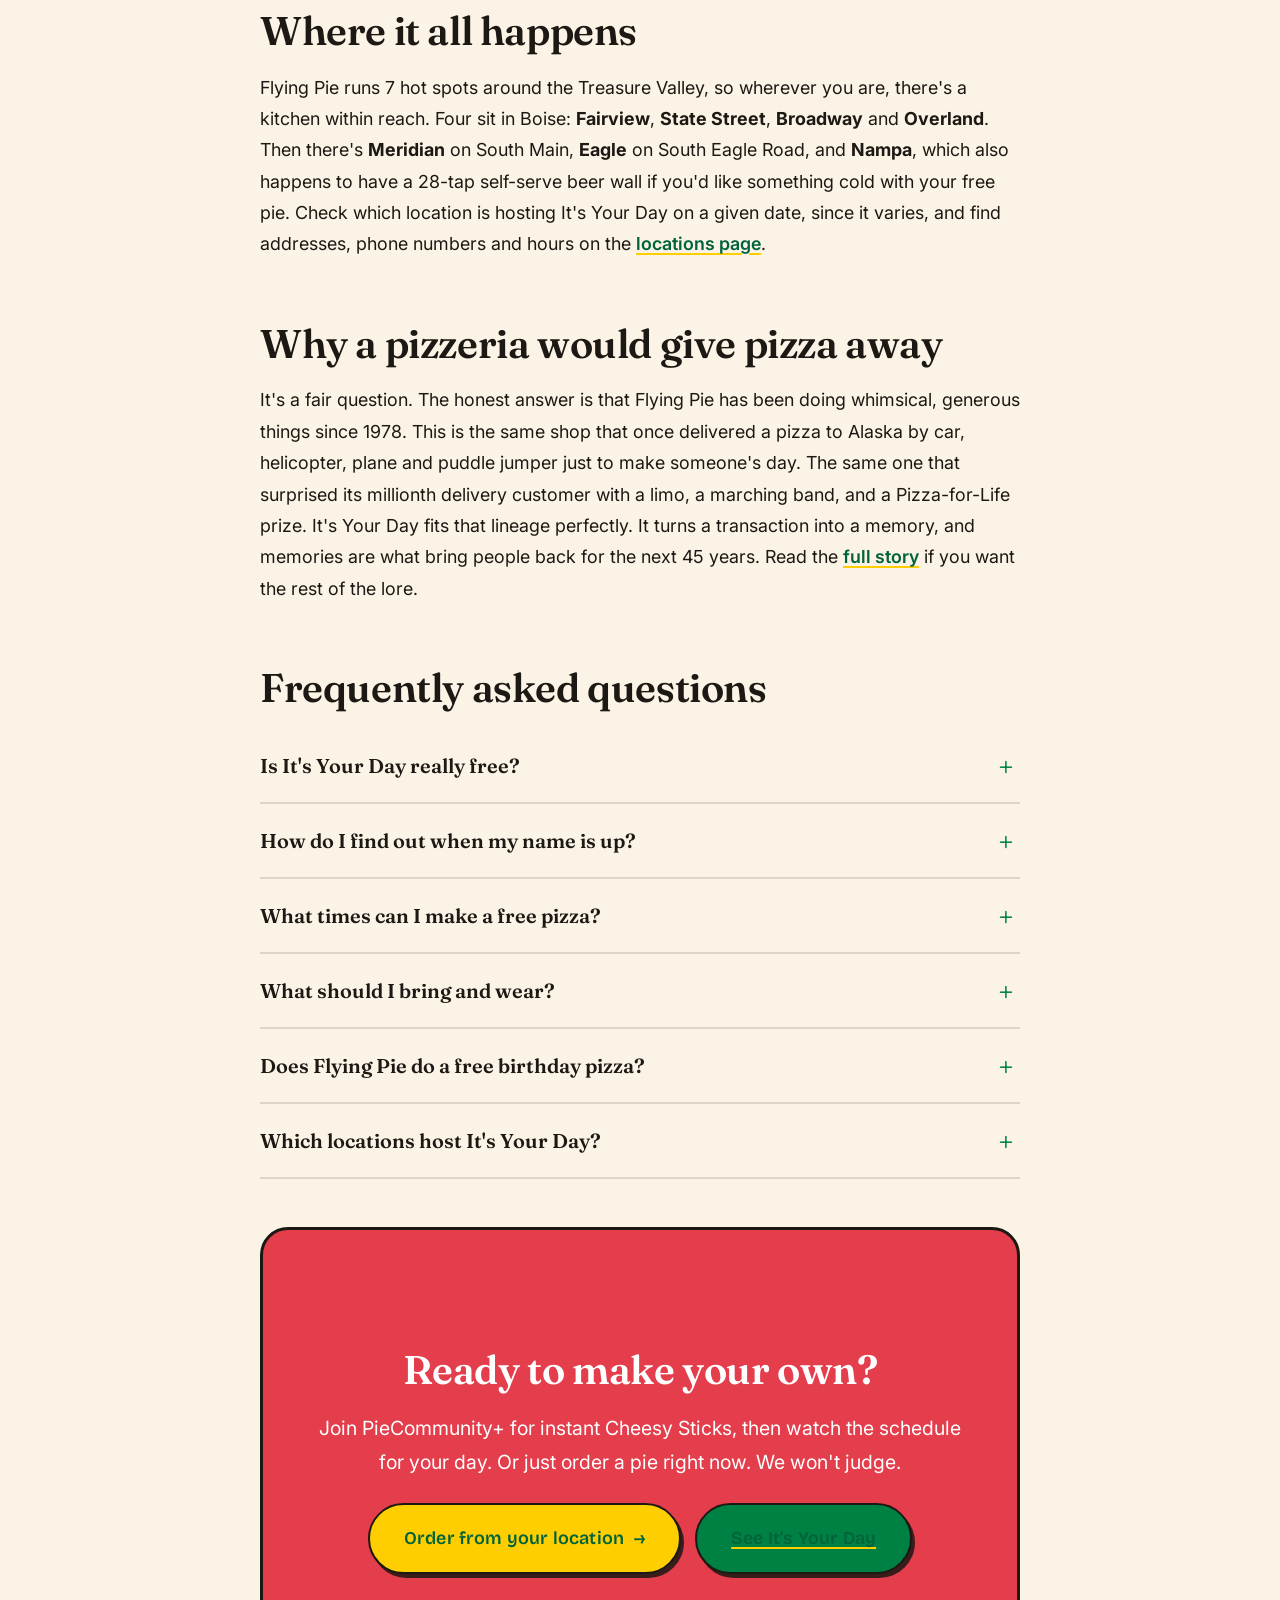
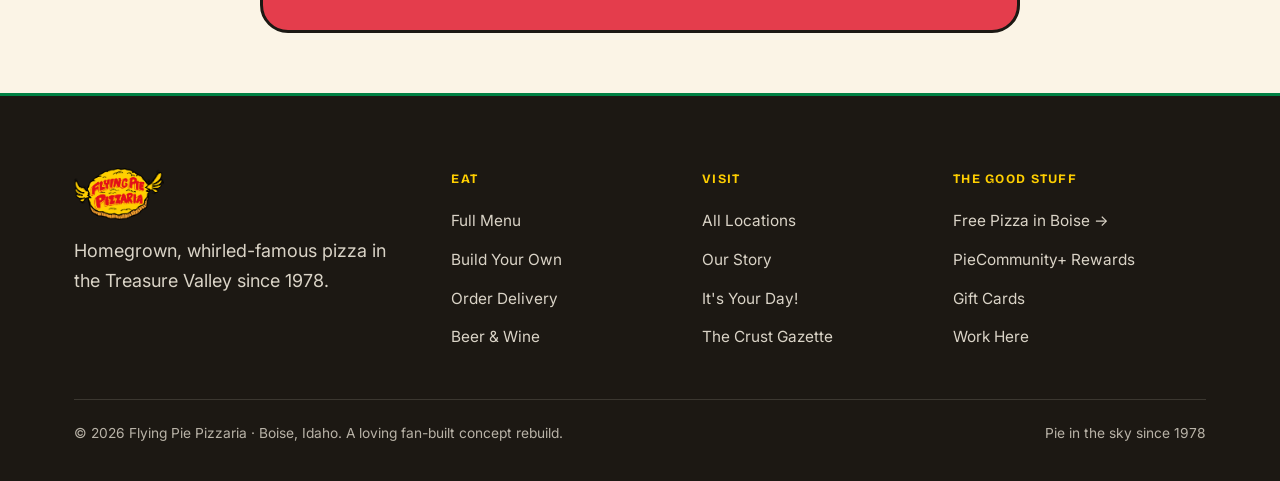
<file: blog/how-to-eat-pizza-for-free-in-boise.html>
<!DOCTYPE html>
<html lang="en">
<head>
<meta charset="UTF-8">
<meta name="viewport" content="width=device-width, initial-scale=1.0">
<title>How to Get Free Pizza in Boise: The Flying Pie "It's Your Day" Playbook (2026)</title>
<meta name="description" content="Flying Pie lets you walk into the kitchen and make a 10-inch pizza for free. Here's exactly how the 'It's Your Day' Name of the Day game works, the rules and times, how to boost your odds, plus every other way to score free pizza in Boise, Meridian, Eagle and Nampa.">
<meta name="keywords" content="free pizza Boise, free pizza near me, It's Your Day Flying Pie, make your own pizza free, free birthday pizza Boise, Flying Pie Pizzaria, free pizza Meridian, free pizza Nampa">
<link rel="canonical" href="https://flyingpie.example/blog/how-to-eat-pizza-for-free-in-boise.html">
<meta property="og:type" content="article">
<meta property="og:title" content="How to Get Free Pizza in Boise: The Flying Pie 'It's Your Day' Playbook">
<meta property="og:description" content="The definitive guide to making a pizza for free at Flying Pie, plus every other way to score a free pie in the Treasure Valley.">
<meta name="author" content="The Crust Gazette">
<link rel="icon" type="image/svg+xml" href="../assets/logo.svg">
<link rel="preconnect" href="https://fonts.googleapis.com">
<link rel="preconnect" href="https://fonts.gstatic.com" crossorigin>
<link href="https://fonts.googleapis.com/css2?family=Bricolage+Grotesque:opsz,wght@12..96,600;12..96,700;12..96,800&family=Fraunces:ital,opsz,wght@0,9..144,500;0,9..144,600;1,9..144,500;1,9..144,600&family=Inter:wght@400;500;600;700&display=swap" rel="stylesheet">
<link rel="stylesheet" href="../css/style.css">
<script type="application/ld+json">
{
  "@context":"https://schema.org",
  "@type":"Article",
  "headline":"How to Get Free Pizza in Boise: The Flying Pie \"It's Your Day\" Playbook",
  "description":"A complete guide to scoring free pizza in the Treasure Valley, including how Flying Pie's make-your-own It's Your Day game works.",
  "author":{"@type":"Organization","name":"Flying Pie Pizzaria"},
  "publisher":{"@type":"Organization","name":"Flying Pie Pizzaria","logo":{"@type":"ImageObject","url":"https://flyingpie.example/assets/logo.svg"}},
  "datePublished":"2026-06-25",
  "dateModified":"2026-06-25",
  "mainEntityOfPage":{"@type":"WebPage","@id":"https://flyingpie.example/blog/how-to-eat-pizza-for-free-in-boise.html"}
}
</script>
<script type="application/ld+json">
{
  "@context":"https://schema.org",
  "@type":"FAQPage",
  "mainEntity":[
    {"@type":"Question","name":"Is It's Your Day at Flying Pie really free?","acceptedAnswer":{"@type":"Answer","text":"Yes. If you are selected on a day that matches the Name of the Day, you get to step into the kitchen and build a 10-inch specialty or custom pizza (up to 5 toppings) at no charge. There is no coupon to print and no purchase required to participate."}},
    {"@type":"Question","name":"How does the Name of the Day work?","acceptedAnswer":{"@type":"Answer","text":"Almost every day Flying Pie assigns a theme or name. If your name fits the day's theme and there is room on the shift, you can make a free pizza. Check the It's Your Day schedule and Flying Pie social media to see when your name is coming up."}},
    {"@type":"Question","name":"What times can you make a free pizza at Flying Pie?","acceptedAnswer":{"@type":"Answer","text":"The make-your-own windows run from 2 to 4 PM and 8 to 10 PM. Each shift can safely accommodate roughly 5 to 20 people, so arriving early in the window helps."}},
    {"@type":"Question","name":"What do you need to bring?","acceptedAnswer":{"@type":"Answer","text":"Bring a valid photo ID. Wear closed-toe shoes, tie back long hair, and follow the crew's instructions in the kitchen. You can bring one friend or family member to join you."}},
    {"@type":"Question","name":"Does Flying Pie give a free birthday pizza?","acceptedAnswer":{"@type":"Answer","text":"Flying Pie's PieCommunity+ rewards program includes an annual birthday reward, and new members get free Cheesy Sticks when they join. It's Your Day is a separate make-your-own game based on the Name of the Day rather than your birthday."}},
    {"@type":"Question","name":"Which Flying Pie locations offer free pizza?","acceptedAnswer":{"@type":"Answer","text":"Flying Pie has 7 Treasure Valley locations: four in Boise (Fairview, State Street, Broadway, Overland), plus Meridian, Eagle and Nampa. Check the schedule to see which location is hosting It's Your Day on a given date."}}
  ]
}
</script>
</head>
<body>
<div class="readbar"></div>
<header class="nav">
  <div class="wrap nav__row">
    <a class="brandmark" href="../index.html" aria-label="Flying Pie home"><img src="../assets/flying-pie-logo.png" alt="Flying Pie Pizzaria" class="logo-img"></a>
    <nav class="nav__links" aria-label="Primary">
      <a href="../menu.html">Menu</a><a href="../locations.html">Locations</a><a href="../about.html">Our Story</a><a href="index.html" class="is-active">The Crust Gazette</a>
    </nav>
    <div class="nav__cta">
      <a href="../about.html#iyd" class="btn btn--ghost" style="box-shadow:none">It's Your Day!</a>
      <a href="../order.html" class="btn btn--green">Order Now <span class="arr">→</span></a>
    </div>
    <button class="nav__burger" aria-label="Menu" aria-expanded="false"><span></span><span></span><span></span></button>
  </div>
</header>
<nav class="mobile-menu" aria-label="Mobile"><a href="../menu.html">Menu</a><a href="../locations.html">Locations</a><a href="../about.html">Our Story</a><a href="index.html">The Crust Gazette</a><a href="../order.html" class="btn btn--red">Order Now →</a></nav>

<!-- POST HERO -->
<section class="post-hero">
  <div class="wrap" style="max-width:820px">
    <a href="index.html" style="font-family:var(--font-grotesk);font-weight:700;color:var(--red-deep);font-size:.9rem">← The Crust Gazette</a>
    <span class="eyebrow" style="margin-top:18px">Guides · Treasure Valley</span>
    <h1 class="reveal" style="margin:.15em 0 .2em">How to eat pizza for <span class="u-red">free</span> in Boise</h1>
    <p class="lead reveal">The complete, slightly unhinged playbook to Flying Pie's "It's Your Day" make-your-own game, and every other way to score a free pie in the valley.</p>
    <div class="post-meta">
      <span>🍕 By The Crust Gazette</span><span>·</span><span>Updated June 2026</span><span>·</span><span>11 min read</span>
    </div>
  </div>
</section>

<section class="section-sm" style="padding-top:20px">
<div class="article">

  <div class="tldr reveal">
    <h4>The 20-second version</h4>
    <p style="margin:0">Almost every day, Flying Pie hands a few lucky people the keys to the kitchen and lets them build a 10-inch pizza for free. It hinges on a "Name of the Day." If the day's name fits you, you bring a valid ID, show up during the 2 to 4 PM or 8 to 10 PM window, and make your own pie at no cost. Below: how the game works, how to boost your odds, and four other ways to get free pizza in the Treasure Valley.</p>
  </div>

  <p class="dropcap reveal">Most "free pizza" offers come with a catch buried in the fine print. Buy two, get a third. Spend forty dollars, get a side. Sign up for emails you'll spend the next year unsubscribing from. Flying Pie does something stranger and a lot more fun. It lets you walk behind the counter, tie on an apron, and build a pizza with your own two hands, for free, just because the calendar says it's your day.</p>

  <p class="reveal">It's called <strong>It's Your Day</strong>, it has been running since 2002, and it remains one of the most genuinely charming things any pizzeria in Boise does. This guide breaks down exactly how it works, the rules nobody reads until they're standing at the counter, and a few honest tactics to improve your chances. Then we'll cover the other ways to score a free pie across all <a href="../locations.html">7 Flying Pie locations</a>.</p>

  <h2 class="reveal">What "It's Your Day" actually is</h2>
  <p class="reveal">Here's the premise in one breath. Almost every day, Flying Pie picks a theme, a "Name of the Day." If your name fits that theme and there's room on the shift, you get to step into the kitchen and make your own 10-inch specialty pizza, or a 10-inch custom pie with up to five toppings, at no charge. A friendly crew member walks you through it. You stretch the dough, ladle the Whirled-Famous Red Sauce, pile on the toppings, and they bake it for you.</p>
  <p class="reveal">No coupon. No minimum purchase. No loyalty points to redeem. The only currency is having the right name on the right day and showing up ready to play.</p>

  <blockquote class="reveal">You are a guest in the kitchen, not a customer at the counter. That distinction is the whole magic of it.</blockquote>

  <h2 class="reveal">The official rules, in plain English</h2>
  <p class="reveal">Flying Pie keeps the rules loose and good-humored, but they do matter, since this all happens in a working kitchen during real service. Here's what to know before you go:</p>
  <ul class="reveal">
    <li><strong>Bring a valid ID.</strong> You'll need it when you order in the store or come in to pick up your pie. The name is the whole point, so they check.</li>
    <li><strong>There are set windows.</strong> Kitchen pizza-making happens during specific times, not whenever you wander in. Plan around them (more on the exact hours below).</li>
    <li><strong>It's a privilege, not an entitlement.</strong> You're a guest. Do what the crew asks, when they ask it. They're running a kitchen and looking out for you.</li>
    <li><strong>Behave, or you're out.</strong> Act up or get disrespectful and they can, and will, ask you to leave. Be cool.</li>
    <li><strong>Dress for a kitchen.</strong> No open-toe shoes. Long hair pulled back. This is a food-safety thing, not a fashion note.</li>
    <li><strong>Bring one wingman.</strong> You can bring a single friend or family member into the kitchen with you. Pick wisely.</li>
  </ul>

  <div class="callout callout--yellow reveal">
    <h4>⏰ The windows that matter</h4>
    <p>The make-your-own shifts run from <strong>2 to 4 PM</strong> and <strong>8 to 10 PM</strong>. Each shift can safely fit somewhere between 5 and 20 people, so the earlier in the window you arrive, the better your shot at a spot.</p>
  </div>

  <h2 class="reveal">Is it your day? Find out</h2>
  <p class="reveal">The "Name of the Day" is the heartbeat of the whole thing. Some days it's a first name. Some days it's a theme that a lot of names can squeeze into. Punch your name in below for a (very unofficial, very enthusiastic) read on your odds, then go check the real schedule.</p>

  <div class="namecheck reveal" id="nameCheck">
    <h3>🛸 The Name-of-the-Day Oracle</h3>
    <p style="opacity:.9;margin:0 auto;max-width:42ch">Type your name. The Oracle speaks in pizza. Then confirm against the official schedule.</p>
    <div>
      <input type="text" placeholder="Your name..." aria-label="Your name" maxlength="24">
      <button class="btn btn--yellow">Ask the Oracle</button>
    </div>
    <div class="namecheck__out" aria-live="polite">The Oracle awaits your name...</div>
  </div>
  <p class="reveal" style="font-size:.95rem;color:var(--ink-soft)">The Oracle is for fun. The real schedule of names lives on the <a href="../about.html#iyd">It's Your Day page</a> and Flying Pie's social channels. It runs in seasons and pauses now and then for a refresh, so always check current dates before you head over.</p>

  <h2 class="reveal">Five honest tips to boost your odds</h2>
  <p class="reveal">There's no gaming a calendar, but there's a real difference between people who show up hopeful and people who show up ready. Do these:</p>
  <ol class="reveal">
    <li><strong>Watch the schedule like a hawk.</strong> Names are posted ahead of time. Set a reminder for any day that matches yours, a nickname, or a shared family name.</li>
    <li><strong>Arrive at the front of the window.</strong> With 5 to 20 spots per shift, 2:00 PM beats 3:45 PM and 8:00 PM beats 9:50 PM. Early birds make the pie.</li>
    <li><strong>Have your ID out and ready.</strong> Fumbling for it slows the line. Smooth and prepared keeps things moving for everyone.</li>
    <li><strong>Bring the right wingman.</strong> You get one. Bring someone who'll have fun with it, not someone who'll stand in the corner on their phone.</li>
    <li><strong>Be genuinely kind to the crew.</strong> They're hosting you mid-service. Good energy is remembered, and it makes the whole thing better.</li>
  </ol>

  <h2 class="reveal">Every way to get free (or nearly free) pizza at Flying Pie</h2>
  <p class="reveal">It's Your Day is the headliner, but it isn't the only path to a no-cost pie. Here's the full menu of options, side by side:</p>

  <div class="tablewrap reveal">
    <table class="cmp">
      <thead>
        <tr><th>The play</th><th>What you get</th><th>The catch</th></tr>
      </thead>
      <tbody>
        <tr><td><strong>It's Your Day</strong></td><td>A free 10-inch make-your-own pizza in the kitchen</td><td>Your name has to match the day, and you need a valid ID</td></tr>
        <tr><td><strong>PieCommunity+ birthday reward</strong></td><td>An annual reward on your special day</td><td>You have to be a member before your birthday rolls around</td></tr>
        <tr><td><strong>Join PieCommunity+</strong></td><td>Free Cheesy Sticks for signing up</td><td>Sides, not a whole pie (but a delicious start)</td></tr>
        <tr><td><strong>Earn hearts</strong></td><td>10 hearts per $1, redeemable for food</td><td>You're spending to earn, so it's "free later," not free now</td></tr>
        <tr><td><strong>Exclusive member deals</strong></td><td>Access to drops and offers non-members never see</td><td>Timing. The good ones go fast.</td></tr>
      </tbody>
    </table>
  </div>

  <div class="callout callout--green reveal">
    <h4>💜 The smartest free-pizza move</h4>
    <p>Join <a href="../locations.html">PieCommunity+</a> first. You get free Cheesy Sticks on the spot, an annual birthday reward locked in, and member-only deals all year. Then keep an eye on the It's Your Day schedule for the make-your-own jackpot. Stack the two and you're eating well for very little.</p>
  </div>

  <h2 class="reveal">Where it all happens</h2>
  <p class="reveal">Flying Pie runs 7 hot spots around the Treasure Valley, so wherever you are, there's a kitchen within reach. Four sit in Boise: <strong>Fairview</strong>, <strong>State Street</strong>, <strong>Broadway</strong> and <strong>Overland</strong>. Then there's <strong>Meridian</strong> on South Main, <strong>Eagle</strong> on South Eagle Road, and <strong>Nampa</strong>, which also happens to have a 28-tap self-serve beer wall if you'd like something cold with your free pie. Check which location is hosting It's Your Day on a given date, since it varies, and find addresses, phone numbers and hours on the <a href="../locations.html">locations page</a>.</p>

  <h2 class="reveal">Why a pizzeria would give pizza away</h2>
  <p class="reveal">It's a fair question. The honest answer is that Flying Pie has been doing whimsical, generous things since 1978. This is the same shop that once delivered a pizza to Alaska by car, helicopter, plane and puddle jumper just to make someone's day. The same one that surprised its millionth delivery customer with a limo, a marching band, and a Pizza-for-Life prize. It's Your Day fits that lineage perfectly. It turns a transaction into a memory, and memories are what bring people back for the next 45 years. Read the <a href="../about.html">full story</a> if you want the rest of the lore.</p>

  <!-- FAQ -->
  <h2 class="reveal" id="faq">Frequently asked questions</h2>
  <div class="reveal" style="margin-top:14px">
    <div class="faq-item"><button class="faq-q">Is It's Your Day really free?</button><div class="faq-a"><p>Yes. If you're selected on a day that matches the Name of the Day, you build a 10-inch specialty or custom pizza (up to five toppings) at no charge. No coupon, no purchase required.</p></div></div>
    <div class="faq-item"><button class="faq-q">How do I find out when my name is up?</button><div class="faq-a"><p>Check the It's Your Day schedule on the Flying Pie site and their social media. Names are posted ahead of time, so set a reminder for any date that matches yours.</p></div></div>
    <div class="faq-item"><button class="faq-q">What times can I make a free pizza?</button><div class="faq-a"><p>The kitchen windows run 2 to 4 PM and 8 to 10 PM. Each shift fits roughly 5 to 20 people, so show up early in the window.</p></div></div>
    <div class="faq-item"><button class="faq-q">What should I bring and wear?</button><div class="faq-a"><p>A valid photo ID, closed-toe shoes, and long hair tied back. You can bring one friend or family member into the kitchen with you.</p></div></div>
    <div class="faq-item"><button class="faq-q">Does Flying Pie do a free birthday pizza?</button><div class="faq-a"><p>PieCommunity+ members get an annual birthday reward, and new members get free Cheesy Sticks at signup. It's Your Day is a separate make-your-own game tied to the Name of the Day, not your birthday.</p></div></div>
    <div class="faq-item"><button class="faq-q">Which locations host It's Your Day?</button><div class="faq-a"><p>It rotates among Flying Pie's 7 Treasure Valley locations across Boise, Meridian, Eagle and Nampa. Check the schedule to see which one is hosting on a given date.</p></div></div>
  </div>

  <div class="ctaband reveal" style="margin-top:48px">
    <h2>Ready to make your own?</h2>
    <p class="lead" style="color:#fff;margin:8px auto 24px">Join PieCommunity+ for instant Cheesy Sticks, then watch the schedule for your day. Or just order a pie right now. We won't judge.</p>
    <div style="display:flex;gap:14px;justify-content:center;flex-wrap:wrap">
      <a href="../locations.html" class="btn btn--yellow btn--lg">Order from your location <span class="arr">→</span></a>
      <a href="../about.html#iyd" class="btn btn--green btn--lg">See It's Your Day</a>
    </div>
  </div>

</div>
</section>

<footer class="footer">
  <div class="wrap">
    <div class="footer__grid">
      <div><a class="brandmark" href="../index.html" style="color:var(--paper)"><img src="../assets/flying-pie-logo.png" alt="Flying Pie Pizzaria" class="logo-img logo-img--footer"></a><p style="margin-top:16px;opacity:.85;max-width:34ch">Homegrown, whirled-famous pizza in the Treasure Valley since 1978.</p></div>
      <div><h5>Eat</h5><ul><li><a href="../menu.html">Full Menu</a></li><li><a href="../order.html">Build Your Own</a></li><li><a href="../order.html">Order Delivery</a></li><li><a href="../menu.html#drinks">Beer &amp; Wine</a></li></ul></div>
      <div><h5>Visit</h5><ul><li><a href="../locations.html">All Locations</a></li><li><a href="../about.html">Our Story</a></li><li><a href="../about.html#iyd">It's Your Day!</a></li><li><a href="index.html">The Crust Gazette</a></li></ul></div>
      <div><h5>The good stuff</h5><ul><li><a href="how-to-eat-pizza-for-free-in-boise.html">Free Pizza in Boise →</a></li><li><a href="../locations.html">PieCommunity+ Rewards</a></li><li><a href="../locations.html">Gift Cards</a></li><li><a href="../about.html">Work Here</a></li></ul></div>
    </div>
    <div class="footer__bottom"><span>© <span data-year>2026</span> Flying Pie Pizzaria · Boise, Idaho. A loving fan-built concept rebuild.</span><span>Pie in the sky since 1978</span></div>
  </div>
</footer>
<script src="../js/main.js"></script>
</body>
</html>
</file>
<file: css/style.css>
/* =====================================================================
   FLYING PIE — design system
   "Pie in the sky since 1978" — a zine/Americana riso aesthetic
   Hand-built, no framework. Warm paper, overprint color, doodles.
   ===================================================================== */

:root{
  /* brand palette (pulled from flyingpie.com) */
  --ink:#1c1813;
  --ink-soft:#3a332a;
  --paper:#fbf4e6;
  --paper-2:#f4e9d2;
  --paper-3:#efe0c2;
  --green:#008144;
  --green-deep:#00633a;
  --green-ink:#063a23;
  --red:#e43d4c;
  --red-deep:#c32533;
  --yellow:#fece00;
  --yellow-deep:#f3b500;
  --blue:#0056a7;
  --blue-soft:#2f7fd0;
  --cream-line:rgba(28,24,19,.14);

  --shadow-sticker:3px 4px 0 rgba(28,24,19,.85);
  --shadow-card:0 18px 40px -22px rgba(28,24,19,.55);
  --radius:18px;
  --maxw:1180px;

  --font-display:"Fraunces",Georgia,serif;
  --font-grotesk:"Bricolage Grotesque","Inter",sans-serif;
  --font-body:"Inter",system-ui,sans-serif;
}

*{box-sizing:border-box}
html{scroll-behavior:smooth}
body{
  margin:0;
  font-family:var(--font-body);
  color:var(--ink);
  background:var(--paper);
  font-size:18px;
  line-height:1.65;
  -webkit-font-smoothing:antialiased;
  overflow-x:hidden;
}
/* subtle paper grain */
body::before{
  content:"";
  position:fixed;inset:0;
  pointer-events:none;z-index:9999;
  opacity:.05;
  background-image:url("data:image/svg+xml,%3Csvg xmlns='http://www.w3.org/2000/svg' width='120' height='120'%3E%3Cfilter id='n'%3E%3CfeTurbulence type='fractalNoise' baseFrequency='0.9' numOctaves='2' stitchTiles='stitch'/%3E%3C/filter%3E%3Crect width='100%25' height='100%25' filter='url(%23n)'/%3E%3C/svg%3E");
}

img{max-width:100%;display:block}
a{color:inherit;text-decoration:none}
button{font-family:inherit}

h1,h2,h3,h4{font-family:var(--font-display);font-weight:600;line-height:1.02;margin:0;letter-spacing:-.01em}
h1{font-size:clamp(2.7rem,7vw,5.6rem)}
h2{font-size:clamp(2rem,4.6vw,3.5rem)}
h3{font-size:clamp(1.35rem,2.6vw,2rem)}
p{margin:0 0 1.1em}

.wrap{max-width:var(--maxw);margin:0 auto;padding:0 24px}
.section{padding:96px 0}
.section-sm{padding:60px 0}

/* ---- type helpers ---- */
.eyebrow{
  font-family:var(--font-grotesk);
  font-weight:700;
  text-transform:uppercase;
  letter-spacing:.18em;
  font-size:.78rem;
  color:var(--red-deep);
  display:inline-flex;align-items:center;gap:.5em;
}
.eyebrow::before{content:"";width:26px;height:2px;background:var(--red);display:inline-block}
.serif-i{font-style:italic;font-family:var(--font-display)}
.u-green{color:var(--green)}
.u-red{color:var(--red)}
.u-blue{color:var(--blue)}
.u-yellow{color:var(--yellow-deep)}
.center{text-align:center}
.lead{font-size:1.22rem;color:var(--ink-soft);max-width:60ch}

/* highlighter underline */
.hl{
  background:linear-gradient(180deg,transparent 58%,var(--yellow) 58% 92%,transparent 92%);
  padding:0 .06em;
}

/* =====================  BUTTONS  ===================== */
.btn{
  display:inline-flex;align-items:center;gap:.55em;
  font-family:var(--font-grotesk);font-weight:700;
  font-size:1rem;letter-spacing:.01em;
  padding:15px 26px;border-radius:999px;
  border:2.5px solid var(--ink);
  background:var(--red);color:#fff;
  cursor:pointer;transition:transform .15s ease,box-shadow .15s ease;
  box-shadow:var(--shadow-sticker);
}
.btn:hover{transform:translate(-2px,-2px);box-shadow:5px 6px 0 rgba(28,24,19,.85)}
.btn:active{transform:translate(1px,2px);box-shadow:1px 1px 0 rgba(28,24,19,.85)}
.btn--green{background:var(--green);color:#fff}
.btn--yellow{background:var(--yellow);color:var(--ink)}
.btn--ghost{background:transparent;color:var(--ink)}
.btn--lg{padding:18px 34px;font-size:1.12rem}
.btn .arr{transition:transform .15s ease}
.btn:hover .arr{transform:translateX(3px)}

/* =====================  STICKER / BADGE  ===================== */
.badge{
  display:inline-flex;align-items:center;gap:.45em;
  font-family:var(--font-grotesk);font-weight:700;
  font-size:.8rem;text-transform:uppercase;letter-spacing:.08em;
  padding:7px 14px;border-radius:999px;
  border:2px solid var(--ink);background:#fff;
  box-shadow:2px 2px 0 rgba(28,24,19,.85);
}

/* =====================  NAV  ===================== */
.nav{
  position:sticky;top:0;z-index:200;
  background:rgba(251,244,230,.82);
  backdrop-filter:blur(10px);
  border-bottom:2px solid var(--ink);
}
.nav__row{display:flex;align-items:center;justify-content:space-between;height:74px}
.nav__links{display:flex;align-items:center;gap:28px}
.nav__links a{
  font-family:var(--font-grotesk);font-weight:600;font-size:1rem;
  position:relative;padding:4px 0;
}
.nav__links a::after{
  content:"";position:absolute;left:0;right:100%;bottom:-2px;height:2.5px;
  background:var(--red);transition:right .25s ease;
}
.nav__links a:hover::after,.nav__links a.is-active::after{right:0}
.nav__cta{display:flex;align-items:center;gap:14px}
.brandmark{display:flex;align-items:center;gap:11px;font-family:var(--font-display);font-weight:600}
.brandmark svg{height:46px;width:auto}
.nav__burger{display:none;background:none;border:0;cursor:pointer;padding:8px}
.nav__burger span{display:block;width:26px;height:2.6px;background:var(--ink);margin:5px 0;border-radius:2px;transition:.25s}
.mobile-menu{display:none}

/* =====================  HERO  ===================== */
.hero{position:relative;padding:64px 0 40px;overflow:hidden}
.hero__grid{display:grid;grid-template-columns:1.05fr .95fr;gap:40px;align-items:center}
.hero h1{margin:.15em 0 .25em}
.hero h1 .pop{color:var(--red);display:inline-block;transform:rotate(-2deg)}
.hero__art{position:relative;display:flex;justify-content:center;align-items:center;min-height:420px}
.hero__sky{
  position:absolute;inset:-10% -10% -10% -10%;
  background:
    radial-gradient(circle at 30% 30%, rgba(0,129,68,.16), transparent 60%),
    radial-gradient(circle at 75% 70%, rgba(0,86,167,.14), transparent 55%);
  z-index:0;
}
.hero__pizza{position:relative;z-index:2;width:min(420px,80%);animation:float 6s ease-in-out infinite}
@keyframes float{0%,100%{transform:translateY(0) rotate(-3deg)}50%{transform:translateY(-16px) rotate(2deg)}}
.hero__rating{margin-top:22px;display:flex;gap:22px;flex-wrap:wrap;align-items:center}
.stars{color:var(--yellow-deep);letter-spacing:2px;font-size:1.1rem}

/* dotted flight path */
.flightpath{position:absolute;z-index:1;opacity:.5}

/* =====================  MARQUEE  ===================== */
.marquee{
  background:var(--green);color:var(--paper);
  border-top:2px solid var(--ink);border-bottom:2px solid var(--ink);
  overflow:hidden;padding:14px 0;
}
.marquee__track{display:flex;gap:40px;width:max-content;animation:scroll 26s linear infinite}
.marquee:hover .marquee__track{animation-play-state:paused}
.marquee span{font-family:var(--font-display);font-style:italic;font-size:1.35rem;white-space:nowrap;display:flex;align-items:center;gap:40px}
.marquee span::after{content:"✦";color:var(--yellow);font-style:normal}
@keyframes scroll{to{transform:translateX(-50%)}}

/* =====================  CARDS / PIZZAS  ===================== */
.grid{display:grid;gap:26px}
.grid-3{grid-template-columns:repeat(3,1fr)}
.grid-4{grid-template-columns:repeat(4,1fr)}
.grid-2{grid-template-columns:repeat(2,1fr)}

.pcard{
  background:#fff;border:2.5px solid var(--ink);border-radius:var(--radius);
  padding:24px;position:relative;
  box-shadow:var(--shadow-card);
  transition:transform .18s ease,box-shadow .18s ease;
}
.pcard:hover{transform:translateY(-6px) rotate(-.6deg);box-shadow:0 26px 44px -22px rgba(28,24,19,.6)}
.pcard__disc{
  width:128px;height:128px;margin:0 auto 14px;border-radius:50%;
  display:grid;place-items:center;border:2.5px solid var(--ink);
  position:relative;overflow:hidden;
}
.pcard h3{font-size:1.45rem;margin-bottom:.2em}
.pcard p{font-size:.96rem;color:var(--ink-soft);margin-bottom:1em}
.pcard__tag{position:absolute;top:-12px;right:14px;transform:rotate(4deg)}
.pcard a.more{font-family:var(--font-grotesk);font-weight:700;color:var(--red-deep);font-size:.95rem}

/* =====================  PANEL / SPLIT  ===================== */
.panel{border:2.5px solid var(--ink);border-radius:24px;overflow:hidden}
.split{display:grid;grid-template-columns:1fr 1fr;align-items:stretch}
.split__media{min-height:340px;display:grid;place-items:center;position:relative}
.split__body{padding:48px}
.bg-green{background:var(--green);color:var(--paper)}
.bg-red{background:var(--red);color:#fff}
.bg-blue{background:var(--blue);color:#fff}
.bg-yellow{background:var(--yellow);color:var(--ink)}
.bg-cream{background:var(--paper-2)}
.bg-ink{background:var(--ink);color:var(--paper)}

/* =====================  REWARDS STRIP  ===================== */
.feature{display:flex;gap:16px;align-items:flex-start}
.feature__ico{flex:0 0 auto;width:52px;height:52px;border-radius:14px;display:grid;place-items:center;border:2.5px solid var(--ink);background:#fff;box-shadow:2px 2px 0 rgba(28,24,19,.85)}
.feature h4{font-family:var(--font-grotesk);font-size:1.1rem;margin-bottom:.2em}
.feature p{font-size:.95rem;color:inherit;opacity:.92;margin:0}

/* =====================  LOCATIONS  ===================== */
.loc{
  background:#fff;border:2.5px solid var(--ink);border-radius:var(--radius);
  padding:22px 22px 20px;box-shadow:var(--shadow-card);
  display:flex;flex-direction:column;gap:6px;
  transition:transform .16s ease;
}
.loc:hover{transform:translateY(-5px)}
.loc__pin{font-family:var(--font-grotesk);font-weight:700;color:var(--green);display:flex;align-items:center;gap:7px;font-size:.85rem;text-transform:uppercase;letter-spacing:.06em}
.loc h3{font-size:1.4rem}
.loc__addr{color:var(--ink-soft);font-size:.96rem}
.loc__row{display:flex;gap:12px;margin-top:12px;flex-wrap:wrap}
.loc__row a{font-family:var(--font-grotesk);font-weight:700;font-size:.9rem;padding:9px 16px;border-radius:999px;border:2px solid var(--ink)}
.loc__row a.call{background:var(--paper-2)}
.loc__row a.order{background:var(--red);color:#fff}

/* =====================  TIMELINE  ===================== */
.timeline{position:relative;margin-top:40px}
.timeline::before{content:"";position:absolute;left:120px;top:0;bottom:0;width:3px;background:repeating-linear-gradient(var(--ink) 0 8px,transparent 8px 16px)}
.tl{display:grid;grid-template-columns:120px 1fr;gap:28px;padding:18px 0;position:relative}
.tl__year{font-family:var(--font-display);font-weight:600;font-size:1.7rem;color:var(--green);text-align:right;padding-right:30px}
.tl__body{background:#fff;border:2.5px solid var(--ink);border-radius:14px;padding:16px 20px;box-shadow:3px 4px 0 rgba(28,24,19,.16);position:relative}
.tl__body::before{content:"";position:absolute;left:-39px;top:24px;width:15px;height:15px;border-radius:50%;background:var(--red);border:2.5px solid var(--ink)}
.tl__body h4{font-family:var(--font-grotesk);font-size:1.05rem;margin-bottom:.15em}
.tl__body p{margin:0;font-size:.96rem;color:var(--ink-soft)}

/* =====================  FOOTER  ===================== */
.footer{background:var(--ink);color:var(--paper);padding:72px 0 36px;border-top:3px solid var(--green)}
.footer a{color:var(--paper)}
.footer__grid{display:grid;grid-template-columns:1.6fr 1fr 1fr 1.2fr;gap:40px}
.footer h5{font-family:var(--font-grotesk);text-transform:uppercase;letter-spacing:.1em;font-size:.8rem;color:var(--yellow);margin:0 0 16px}
.footer ul{list-style:none;padding:0;margin:0;display:flex;flex-direction:column;gap:9px}
.footer ul a{opacity:.85;font-size:.96rem}
.footer ul a:hover{opacity:1;color:var(--yellow)}
.footer__bottom{margin-top:48px;padding-top:22px;border-top:1px solid rgba(251,244,230,.2);display:flex;justify-content:space-between;flex-wrap:wrap;gap:12px;font-size:.86rem;opacity:.7}

/* =====================  BLOG  ===================== */
.post-hero{padding:60px 0 30px}
.post-meta{display:flex;gap:18px;flex-wrap:wrap;font-family:var(--font-grotesk);font-size:.9rem;color:var(--ink-soft);margin-top:18px}
.article{max-width:760px;margin:0 auto;font-size:1.12rem;line-height:1.75}
.article h2{margin:1.6em 0 .5em;font-size:clamp(1.7rem,3.4vw,2.5rem)}
.article h3{margin:1.4em 0 .4em}
.article p{margin:0 0 1.15em}
.article ul,.article ol{margin:0 0 1.3em;padding-left:1.3em}
.article li{margin-bottom:.5em}
.article a{color:var(--green-deep);text-decoration:underline;text-decoration-color:var(--yellow);text-underline-offset:3px;text-decoration-thickness:2px;font-weight:600}
.article img{border-radius:14px;border:2.5px solid var(--ink);margin:1.5em 0}
.dropcap::first-letter{
  font-family:var(--font-display);float:left;font-size:4.6rem;line-height:.8;
  padding:6px 12px 0 0;color:var(--red);font-weight:600;
}
.callout{
  border:2.5px solid var(--ink);border-radius:18px;background:var(--paper-2);
  padding:26px 28px;margin:1.8em 0;box-shadow:var(--shadow-card);position:relative;
}
.callout--green{background:#e7f3ec}
.callout--yellow{background:#fdf3cf}
.callout h4{font-family:var(--font-grotesk);font-size:1.15rem;margin-bottom:.35em}
.callout p:last-child{margin:0}
blockquote{
  margin:1.8em 0;padding:6px 0 6px 26px;border-left:5px solid var(--red);
  font-family:var(--font-display);font-style:italic;font-size:1.4rem;color:var(--green-ink);
}
.tldr{
  border:2.5px dashed var(--ink);border-radius:18px;padding:24px 28px;margin:0 0 2em;
  background:#fff;
}
.tldr h4{font-family:var(--font-grotesk);font-size:.85rem;text-transform:uppercase;letter-spacing:.12em;color:var(--red-deep);margin-bottom:.5em}

/* faq */
.faq-item{border-bottom:2px solid var(--cream-line);padding:6px 0}
.faq-q{
  width:100%;text-align:left;background:none;border:0;cursor:pointer;
  font-family:var(--font-display);font-size:1.25rem;font-weight:600;
  padding:18px 40px 18px 0;position:relative;color:var(--ink);
}
.faq-q::after{content:"+";position:absolute;right:6px;top:14px;font-size:1.8rem;color:var(--green);transition:transform .2s}
.faq-q.open::after{transform:rotate(45deg)}
.faq-a{max-height:0;overflow:hidden;transition:max-height .3s ease}
.faq-a p{padding-bottom:18px;margin:0;color:var(--ink-soft)}

/* comparison table */
.tablewrap{overflow-x:auto;margin:1.8em 0;border:2.5px solid var(--ink);border-radius:18px}
table.cmp{width:100%;border-collapse:collapse;font-size:1rem;background:#fff;min-width:560px}
table.cmp th,table.cmp td{padding:14px 16px;text-align:left;border-bottom:1.5px solid var(--cream-line)}
table.cmp thead th{background:var(--green);color:var(--paper);font-family:var(--font-grotesk);font-size:.9rem;text-transform:uppercase;letter-spacing:.05em}
table.cmp tbody tr:last-child td{border-bottom:0}
table.cmp tbody tr:nth-child(even){background:var(--paper)}

/* name checker widget */
.namecheck{
  border:2.5px solid var(--ink);border-radius:22px;background:var(--ink);color:var(--paper);
  padding:34px;margin:2em 0;box-shadow:var(--shadow-card);text-align:center;
}
.namecheck h3{color:var(--yellow);margin-bottom:.3em}
.namecheck input{
  font-family:var(--font-grotesk);font-size:1.1rem;padding:14px 18px;border-radius:999px;
  border:2.5px solid var(--ink);width:min(320px,80%);margin:14px 8px;
}
.namecheck__out{margin-top:18px;font-family:var(--font-display);font-style:italic;font-size:1.3rem;min-height:1.6em}

/* progress reading bar */
.readbar{position:fixed;top:0;left:0;height:4px;background:var(--red);width:0;z-index:300}

/* doodle helpers */
.doodle{position:absolute;pointer-events:none;z-index:1}
.tilt-l{transform:rotate(-3deg)}
.tilt-r{transform:rotate(3deg)}

/* section heading block */
.sec-head{max-width:680px;margin:0 0 44px}
.sec-head.center{margin-left:auto;margin-right:auto}

/* cta band */
.ctaband{background:var(--red);color:#fff;border:3px solid var(--ink);border-radius:28px;padding:56px;text-align:center;position:relative;overflow:hidden}
.ctaband h2{color:#fff}
.ctaband .doodle{opacity:.9}

/* chips */
.chips{display:flex;gap:10px;flex-wrap:wrap}
.chip{font-family:var(--font-grotesk);font-weight:600;font-size:.85rem;padding:7px 14px;border-radius:999px;border:2px solid var(--ink);background:#fff}

/* =====================  RESPONSIVE  ===================== */
@media(max-width:1000px){
  .grid-4{grid-template-columns:repeat(2,1fr)}
  .footer__grid{grid-template-columns:1fr 1fr}
}
@media(max-width:860px){
  body{font-size:17px}
  .nav__links{display:none}
  .nav__cta .btn--ghost{display:none}
  .nav__burger{display:block}
  .hero__grid{grid-template-columns:1fr;gap:10px}
  .hero__art{min-height:300px;order:-1}
  .split{grid-template-columns:1fr}
  .grid-3{grid-template-columns:1fr}
  .grid-2{grid-template-columns:1fr}
  .timeline::before{left:14px}
  .tl{grid-template-columns:1fr;gap:8px;padding-left:40px}
  .tl__year{text-align:left;padding-right:0}
  .tl__body::before{left:-33px}
  .section{padding:64px 0}
  .split__body{padding:30px}
  .ctaband{padding:36px 24px}
  /* mobile menu */
  .mobile-menu{
    display:block;position:fixed;inset:74px 0 auto 0;z-index:150;
    background:var(--paper);border-bottom:2px solid var(--ink);
    transform:translateY(-120%);transition:transform .3s ease;padding:18px 24px 26px;
  }
  .mobile-menu.open{transform:translateY(0)}
  .mobile-menu a{display:block;font-family:var(--font-display);font-size:1.6rem;padding:10px 0;border-bottom:1.5px solid var(--cream-line)}
  .mobile-menu .btn{margin-top:16px;width:100%}
}
@media(max-width:520px){
  .grid-4{grid-template-columns:1fr}
  .footer__grid{grid-template-columns:1fr}
  h1{font-size:clamp(2.4rem,11vw,3.2rem)}
}

/* reveal on scroll */
.reveal{opacity:0;transform:translateY(24px);transition:opacity .6s ease,transform .6s ease}
.reveal.in{opacity:1;transform:none}

@media (prefers-reduced-motion:reduce){
  *{animation:none!important;transition:none!important}
  .reveal{opacity:1;transform:none}
}

/* =====================  REAL LOGO  ===================== */
.brandmark .logo-img{height:52px;width:auto;display:block}
.logo-img--footer{height:60px}
@media(max-width:860px){.brandmark .logo-img{height:44px}}

/* =====================  PIZZA BUILDER  ===================== */
.builder{display:grid;grid-template-columns:1.05fr .95fr;gap:34px;align-items:start}
.builder__panel{position:sticky;top:96px}
.pizza-stage{background:radial-gradient(circle at 50% 42%, #fff7e6, #f2e6cc);border:2.5px solid var(--ink);border-radius:24px;padding:24px;box-shadow:var(--shadow-card);position:relative;overflow:hidden}
.pizza-stage svg{width:100%;height:auto;display:block;filter:drop-shadow(0 14px 22px rgba(28,24,19,.22))}
.price-tag{position:absolute;top:18px;right:18px;background:var(--green);color:#fff;border:2.5px solid var(--ink);border-radius:999px;padding:10px 18px;font-family:var(--font-display);font-size:1.6rem;box-shadow:var(--shadow-sticker)}
.build-summary{margin-top:16px;font-family:var(--font-grotesk);font-size:.9rem;color:var(--ink-soft);text-align:center;min-height:1.4em}
.opt-group{margin-bottom:26px}
.opt-group h3{font-size:1.35rem;margin-bottom:4px;display:flex;align-items:baseline;gap:10px}
.opt-group .hint{font-family:var(--font-grotesk);font-size:.8rem;color:var(--ink-soft);font-weight:600}
.opt-row{display:flex;gap:10px;flex-wrap:wrap;margin-top:12px}
.opt{font-family:var(--font-grotesk);font-weight:700;font-size:.95rem;padding:11px 16px;border-radius:14px;border:2.5px solid var(--ink);background:#fff;cursor:pointer;transition:transform .12s ease,box-shadow .12s ease,background .12s;display:flex;flex-direction:column;gap:1px;line-height:1.15;box-shadow:2px 2px 0 rgba(28,24,19,.18)}
.opt small{font-weight:600;opacity:.6;font-size:.78rem}
.opt:hover{transform:translateY(-2px)}
.opt.sel{background:var(--yellow);box-shadow:2px 2px 0 rgba(28,24,19,.85)}
.opt.sel.meat{background:#ffd9d0}
.opt.sel.veg{background:#d9f0df}
.topping-grid{display:grid;grid-template-columns:repeat(auto-fill,minmax(118px,1fr));gap:10px;margin-top:12px}
.order-actions{display:flex;gap:12px;flex-wrap:wrap;margin-top:10px;align-items:center}
.cart{border:2.5px solid var(--ink);border-radius:18px;background:var(--paper-2);padding:20px 22px;margin-top:14px;box-shadow:var(--shadow-card)}
.cart h4{font-family:var(--font-grotesk);text-transform:uppercase;letter-spacing:.08em;font-size:.82rem;color:var(--red-deep);margin:0 0 12px}
.cart__item{display:flex;justify-content:space-between;gap:12px;padding:10px 0;border-bottom:1.5px solid var(--cream-line);font-size:.96rem}
.cart__item .nm{font-weight:600}
.cart__item .meta{font-size:.82rem;color:var(--ink-soft);font-family:var(--font-grotesk)}
.cart__item .rm{background:none;border:0;color:var(--red-deep);cursor:pointer;font-weight:700;font-family:var(--font-grotesk);font-size:.85rem;padding:0;margin-top:4px}
.cart__total{display:flex;justify-content:space-between;align-items:center;margin-top:14px;font-family:var(--font-display);font-size:1.5rem}
.cart__empty{color:var(--ink-soft);font-size:.95rem;margin:0}
.modal{position:fixed;inset:0;z-index:500;display:none;align-items:center;justify-content:center;background:rgba(28,24,19,.6);padding:20px}
.modal.open{display:flex}
.modal__card{background:var(--paper);border:3px solid var(--ink);border-radius:24px;max-width:520px;width:100%;padding:36px;box-shadow:0 30px 60px -20px rgba(0,0,0,.6);position:relative;max-height:90vh;overflow:auto}
.modal__close{position:absolute;top:14px;right:16px;background:none;border:0;font-size:1.8rem;cursor:pointer;line-height:1}
.modal h2{margin-bottom:.2em}
@media(max-width:860px){.builder{grid-template-columns:1fr;gap:24px}.builder__panel{position:static}}

/* =====================  REAL PHOTO CARDS  ===================== */
.pcard__photo{width:100%;height:184px;object-fit:cover;border-radius:14px;border:2.5px solid var(--ink);margin-bottom:14px;display:block;background:var(--paper-2)}

/* =====================  MENU SECTIONS (order page)  ===================== */
.menu-cat{margin-top:54px}
.menu-cat__head{margin-bottom:20px}
.menu-cat__head h2{font-size:clamp(1.6rem,3.4vw,2.4rem)}
.menu-cat__head p{color:var(--ink-soft);font-size:.98rem;margin:.2em 0 0}
.mgrid{display:grid;grid-template-columns:repeat(auto-fill,minmax(230px,1fr));gap:18px}
.mitem{background:#fff;border:2.5px solid var(--ink);border-radius:16px;overflow:hidden;box-shadow:var(--shadow-card);display:flex;flex-direction:column;transition:transform .16s ease}
.mitem:hover{transform:translateY(-4px)}
.mitem__img{height:150px;background-size:cover;background-position:center;border-bottom:2.5px solid var(--ink)}
.mitem__body{padding:14px 16px 16px;display:flex;flex-direction:column;flex:1}
.mitem__body h4{font-family:var(--font-display);font-size:1.2rem;margin:0 0 .15em}
.mitem__body p{font-size:.88rem;color:var(--ink-soft);margin:0 0 12px;flex:1}
.mitem__foot{display:flex;align-items:center;justify-content:space-between;gap:8px}
.mitem__price{font-family:var(--font-display);font-size:1.3rem;font-weight:600}
.mitem__add{padding:9px 16px;font-size:.9rem;box-shadow:2px 2px 0 rgba(28,24,19,.85)}
.mitem__add.added{background:var(--green-deep)}

/* sticky cart button (mobile-friendly) */
.cartbar{position:sticky;top:74px;z-index:120;display:flex;justify-content:flex-end;pointer-events:none}
.cartbar .btn{pointer-events:auto}
.cartbtn__c{display:inline-grid;place-items:center;min-width:22px;height:22px;border-radius:999px;background:var(--yellow);color:var(--ink);border:2px solid var(--ink);font-size:.8rem;margin-left:6px;padding:0 5px}
.pulse{animation:pls .35s ease}
@keyframes pls{0%{transform:scale(1)}50%{transform:scale(1.12)}100%{transform:scale(1)}}

/* builder price line + divider */
.builder-pricebar{display:flex;align-items:center;justify-content:space-between;gap:14px;margin:6px 0 18px;padding:14px 18px;border:2.5px solid var(--ink);border-radius:16px;background:var(--paper-2)}
.builder-pricebar .lab{font-family:var(--font-grotesk);font-weight:700;text-transform:uppercase;letter-spacing:.06em;font-size:.8rem;color:var(--ink-soft)}
.builder-pricebar .val{font-family:var(--font-display);font-size:2rem;color:var(--green)}

/* checkout extras */
.seg{display:flex;gap:8px;margin:18px 0 14px;border:2.5px solid var(--ink);border-radius:14px;padding:5px;background:#fff}
.seg__b{flex:1;border:0;background:none;cursor:pointer;font-family:var(--font-grotesk);font-weight:700;padding:11px;border-radius:10px;font-size:.95rem}
.seg__b.on{background:var(--green);color:#fff}
.fld{font-family:var(--font-grotesk);font-size:1rem;padding:12px 14px;border:2.5px solid var(--ink);border-radius:12px;width:100%}
.fld-label{display:block;font-family:var(--font-grotesk);font-weight:700;font-size:.9rem;margin-bottom:5px}
.ord-review{border:2px solid var(--ink);border-radius:14px;padding:4px 16px;margin-bottom:6px;max-height:230px;overflow:auto}
.demo-note{font-size:.8rem;color:var(--ink-soft);margin:12px 0 0}
.dd-box{border:2.5px solid var(--ink);border-radius:16px;background:#fff3cf;padding:20px;margin-top:6px}

/* cart qty rows */
.qtyrow{display:flex;align-items:center;gap:8px;margin-top:8px}
.qtybtn{width:26px;height:26px;border:2px solid var(--ink);background:#fff;border-radius:8px;cursor:pointer;font-weight:700;line-height:1;font-size:1rem}
.qn{min-width:18px;text-align:center;font-weight:700}
.cart__item .rm{margin-left:6px}
.lineprice{font-family:var(--font-display);font-size:1.1rem;white-space:nowrap}

@media(max-width:860px){
  .mgrid{grid-template-columns:repeat(auto-fill,minmax(150px,1fr))}
  .cartbar{top:74px}
}

/* hero pizza as a clean circular photo */
.hero__pizza{width:min(440px,82%);height:auto;aspect-ratio:1/1;object-fit:cover;border-radius:50%;border:7px solid var(--ink);background:var(--paper-2);box-shadow:0 26px 52px -18px rgba(28,24,19,.6)}

/* hero award stickers (replace the star + squiggle doodles) */
.hero-sticker{position:absolute;z-index:6;max-width:215px;white-space:normal;text-align:center;line-height:1.2;border-radius:14px;padding:10px 14px;box-shadow:3px 4px 0 rgba(28,24,19,.85);background:#fff}
.hero-sticker--tl{top:0;left:-5%;transform:rotate(-7deg)}
.hero-sticker--br{bottom:2%;right:-5%;transform:rotate(6deg)}
@media(max-width:860px){
  .hero-sticker{max-width:160px;font-size:.7rem;padding:8px 11px}
  .hero-sticker--tl{left:-2%}
  .hero-sticker--br{right:-2%}
}

/* =====================  ORDER PAGE: sticky jump bar  ===================== */
.orderbar{position:sticky;top:73px;z-index:150;background:rgba(251,244,230,.96);backdrop-filter:blur(8px);border-bottom:2px solid var(--ink)}
.orderbar__inner{display:flex;align-items:center;gap:12px;padding:10px 0}
.orderbar__lab{font-family:var(--font-grotesk);font-weight:700;font-size:.78rem;text-transform:uppercase;letter-spacing:.08em;color:var(--ink-soft);flex:0 0 auto}
.orderbar__chips{display:flex;gap:8px;overflow-x:auto;flex:1;scrollbar-width:none;-ms-overflow-style:none;padding:2px 0}
.orderbar__chips::-webkit-scrollbar{display:none}
.orderbar__chips .chip{white-space:nowrap;flex:0 0 auto;cursor:pointer;font-size:.85rem;padding:7px 13px}
.orderbar__chips .chip.on{background:var(--green);color:#fff;border-color:#063a23}
.orderbar__cart{flex:0 0 auto;padding:9px 15px;font-size:.9rem;box-shadow:2px 2px 0 rgba(28,24,19,.85)}
/* land anchored jumps below the two sticky bars */
#builder, .menu-cat{scroll-margin-top:150px}
@media(max-width:860px){
  .orderbar__lab{display:none}
  .orderbar__cart{padding:8px 12px;font-size:.82rem}
  #builder,.menu-cat{scroll-margin-top:138px}
}
</file>
